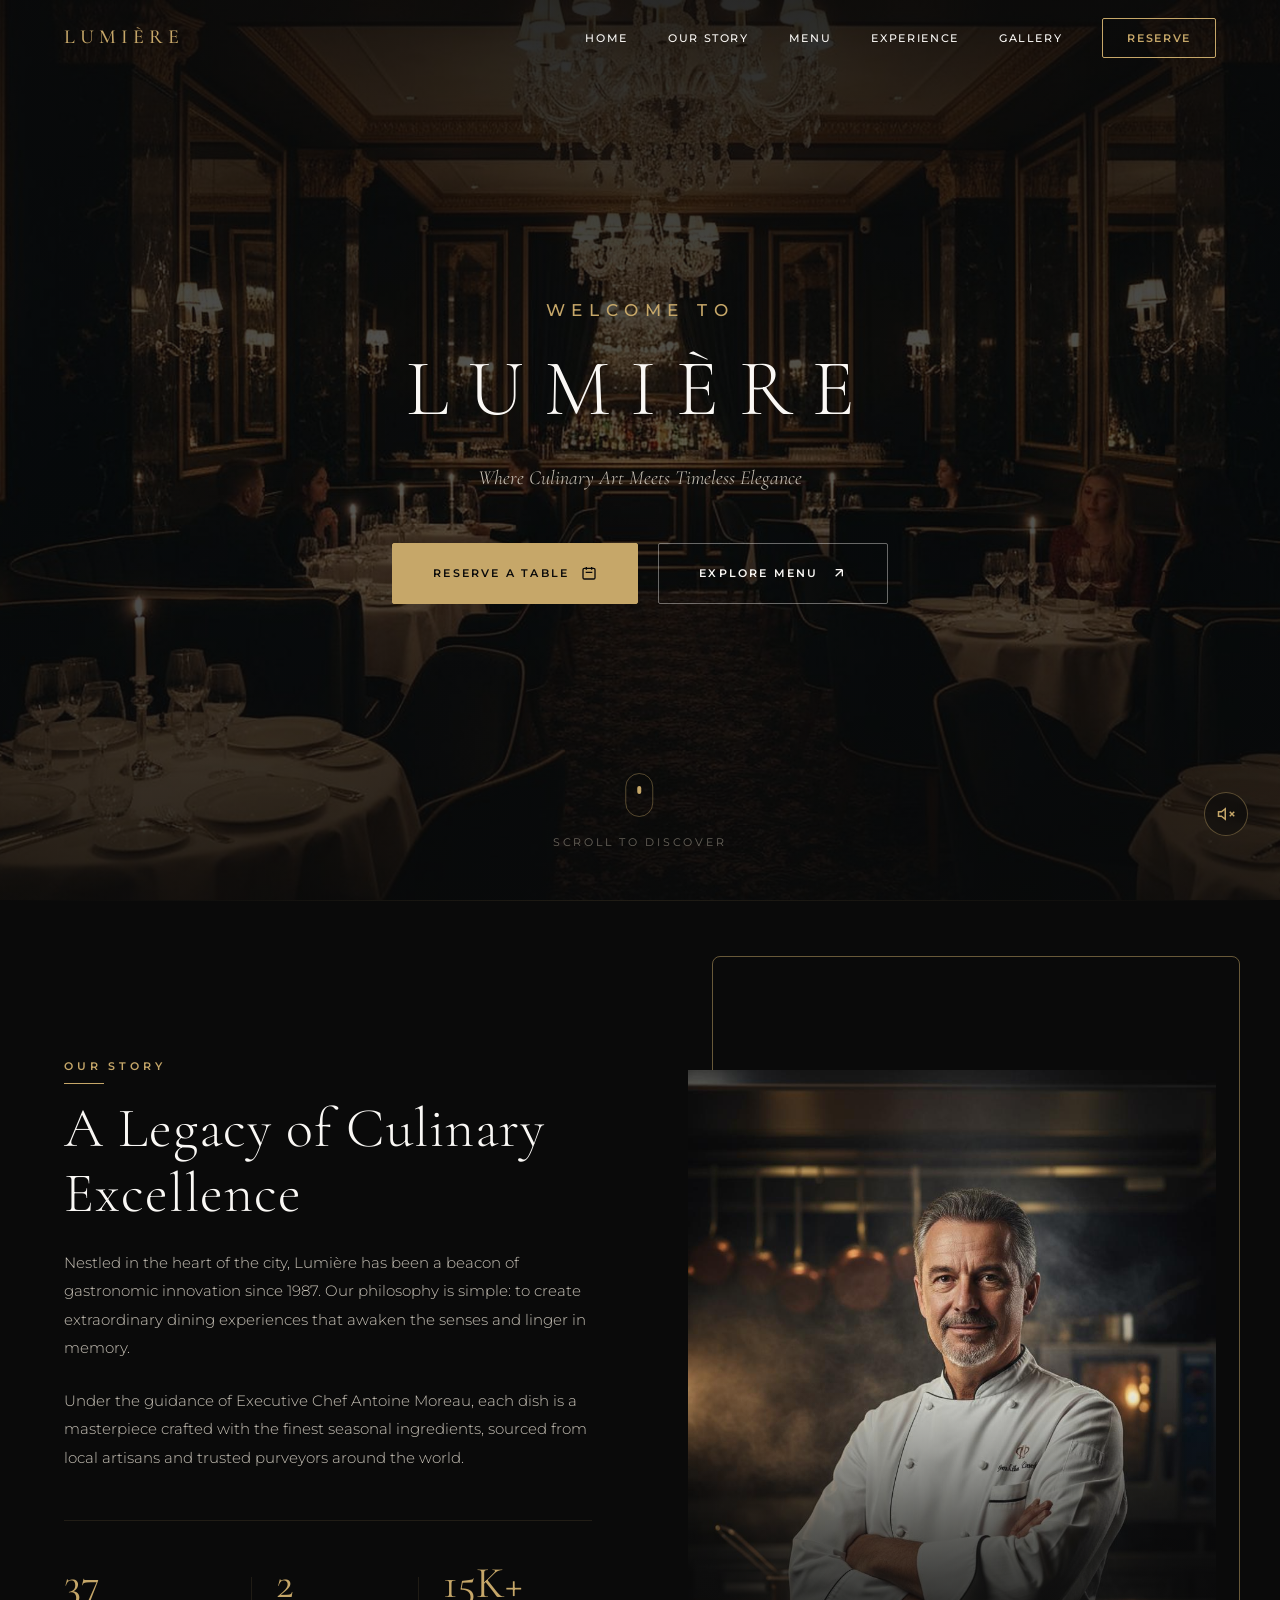
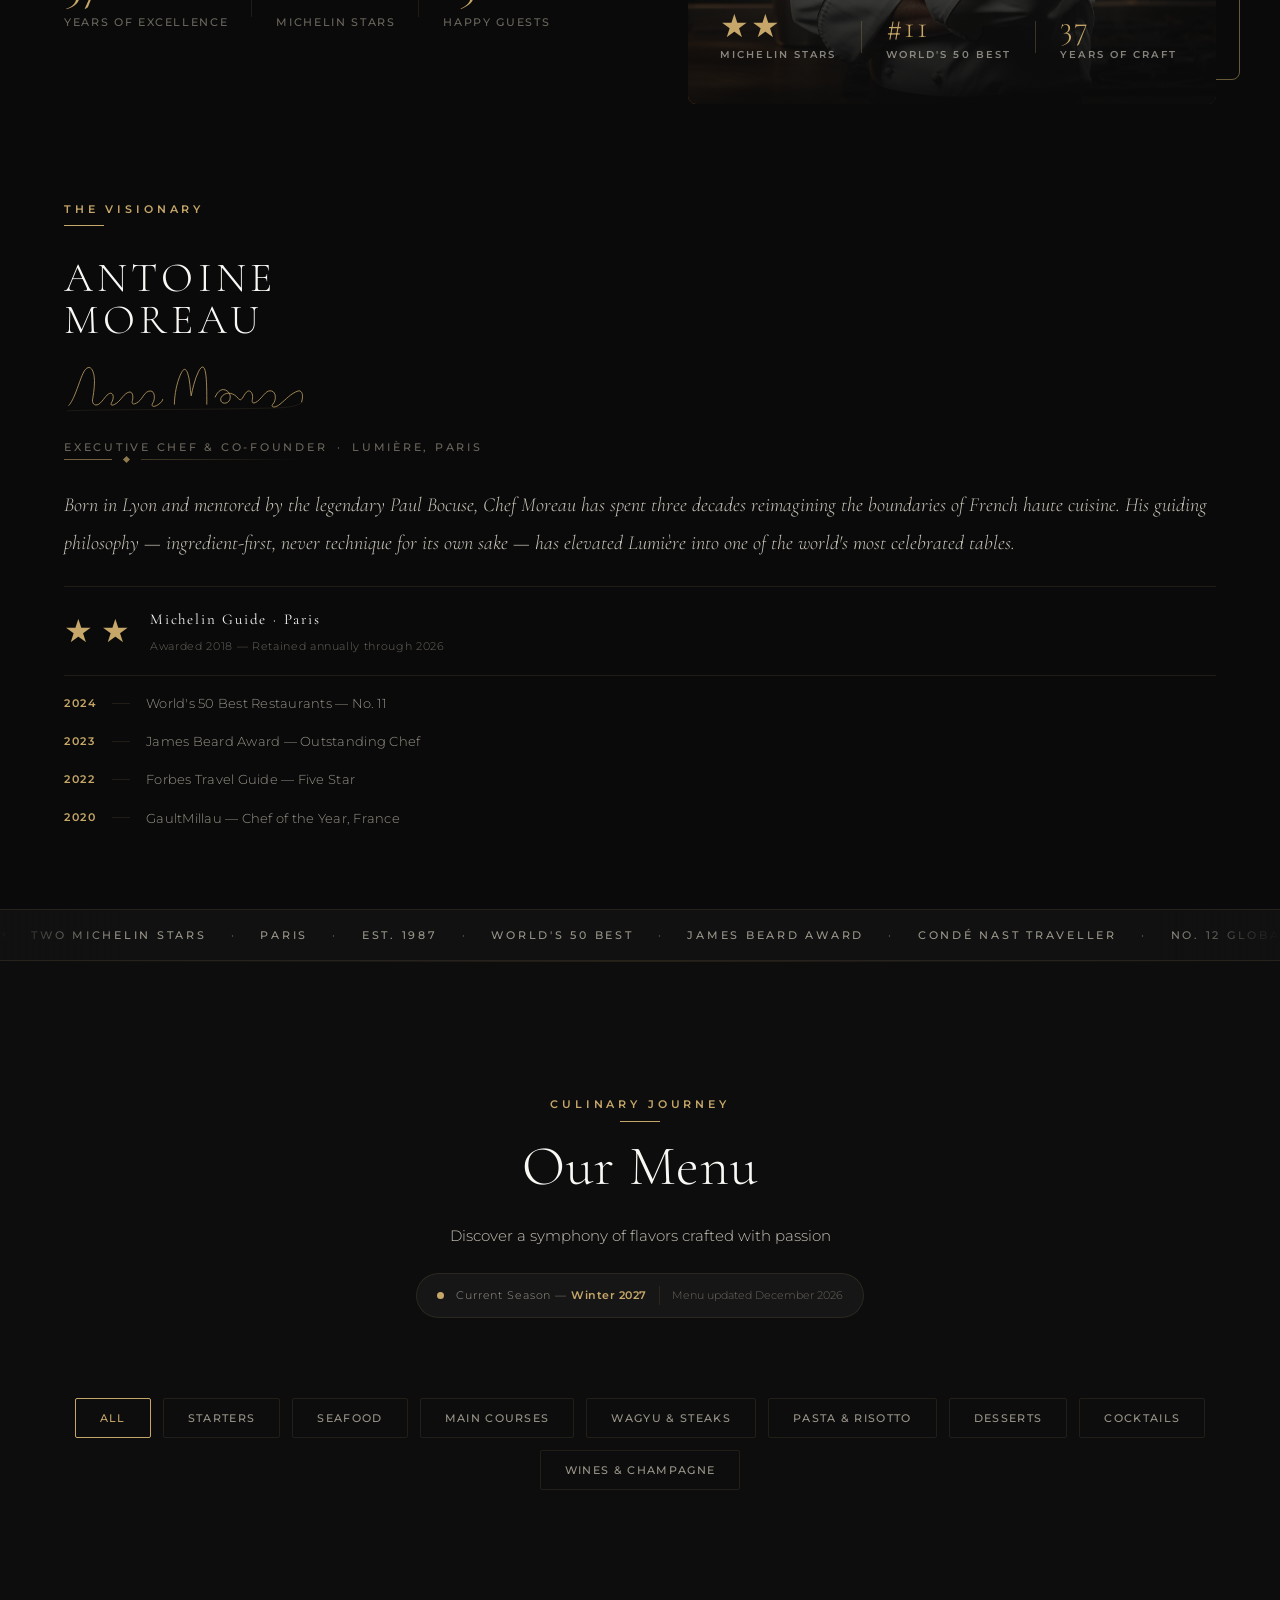
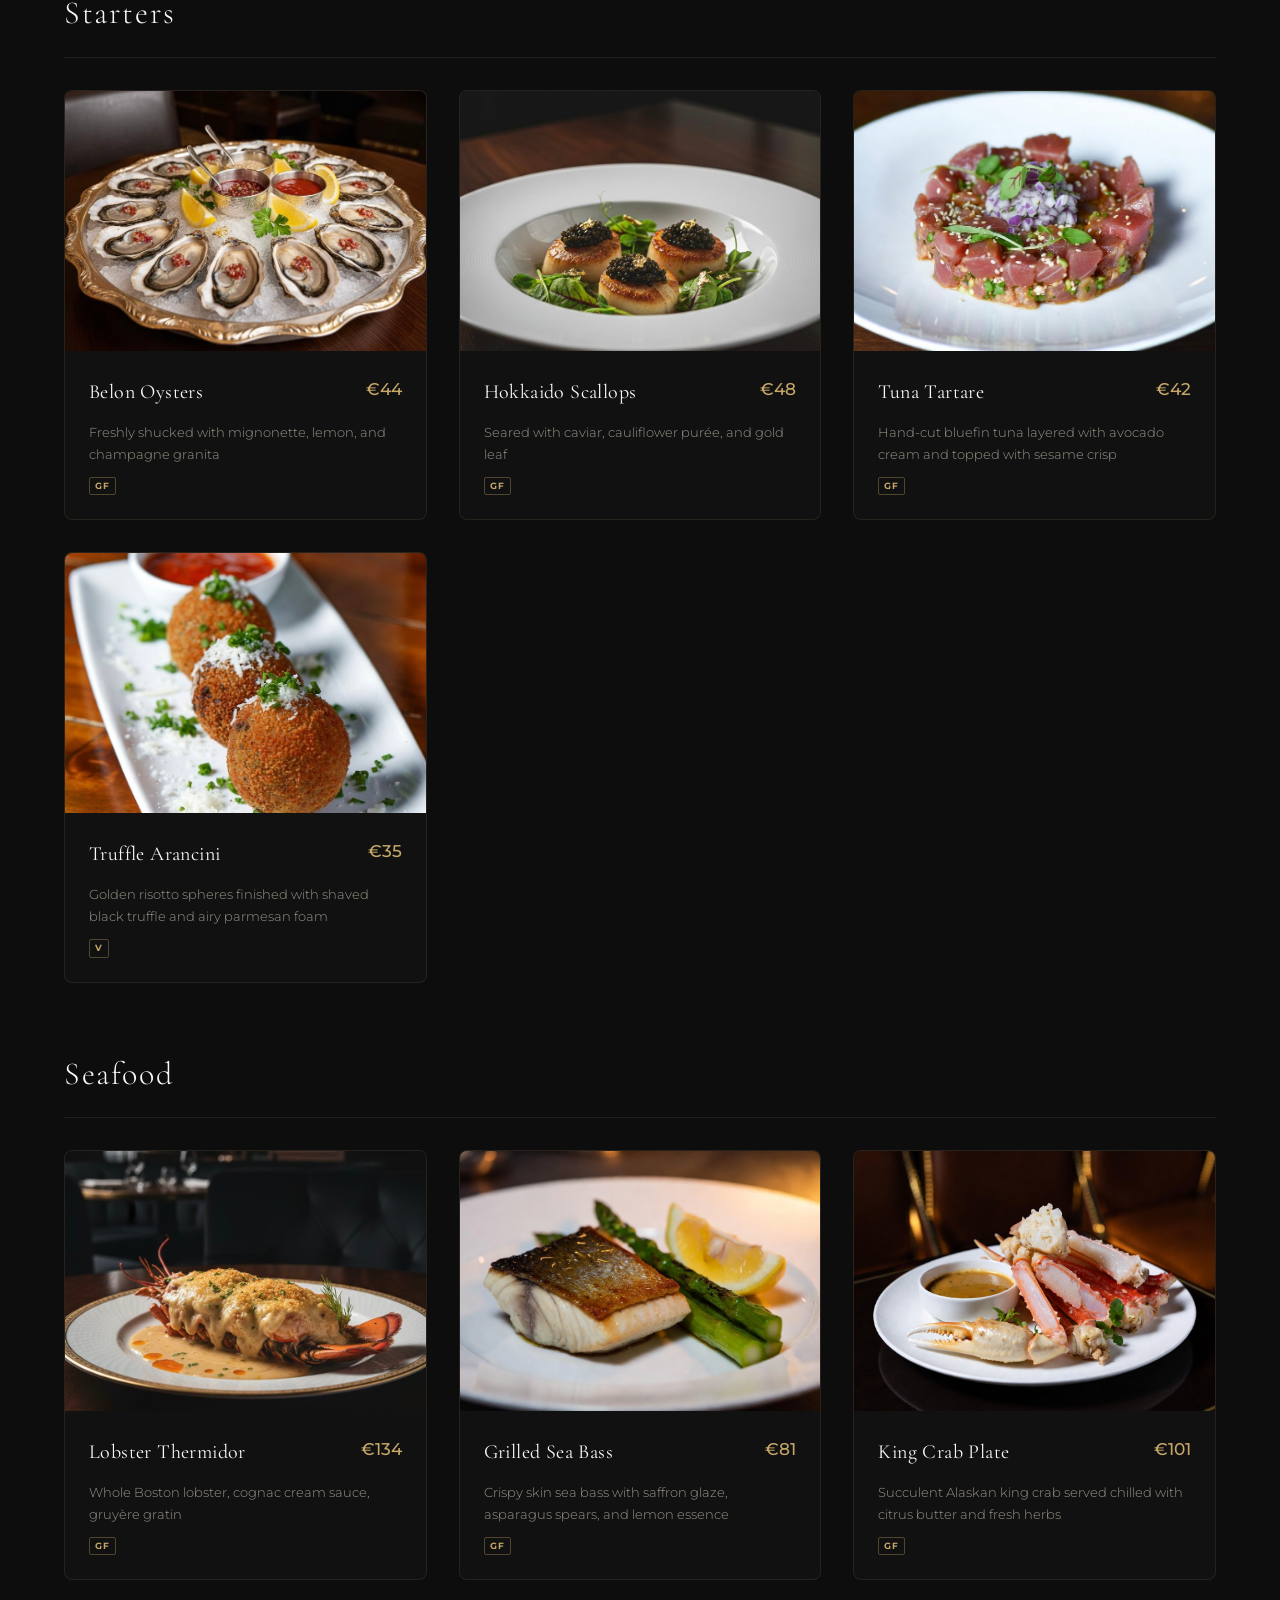
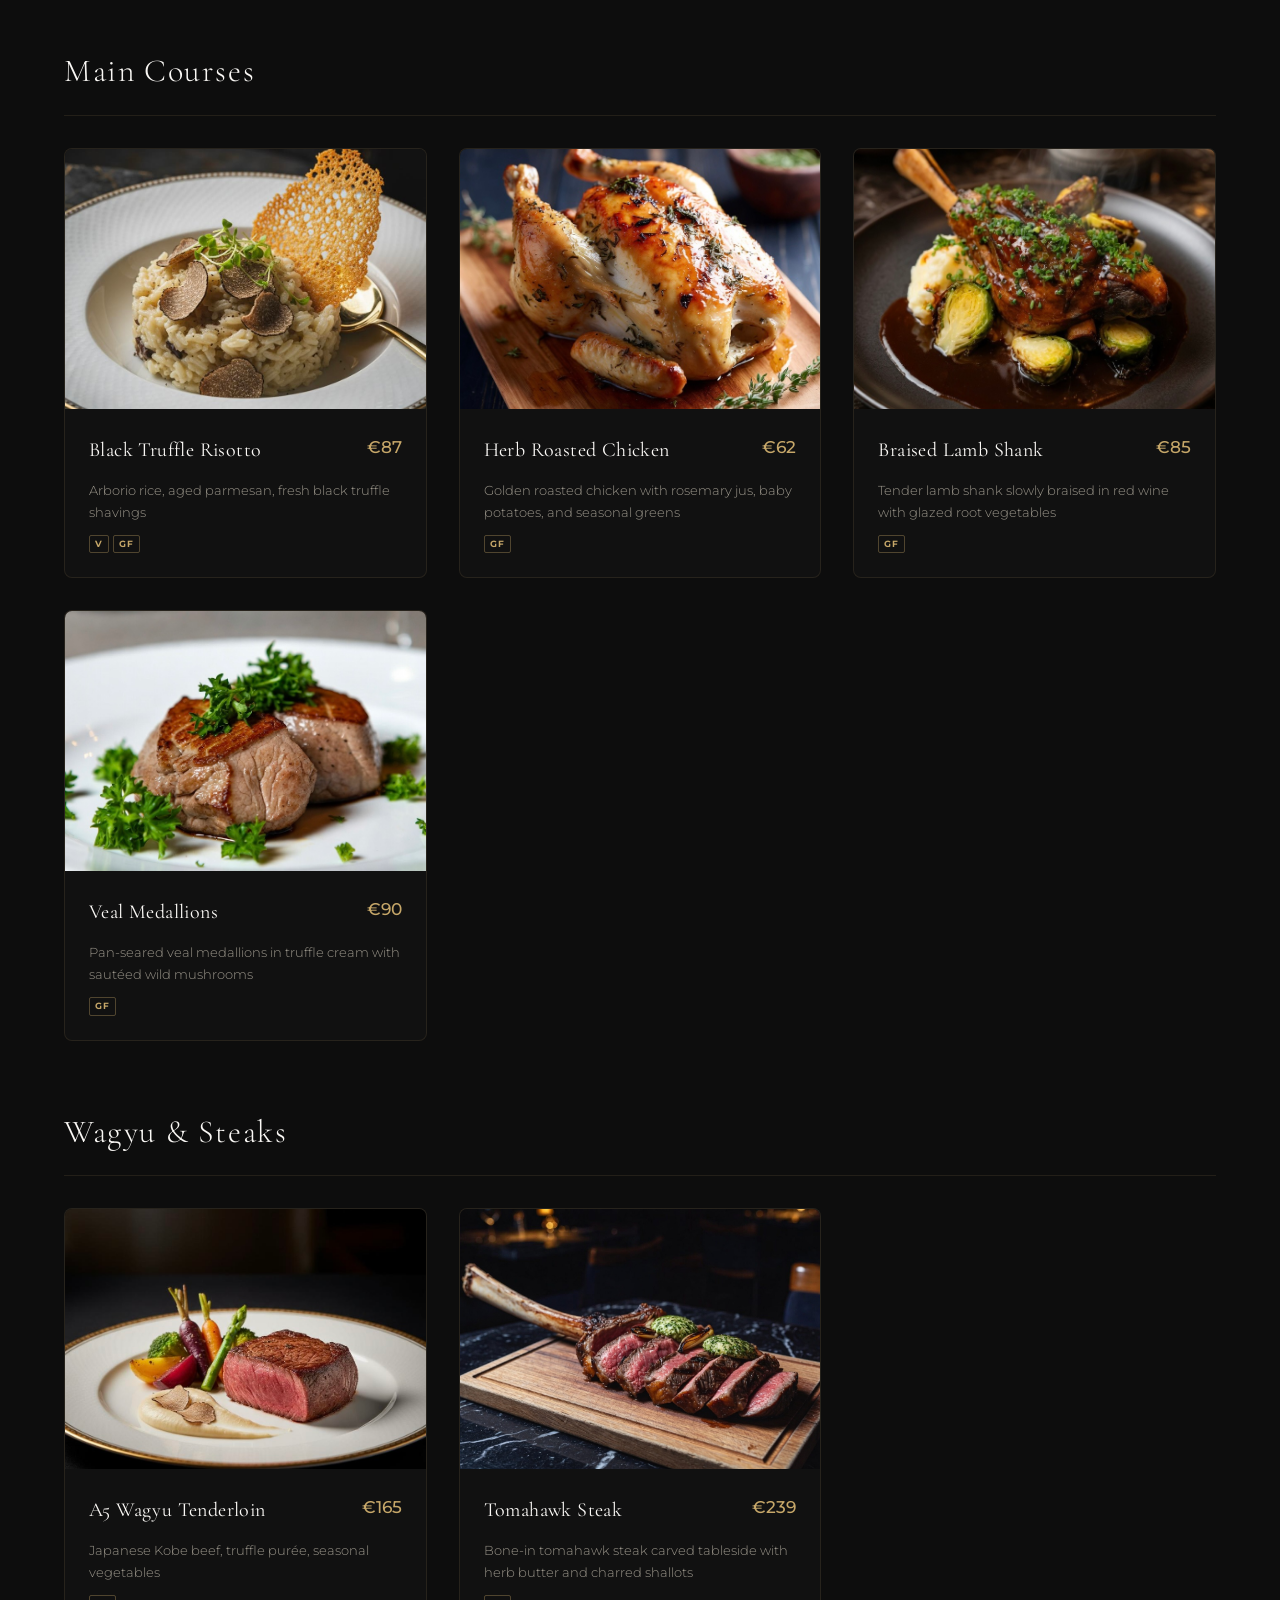
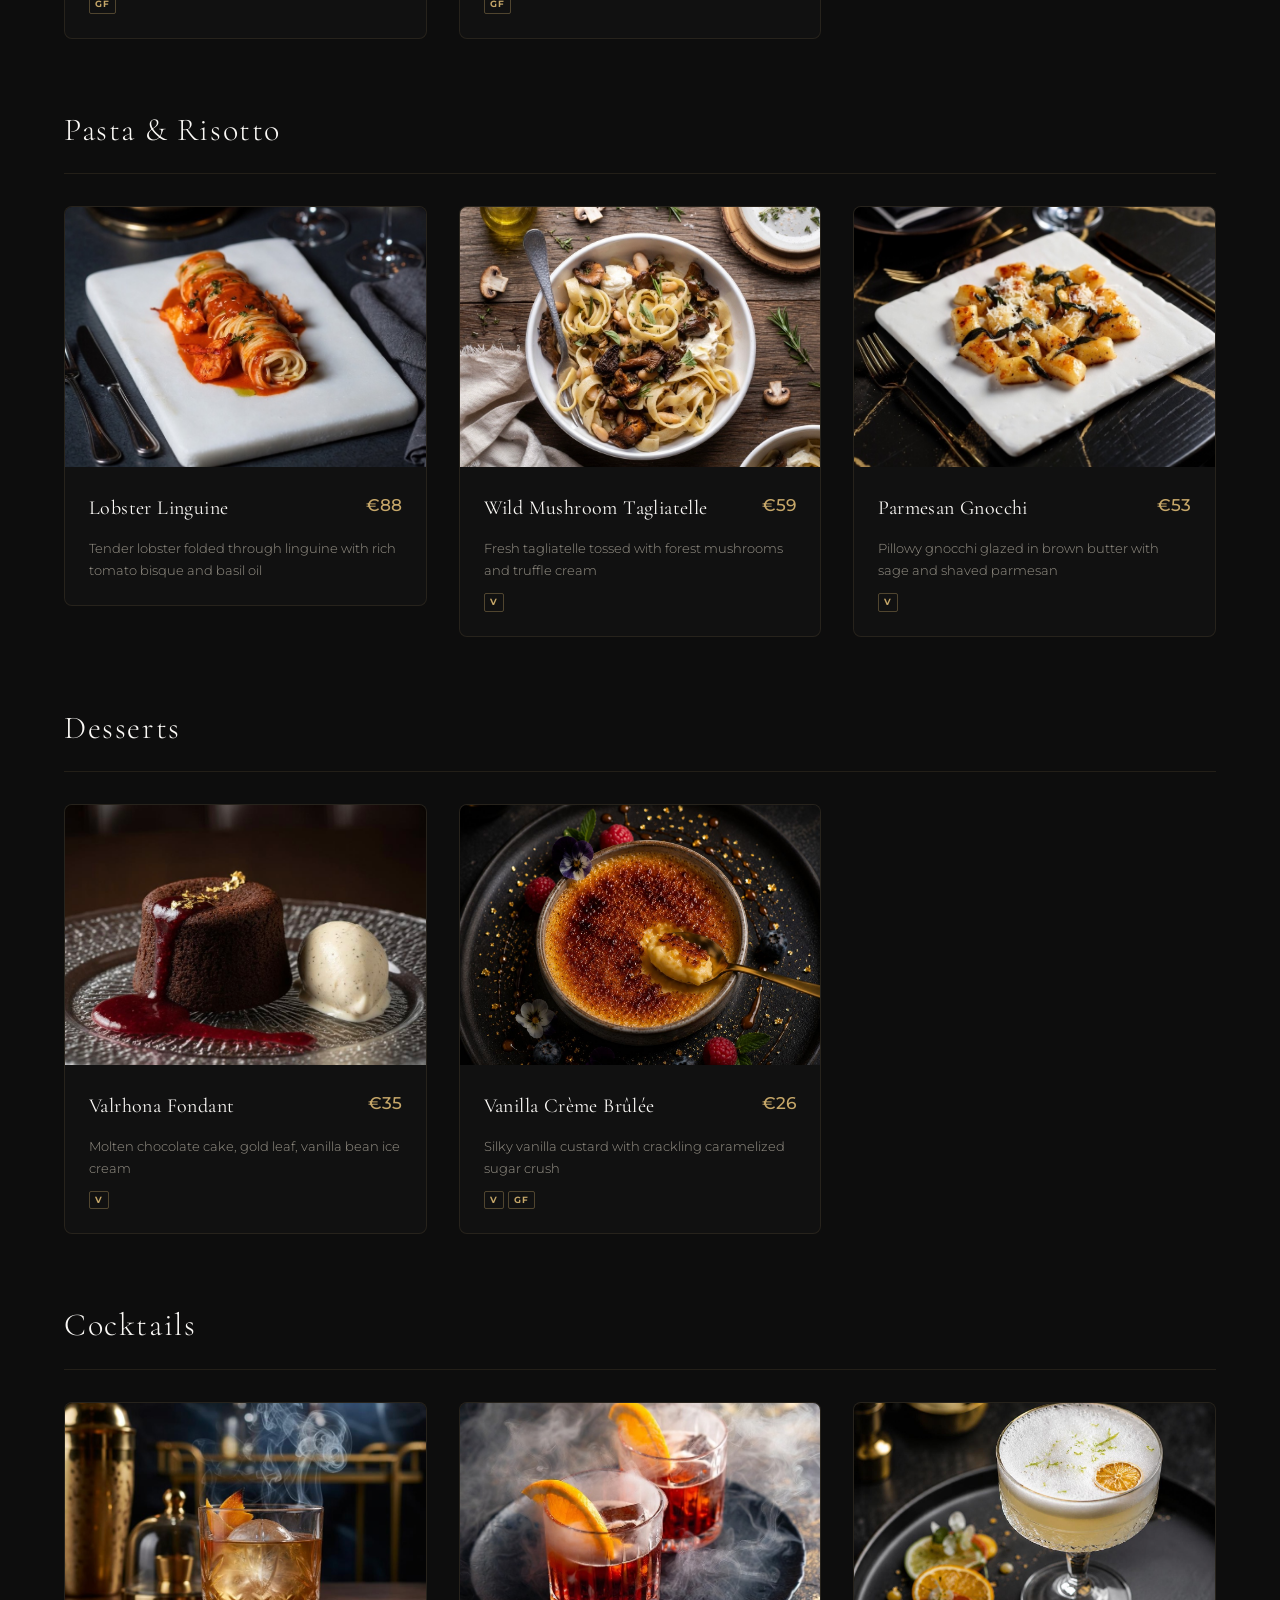
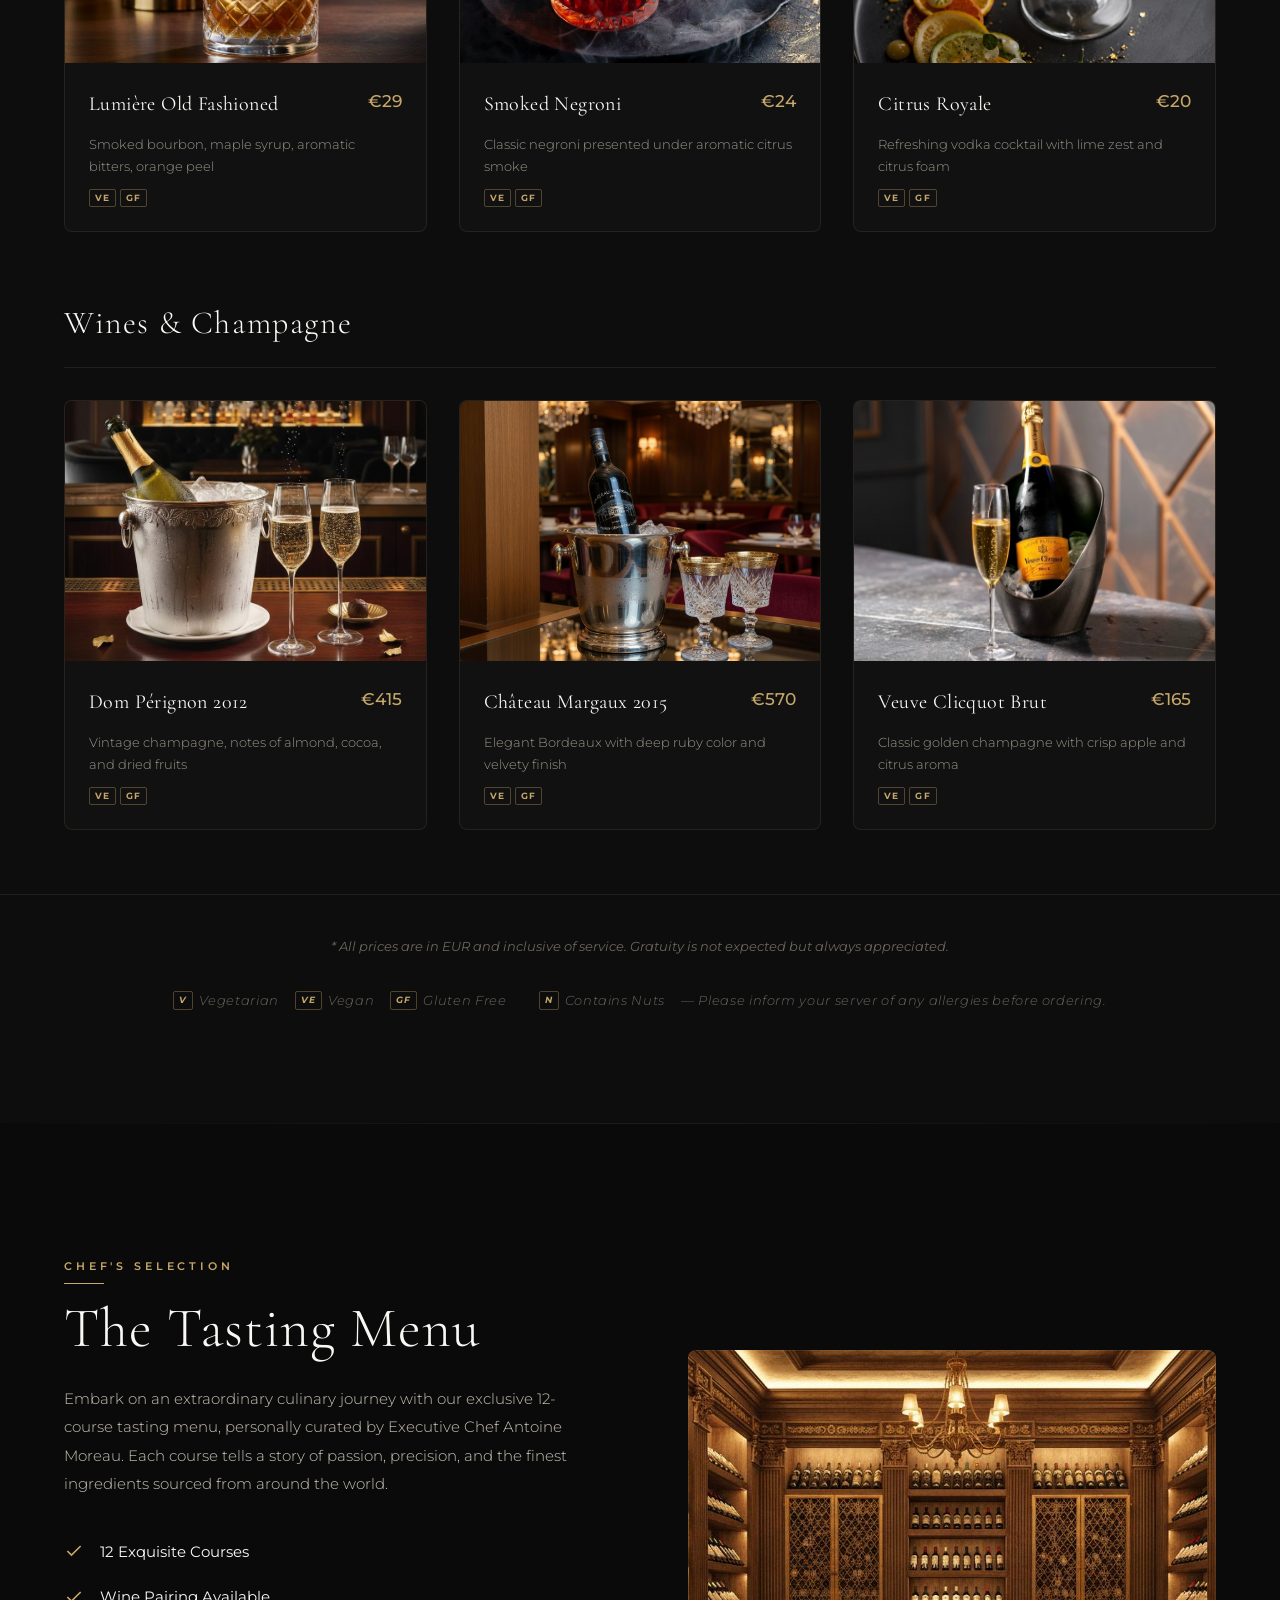
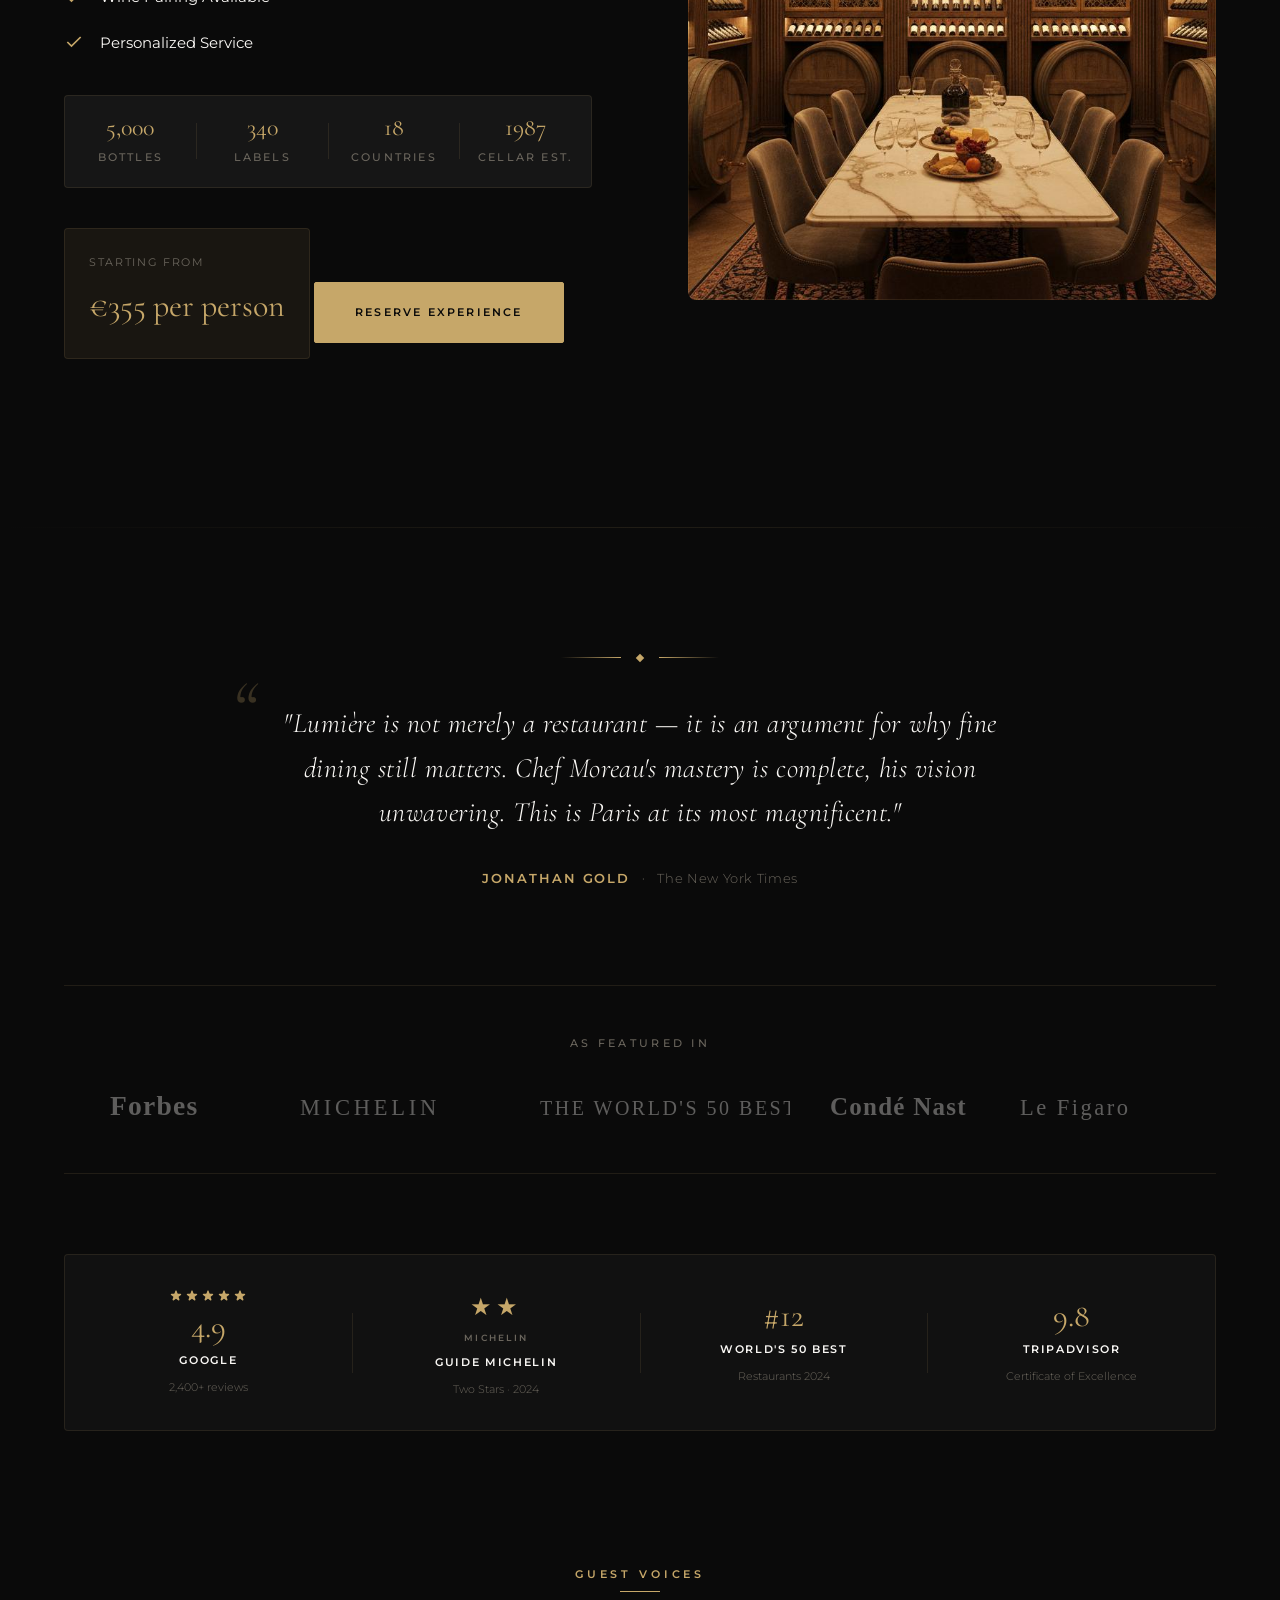
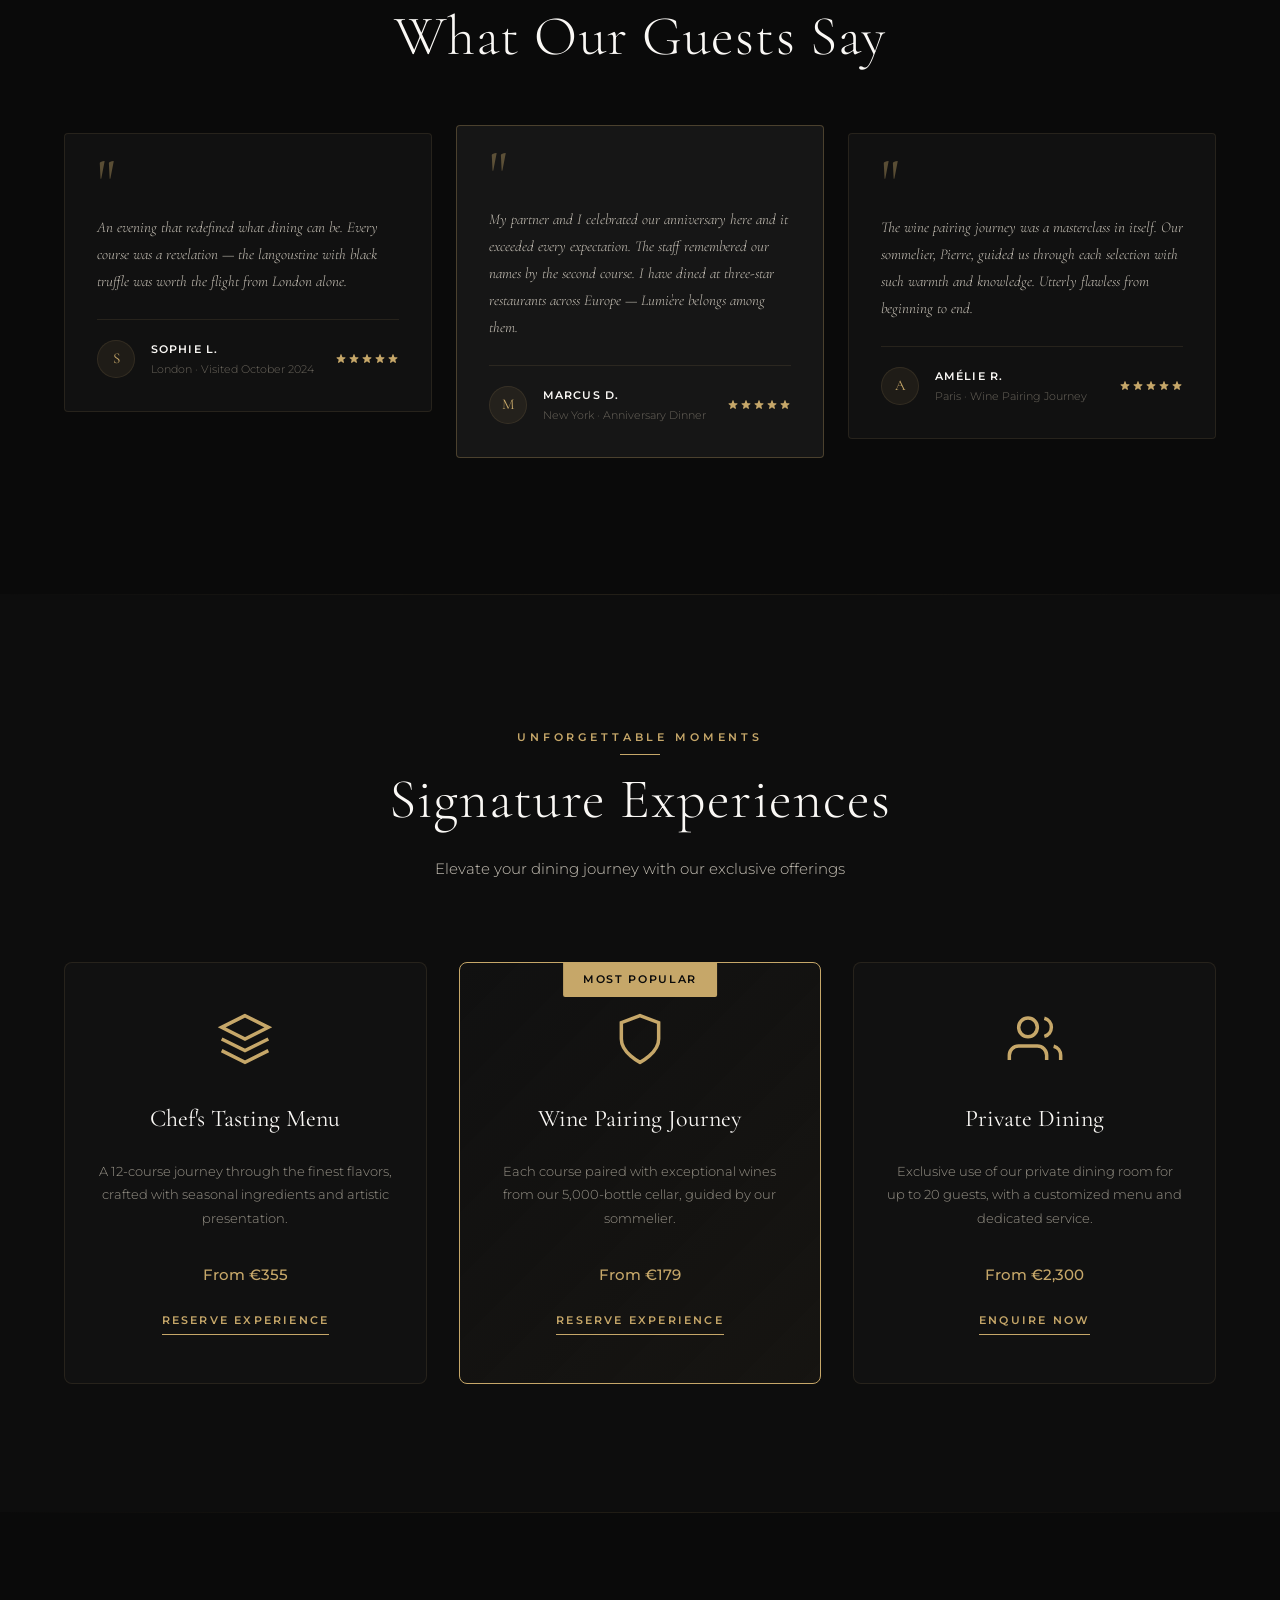
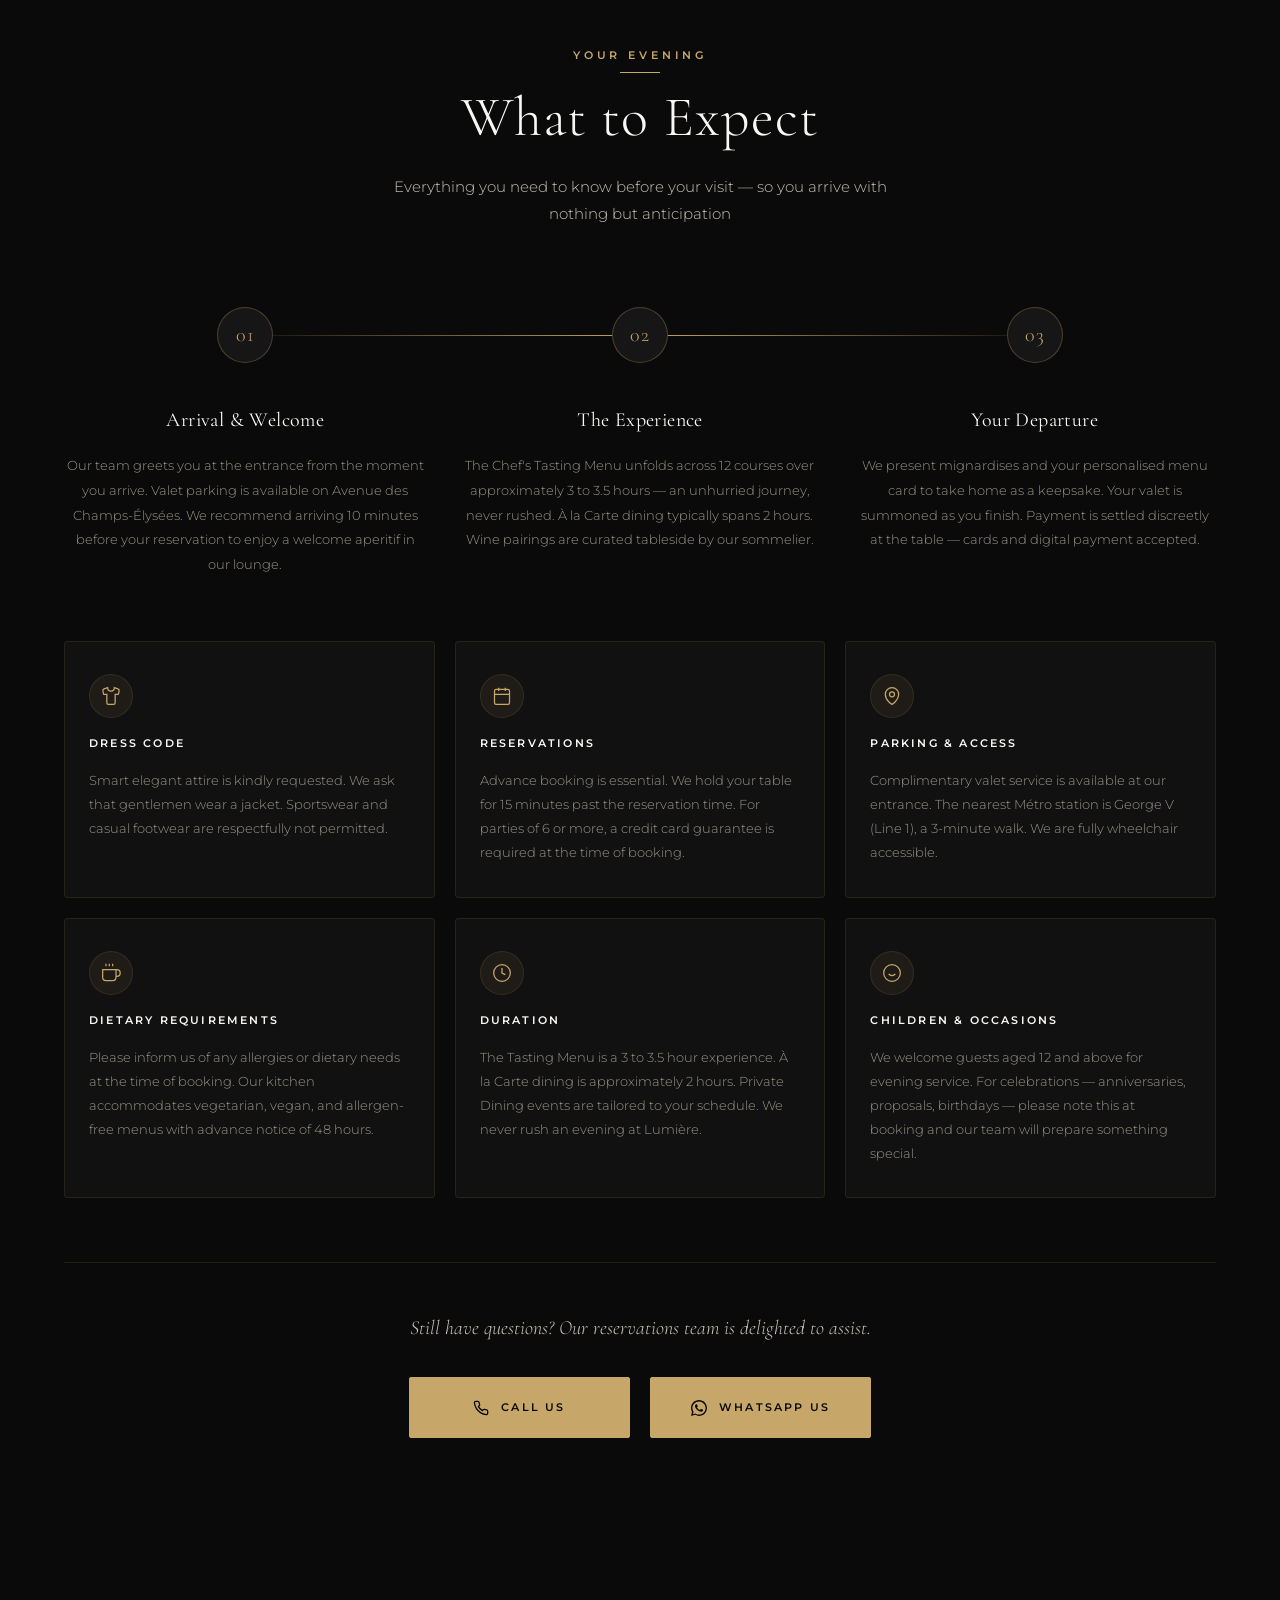
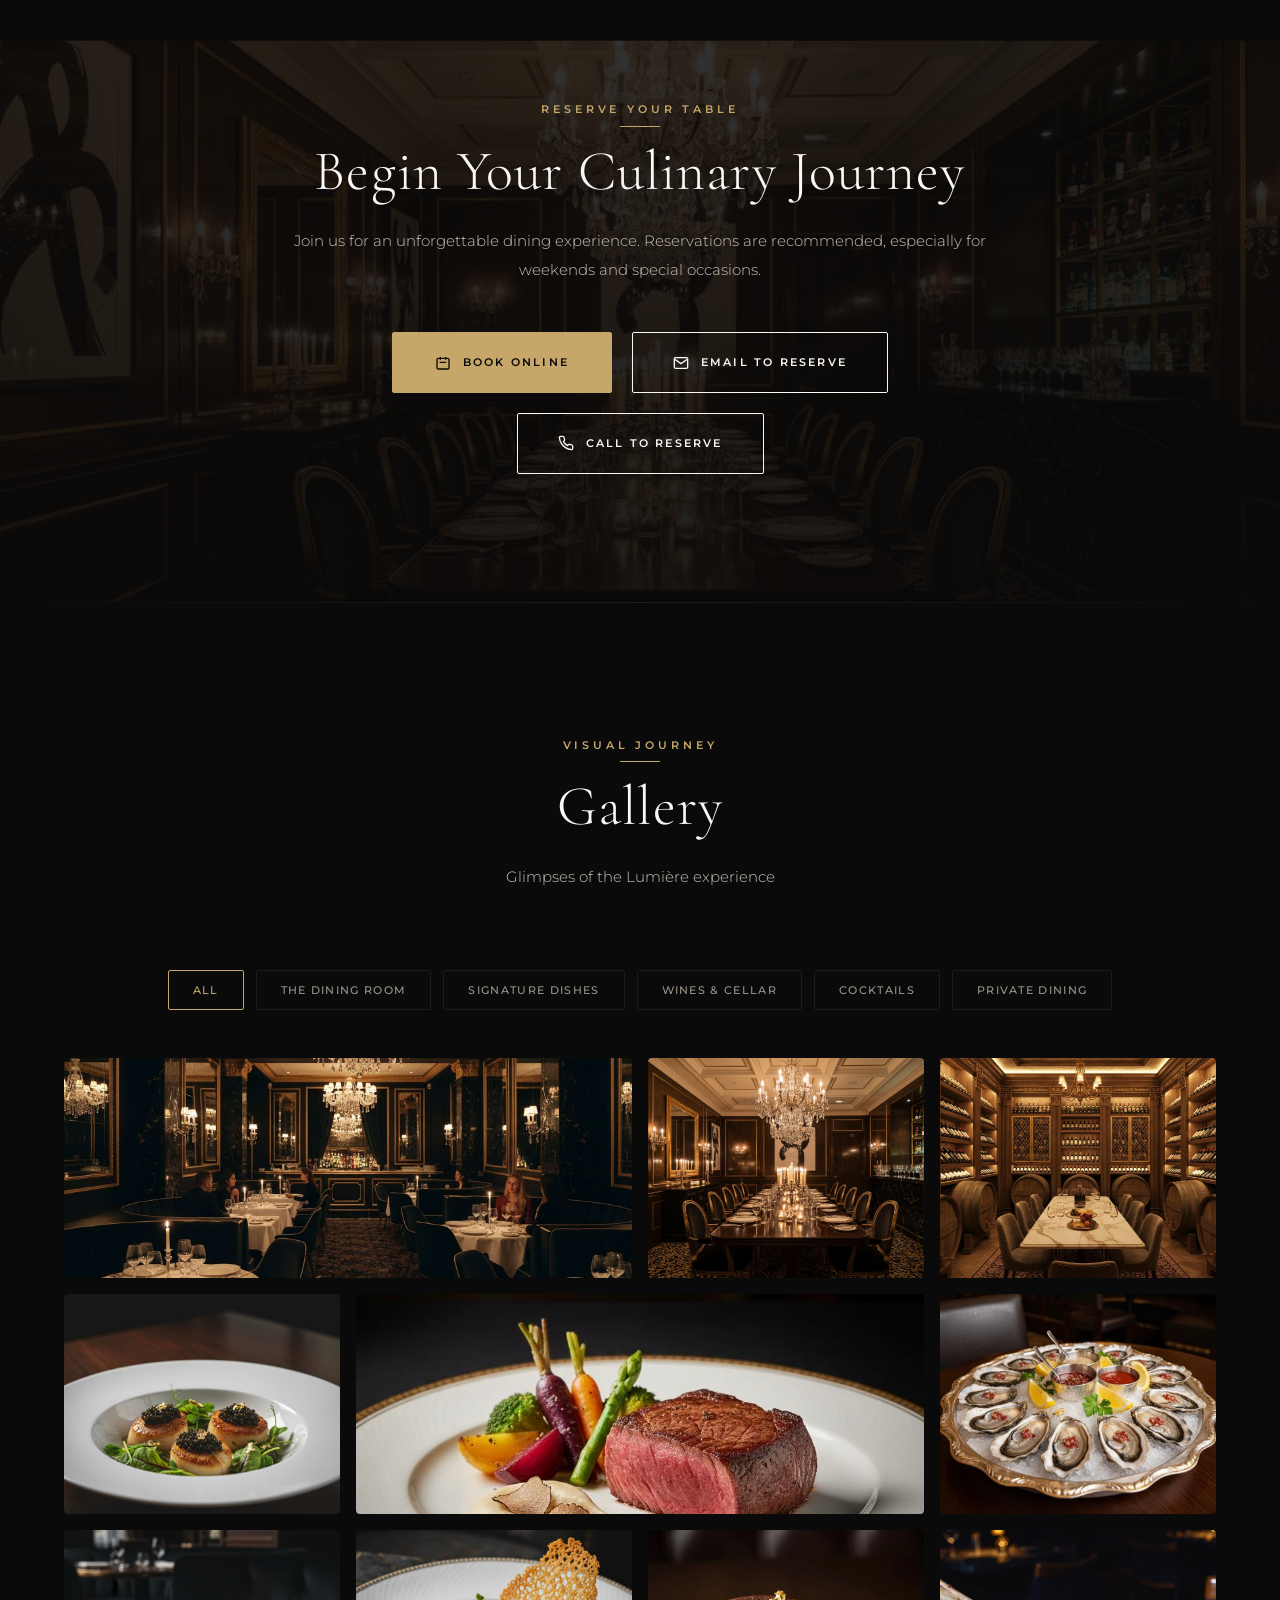
<file: index.html>
<!DOCTYPE html>
<html lang="en">
<head>
    <meta charset="UTF-8">
    <meta name="viewport" content="width=device-width, initial-scale=1.0">
    <title>Lumière | Michelin-Star Fine Dining — Paris</title>
    <meta name="description" content="Lumière is a two Michelin-star fine dining restaurant in Paris. Experience 12-course tasting menus, award-winning cuisine, and timeless elegance crafted by Executive Chef Antoine Moreau.">
    <meta name="keywords" content="Lumière restaurant, Michelin star Paris, fine dining Paris, Antoine Moreau chef, tasting menu Paris, luxury restaurant">
    <meta name="robots" content="index, follow">
    <link rel="canonical" href="https://YOUR-DOMAIN-HERE.com/">

    <!-- Favicon -->
    <link rel="icon" href="favicon.svg" type="image/svg+xml">
    <link rel="apple-touch-icon" href="favicon.svg">

    <!-- Open Graph / Social Sharing -->
    <meta property="og:type" content="restaurant">
    <meta property="og:url" content="https://YOUR-DOMAIN-HERE.com/">
    <meta property="og:title" content="Lumière | Michelin-Star Fine Dining — Paris">
    <meta property="og:description" content="Two Michelin stars. Thirty-seven years of culinary excellence. Experience the extraordinary at Lumière, Paris.">
    <meta property="og:image" content="https://YOUR-DOMAIN-HERE.com/images/hero-bg.jpg">
    <meta property="og:image:width" content="1200">
    <meta property="og:image:height" content="630">
    <meta property="og:site_name" content="Lumière Fine Dining">
    <meta property="og:locale" content="en_US">

    <!-- Twitter Card -->
    <meta name="twitter:card" content="summary_large_image">
    <meta name="twitter:title" content="Lumière | Michelin-Star Fine Dining — Paris">
    <meta name="twitter:description" content="Two Michelin stars. Thirty-seven years of culinary excellence. Experience the extraordinary at Lumière, Paris.">
    <meta name="twitter:image" content="https://YOUR-DOMAIN-HERE.com/images/hero-bg.jpg">

    <!-- Structured Data: Restaurant -->
    <script type="application/ld+json">
    {
      "@context": "https://schema.org",
      "@type": "Restaurant",
      "name": "Lumière",
      "description": "Two Michelin-star fine dining restaurant in Paris, offering extraordinary tasting menus crafted by Executive Chef Antoine Moreau.",
      "url": "https://YOUR-DOMAIN-HERE.com",
      "logo": "https://YOUR-DOMAIN-HERE.com/favicon.svg",
      "image": "https://YOUR-DOMAIN-HERE.com/images/hero-bg.jpg",
      "telephone": "+33123456789",
      "email": "reservations@lumiere.com",
      "priceRange": "$$$$",
      "currenciesAccepted": "EUR",
      "servesCuisine": ["French", "Contemporary", "Fine Dining"],
      "starRating": {
        "@type": "Rating",
        "ratingValue": "2",
        "bestRating": "3",
        "ratingExplanation": "Two Michelin Stars"
      },
      "address": {
        "@type": "PostalAddress",
        "streetAddress": "42 Avenue des Champs-Élysées",
        "addressLocality": "Paris",
        "addressRegion": "Île-de-France",
        "postalCode": "75008",
        "addressCountry": "FR"
      },
      "geo": {
        "@type": "GeoCoordinates",
        "latitude": 48.8698,
        "longitude": 2.3078
      },
      "openingHoursSpecification": [
        { "@type": "OpeningHoursSpecification", "dayOfWeek": ["Tuesday","Wednesday","Thursday"], "opens": "17:00", "closes": "22:00" },
        { "@type": "OpeningHoursSpecification", "dayOfWeek": ["Friday","Saturday"], "opens": "17:00", "closes": "23:00" },
        { "@type": "OpeningHoursSpecification", "dayOfWeek": ["Sunday"], "opens": "12:00", "closes": "15:00" },
        { "@type": "OpeningHoursSpecification", "dayOfWeek": ["Sunday"], "opens": "18:00", "closes": "21:00" }
      ],
      "hasMap": "https://maps.google.com/?q=42+Avenue+des+Champs-Elysees+Paris",
      "reservations": "https://YOUR-DOMAIN-HERE.com/reservation.html",
      "menu": "https://YOUR-DOMAIN-HERE.com/#menu"
    }
    </script>

    <!-- Google Fonts -->
    <link rel="preconnect" href="https://fonts.googleapis.com">
    <link rel="preconnect" href="https://fonts.gstatic.com" crossorigin>
    <link href="https://fonts.googleapis.com/css2?family=Cormorant+Garamond:ital,wght@0,300;0,400;0,500;0,600;0,700;1,300;1,400&family=Montserrat:wght@300;400;500;600&display=swap" rel="stylesheet">
    
    <!-- CSS -->
    <link rel="stylesheet" href="style.css">

    <!-- ================================================
     ANALYTICS — Replace with your tracking scripts
     Google Analytics 4:
     https://analytics.google.com
     ================================================ -->
    <!-- <script async src="https://www.googletagmanager.com/gtag/js?id=G-XXXXXXXXXX"></script> -->
    <!-- <script>
        window.dataLayer = window.dataLayer || [];
        function gtag(){dataLayer.push(arguments);}
        gtag('js', new Date());
        gtag('config', 'G-XXXXXXXXXX');
    </script> -->
    <script src="config.js"></script>
</head>
<body>
    <!-- Sticky Mobile Reserve Button -->
    <a href="reservation.html" class="sticky-reserve" id="stickyReserve" aria-label="Reserve a table">
        <svg viewBox="0 0 24 24" fill="none" stroke="currentColor" stroke-width="2">
            <path d="M8 7V3m8 4V3m-9 8h10M5 21h14a2 2 0 0 0 2-2V7a2 2 0 0 0-2-2H5a2 2 0 0 0-2 2v12a2 2 0 0 0 2 2z"/>
        </svg>
        <span>Reserve a Table</span>
    </a>

    <!-- Page Loader -->
    <div class="page-loader">
        <div class="loader-logo">
            <span>L</span><span>U</span><span>M</span><span>I</span><span>È</span><span>R</span><span>E</span>
        </div>
        <div class="loader-line"></div>
    </div>

    <!-- Navigation -->
    <nav class="navbar" id="navbar">
        <div class="nav-container">
            <a href="#" class="nav-logo">
                <span class="logo-text">Lumière</span>
            </a>
            
            <ul class="nav-menu" id="navMenu">
                <li><a href="#home" class="nav-link">Home</a></li>
                <li><a href="#about" class="nav-link">Our Story</a></li>
                <li><a href="#menu" class="nav-link">Menu</a></li>
                <li><a href="#experience" class="nav-link">Experience</a></li>
                <li><a href="#gallery" class="nav-link">Gallery</a></li>
                <li><a href="reservation.html" class="nav-cta">Reserve</a></li>
            </ul>
            
            <button class="nav-toggle" id="navToggle" aria-label="Toggle navigation">
                <span class="hamburger"></span>
            </button>
        </div>
    </nav>

    <!-- Hero Section -->
    <section class="hero" id="home">
        <div class="hero-bg">
            <video 
                class="hero-video" 
                autoplay 
                muted 
                loop 
                playsinline
                webkit-playsinline
                x5-playsinline>
                <source src="images/hero-bg-mobile.mp4" type="video/mp4" media="(max-width: 768px)">
                <source src="images/hero-bg.mp4" type="video/mp4">
            </video>
            <div class="hero-overlay"></div>
        </div>
        
        <div class="hero-content">
            <p class="hero-subtitle">Welcome to</p>
            <h1 class="hero-title">Lumière</h1>
            <p class="hero-tagline">Where Culinary Art Meets Timeless Elegance</p>
            <div class="hero-cta">
                <div class="hero-cta-wrap">
                    <a href="reservation.html" class="magnetic-btn hero-cta-primary">
                        <span>Reserve a Table</span>
                        <svg viewBox="0 0 24 24" fill="none" stroke="currentColor" stroke-width="2">
                            <path d="M8 7V3m8 4V3m-9 8h10M5 21h14a2 2 0 0 0 2-2V7a2 2 0 0 0-2-2H5a2 2 0 0 0-2 2v12a2 2 0 0 0 2 2z"/>
                        </svg>
                    </a>
                </div>
                <div class="hero-cta-wrap">
                    <a href="#menu" class="magnetic-btn hero-cta-secondary">
                        <span>Explore Menu</span>
                        <svg viewBox="0 0 24 24" fill="none" stroke="currentColor" stroke-width="2">
                            <path d="M7 17L17 7M17 7H7M17 7V17"/>
                        </svg>
                    </a>
                </div>
            </div>
        </div>
        
        <div class="scroll-indicator">
            <div class="scroll-mouse">
                <div class="scroll-wheel"></div>
            </div>
            <span class="scroll-text">Scroll to discover</span>
        </div>

        <button class="audio-toggle" id="audioToggle" aria-label="Toggle ambient sound">
            <!-- Muted icon — shows by default (X on speaker) -->
            <svg id="audioIconOff" viewBox="0 0 24 24" fill="none" stroke="currentColor" stroke-width="2" style="display:block;">
                <polygon points="11 5 6 9 2 9 2 15 6 15 11 19 11 5"/>
                <line x1="23" y1="9" x2="17" y2="15"/>
                <line x1="17" y1="9" x2="23" y2="15"/>
            </svg>
            <!-- Playing icon — shows when audio is on (waves on speaker) -->
            <svg id="audioIconOn" viewBox="0 0 24 24" fill="none" stroke="currentColor" stroke-width="2" style="display:none;">
                <polygon points="11 5 6 9 2 9 2 15 6 15 11 19 11 5"/>
                <path d="M15.54 8.46a5 5 0 0 1 0 7.07"/>
                <path d="M19.07 4.93a10 10 0 0 1 0 14.14"/>
            </svg>
        </button>
    </section>

    <!-- About Section -->
    <section class="about" id="about">
        <div class="container">
            <div class="about-grid">
                <div class="about-content">
                    <span class="section-label section-label--sweep">Our Story</span>
                    <h2 class="section-title">A Legacy of Culinary Excellence</h2>
                    <p class="about-text">
                        Nestled in the heart of the city, Lumière has been a beacon of gastronomic innovation since 1987. Our philosophy is simple: to create extraordinary dining experiences that awaken the senses and linger in memory.
                    </p>
                    <p class="about-text">
                        Under the guidance of Executive Chef Antoine Moreau, each dish is a masterpiece crafted with the finest seasonal ingredients, sourced from local artisans and trusted purveyors around the world.
                    </p>
                    <div class="about-stats">
                        <div class="stat-item">
                            <span class="stat-number">37</span>
                            <span class="stat-label">Years of Excellence</span>
                        </div>
                        <div class="stat-item">
                            <span class="stat-number">2</span>
                            <span class="stat-label">Michelin Stars</span>
                        </div>
                        <div class="stat-item">
                            <span class="stat-number">15K+</span>
                            <span class="stat-label">Happy Guests</span>
                        </div>
                    </div>
                </div>
                <div class="about-image-wrapper">
                    <div class="about-image">
                        <img src="images/chef.jpg" alt="Executive Chef Antoine Moreau" loading="lazy">
                        <div class="chef-portrait-accolades">
                            <div class="portrait-accolade">
                                <span class="portrait-accolade-value">★★</span>
                                <span class="portrait-accolade-label">Michelin Stars</span>
                            </div>
                            <div class="portrait-accolade-sep"></div>
                            <div class="portrait-accolade">
                                <span class="portrait-accolade-value">#11</span>
                                <span class="portrait-accolade-label">World's 50 Best</span>
                            </div>
                            <div class="portrait-accolade-sep"></div>
                            <div class="portrait-accolade">
                                <span class="portrait-accolade-value">37</span>
                                <span class="portrait-accolade-label">Years of Craft</span>
                            </div>
                        </div>
                    </div>
                    <div class="about-accent"></div>
                </div>
                <div class="chef-editorial">
                    <div class="chef-editorial-header">
                        <span class="section-label section-label--sweep">The Visionary</span>
                        <h2 class="chef-editorial-name">Antoine<br>Moreau</h2>
                        <div class="chef-signature" aria-hidden="true">
                            <svg viewBox="0 0 400 95" fill="none" xmlns="http://www.w3.org/2000/svg">
                                <path class="sig-path"
                                    d="M 8 74 C 12 70 16 62 22 46 C 28 30 32 16 38 12 C 44 8 48 14 50 24 C 52 34 50 50 48 62 C 46 70 50 76 58 72 C 66 66 70 56 76 54 C 82 52 84 60 80 68 C 76 74 80 76 88 70 C 96 64 100 54 108 52 C 114 50 116 58 114 66 C 112 72 116 74 124 68 C 132 62 134 50 144 50 C 152 50 152 64 148 70 C 144 76 150 78 158 72 C 164 68 166 62 164 64"
                                    stroke="#C6A769" stroke-width="1.3" stroke-linecap="round" stroke-linejoin="round"/>
                                <path class="sig-path sig-path-delay"
                                    d="M 184 72 C 184 62 186 44 192 28 C 198 12 202 10 206 20 C 210 30 210 48 212 58 C 214 48 218 30 224 18 C 230 6 234 8 236 20 C 238 32 238 52 238 72"
                                    stroke="#C6A769" stroke-width="1.3" stroke-linecap="round" stroke-linejoin="round"/>
                                <path class="sig-path sig-path-delay-2"
                                    d="M 252 60 C 256 50 264 44 272 50 C 280 56 278 68 270 70 C 262 72 258 64 264 58 C 272 50 284 54 290 62 C 296 70 298 58 304 52 C 310 46 316 54 314 64 C 312 72 318 72 326 64 C 334 56 338 48 346 50 C 354 52 354 66 348 72 C 344 76 350 80 360 72 C 370 64 378 54 390 50 C 396 48 400 56 396 68"
                                    stroke="#C6A769" stroke-width="1.3" stroke-linecap="round" stroke-linejoin="round"/>
                                <path class="sig-path sig-path-delay-2"
                                    d="M 6 83 C 90 80 220 82 360 78 C 376 77 390 75 398 68"
                                    stroke="#C6A769" stroke-width="0.5" stroke-linecap="round" opacity="0.35"/>
                            </svg>
                        </div>
                        <p class="chef-editorial-role">Executive Chef &amp; Co-Founder &thinsp;&middot;&thinsp; Lumière, Paris</p>
                    </div>
    
                    <div class="chef-divider">
                        <span class="chef-divider-line"></span>
                        <span class="chef-divider-diamond"></span>
                        <span class="chef-divider-line chef-divider-line--fade"></span>
                    </div>
    
                    <p class="chef-bio">
                        Born in Lyon and mentored by the legendary Paul Bocuse, Chef Moreau has spent
                        three decades reimagining the boundaries of French haute cuisine. His guiding
                        philosophy — ingredient-first, never technique for its own sake — has elevated
                        Lumière into one of the world's most celebrated tables.
                    </p>
    
                    <div class="chef-michelin-row">
                        <div class="chef-michelin-stars">
                            <span class="chef-michelin-star" aria-hidden="true">★</span>
                            <span class="chef-michelin-star" aria-hidden="true">★</span>
                        </div>
                        <div class="chef-michelin-text">
                            <span class="chef-michelin-title">Michelin Guide · Paris</span>
                            <span class="chef-michelin-sub">Awarded 2018 &mdash; Retained annually through 2026</span>
                        </div>
                    </div>
    
                    <ul class="chef-accolades" aria-label="Chef accolades">
                        <li>
                            <span class="accolade-year">2024</span>
                            <span class="accolade-dash"></span>
                            <span class="accolade-name">World's 50 Best Restaurants &mdash; No.&thinsp;11</span>
                        </li>
                        <li>
                            <span class="accolade-year">2023</span>
                            <span class="accolade-dash"></span>
                            <span class="accolade-name">James Beard Award &mdash; Outstanding Chef</span>
                        </li>
                        <li>
                            <span class="accolade-year">2022</span>
                            <span class="accolade-dash"></span>
                            <span class="accolade-name">Forbes Travel Guide &mdash; Five Star</span>
                        </li>
                        <li>
                            <span class="accolade-year">2020</span>
                            <span class="accolade-dash"></span>
                            <span class="accolade-name">GaultMillau &mdash; Chef of the Year, France</span>
                        </li>
                    </ul>
                </div>
            </div>

            
        </div>
    </section>

    <!-- Marquee Ticker -->
    <div class="marquee-ticker" aria-hidden="true">
        <div class="marquee-track">
            <div class="marquee-content">
                <span class="marquee-star">★</span>
                <span>Two Michelin Stars</span>
                <span class="marquee-dot">·</span>
                <span>Paris</span>
                <span class="marquee-dot">·</span>
                <span>Est. 1987</span>
                <span class="marquee-dot">·</span>
                <span>World's 50 Best</span>
                <span class="marquee-dot">·</span>
                <span>James Beard Award</span>
                <span class="marquee-dot">·</span>
                <span>Condé Nast Traveller</span>
                <span class="marquee-dot">·</span>
                <span>No. 12 Globally</span>
                <span class="marquee-star">★</span>
                <span>Two Michelin Stars</span>
                <span class="marquee-dot">·</span>
                <span>Paris</span>
                <span class="marquee-dot">·</span>
                <span>Est. 1987</span>
                <span class="marquee-dot">·</span>
                <span>World's 50 Best</span>
                <span class="marquee-dot">·</span>
                <span>James Beard Award</span>
                <span class="marquee-dot">·</span>
                <span>Condé Nast Traveller</span>
                <span class="marquee-dot">·</span>
                <span>No. 12 Globally</span>
                <span class="marquee-star">★</span>
                <span>Two Michelin Stars</span>
                <span class="marquee-dot">·</span>
                <span>Paris</span>
                <span class="marquee-dot">·</span>
                <span>Est. 1987</span>
                <span class="marquee-dot">·</span>
                <span>World's 50 Best</span>
                <span class="marquee-dot">·</span>
                <span>James Beard Award</span>
                <span class="marquee-dot">·</span>
                <span>Condé Nast Traveller</span>
                <span class="marquee-dot">·</span>
                <span>No. 12 Globally</span>
            </div>
        </div>
    </div>
    <!-- End Marquee Ticker -->

    <!-- Menu Section -->
    <section class="menu" id="menu">
        <div class="container">
            <div class="section-header">
                <span class="section-label section-label--breathe">Culinary Journey</span>
                <h2 class="section-title">Our Menu</h2>
                <p class="section-subtitle">Discover a symphony of flavors crafted with passion</p>
                <div class="season-indicator">
                    <span class="season-dot"></span>
                    <span class="season-text">Current Season — <strong id="seasonName">Spring 2026</strong></span>
                    <span class="season-updated" id="seasonUpdated">Menu updated March 2026</span>
                </div>
            </div>
            
            <!-- Menu Categories -->
            <div class="menu-categories">
                <button class="category-btn active" data-category="all">All</button>
                <button class="category-btn" data-category="starters">Starters</button>
                <button class="category-btn" data-category="seafood">Seafood</button>
                <button class="category-btn" data-category="mains">Main Courses</button>
                <button class="category-btn" data-category="steaks">Wagyu & Steaks</button>
                <button class="category-btn" data-category="pasta">Pasta & Risotto</button>
                <button class="category-btn" data-category="desserts">Desserts</button>
                <button class="category-btn" data-category="cocktails">Cocktails</button>
                <button class="category-btn" data-category="wines">Wines & Champagne</button>
            </div>

            <button class="menu-show-all" id="menuShowAll" type="button">Show All Sections</button>
            
            <!-- Menu Grid -->
            <div class="menu-grid">
                <!-- Starters -->
                <div class="menu-heading" data-heading="starters">Starters</div>

                <div class="menu-item" data-category="starters">
                    <div class="menu-card">
                        <div class="menu-image">
                            <img src="images/starters/dish-oysters.jpg" alt="Fresh Oysters" loading="lazy">
                        </div>
                        <div class="menu-content">
                            <div class="menu-header">
                                <h3 class="menu-name">Belon Oysters</h3>
                                <span class="menu-price">€44</span>
                            </div>
                            <p class="menu-description">Freshly shucked with mignonette, lemon, and champagne granita</p>
                            <div class="allergen-tags">
                                <span class="allergen-tag" data-label="Gluten Free">GF</span>
                            </div>
                        </div>
                    </div>
                </div>
                
                <div class="menu-item" data-category="starters">
                    <div class="menu-card">
                        <div class="menu-image">
                            <img src="images/starters/dish-scallops.jpg" alt="Seared Scallops" loading="lazy">
                        </div>
                        <div class="menu-content">
                            <div class="menu-header">
                                <h3 class="menu-name">Hokkaido Scallops</h3>
                                <span class="menu-price">€48</span>
                            </div>
                            <p class="menu-description">Seared with caviar, cauliflower purée, and gold leaf</p>
                            <div class="allergen-tags">
                                <span class="allergen-tag" data-label="Gluten Free">GF</span>
                            </div>
                        </div>
                    </div>
                </div>

                <div class="menu-item" data-category="starters">
                    <div class="menu-card">
                        <div class="menu-image">
                            <img src="images/starters/tuna-tartare.jpg" alt="Tuna Tartare" loading="lazy">
                        </div>
                        <div class="menu-content">
                            <div class="menu-header">
                                <h3 class="menu-name">Tuna Tartare</h3>
                                <span class="menu-price">€42</span>
                            </div>
                            <p class="menu-description">Hand-cut bluefin tuna layered with avocado cream and topped with sesame crisp</p>
                            <div class="allergen-tags">
                                <span class="allergen-tag" data-label="Gluten Free">GF</span>
                            </div>
                        </div>
                    </div>
                </div>

                <div class="menu-item" data-category="starters">
                    <div class="menu-card">
                        <div class="menu-image">
                            <img src="images/starters/truffle-arancini.jpg" alt="Truffle Arancini" loading="lazy">
                        </div>
                        <div class="menu-content">
                            <div class="menu-header">
                                <h3 class="menu-name">Truffle Arancini</h3>
                                <span class="menu-price">€35</span>
                            </div>
                            <p class="menu-description">Golden risotto spheres finished with shaved black truffle and airy parmesan foam</p>
                            <div class="allergen-tags">
                                <span class="allergen-tag" data-label="Vegetarian">V</span>
                            </div>
                        </div>
                    </div>
                </div>
                
                <!-- Seafood -->
                <div class="menu-heading" data-heading="seafood">Seafood</div>

                <div class="menu-item" data-category="seafood">
                    <div class="menu-card">
                        <div class="menu-image">
                            <img src="images/seafoods/dish-lobster.jpg" alt="Lobster Thermidor" loading="lazy">
                        </div>
                        <div class="menu-content">
                            <div class="menu-header">
                                <h3 class="menu-name">Lobster Thermidor</h3>
                                <span class="menu-price">€134</span>
                            </div>
                            <p class="menu-description">Whole Boston lobster, cognac cream sauce, gruyère gratin</p>
                            <div class="allergen-tags">
                                <span class="allergen-tag" data-label="Gluten Free">GF</span>
                            </div>
                        </div>
                    </div>
                </div>

                <div class="menu-item" data-category="seafood">
                    <div class="menu-card">
                        <div class="menu-image">
                            <img src="images/seafoods/grilled-sea-bass.jpg" alt="Grilled Sea Bass" loading="lazy">
                        </div>
                        <div class="menu-content">
                            <div class="menu-header">
                                <h3 class="menu-name">Grilled Sea Bass</h3>
                                <span class="menu-price">€81</span>
                            </div>
                            <p class="menu-description">Crispy skin sea bass with saffron glaze, asparagus spears, and lemon essence</p>
                            <div class="allergen-tags">
                                <span class="allergen-tag" data-label="Gluten Free">GF</span>
                            </div>
                        </div>
                    </div>
                </div>

                <div class="menu-item" data-category="seafood">
                    <div class="menu-card">
                        <div class="menu-image">
                            <img src="images/seafoods/king-crab.jpg" alt="King Crab Plate" loading="lazy">
                        </div>
                        <div class="menu-content">
                            <div class="menu-header">
                                <h3 class="menu-name">King Crab Plate</h3>
                                <span class="menu-price">€101</span>
                            </div>
                            <p class="menu-description">Succulent Alaskan king crab served chilled with citrus butter and fresh herbs</p>
                            <div class="allergen-tags">
                                <span class="allergen-tag" data-label="Gluten Free">GF</span>
                            </div>
                        </div>
                    </div>
                </div>
                
                <!-- Mains -->
                <div class="menu-heading" data-heading="mains">Main Courses</div>

                <div class="menu-item" data-category="mains">
                    <div class="menu-card">
                        <div class="menu-image">
                            <img src="images/main-courses/dish-risotto.jpg" alt="Truffle Risotto" loading="lazy">
                        </div>
                        <div class="menu-content">
                            <div class="menu-header">
                                <h3 class="menu-name">Black Truffle Risotto</h3>
                                <span class="menu-price">€87</span>
                            </div>
                            <p class="menu-description">Arborio rice, aged parmesan, fresh black truffle shavings</p>
                            <div class="allergen-tags">
                                <span class="allergen-tag" data-label="Vegetarian">V</span>
                                <span class="allergen-tag" data-label="Gluten Free">GF</span>
                            </div>
                        </div>
                    </div>
                </div>

                <div class="menu-item" data-category="mains">
                    <div class="menu-card">
                        <div class="menu-image">
                            <img src="images/main-courses/roasted-chicken.jpg" alt="Herb Roasted Chicken" loading="lazy">
                        </div>
                        <div class="menu-content">
                            <div class="menu-header">
                                <h3 class="menu-name">Herb Roasted Chicken</h3>
                                <span class="menu-price">€62</span>
                            </div>
                            <p class="menu-description">Golden roasted chicken with rosemary jus, baby potatoes, and seasonal greens</p>
                            <div class="allergen-tags">
                                <span class="allergen-tag" data-label="Gluten Free">GF</span>
                            </div>
                        </div>
                    </div>
                </div>

                <div class="menu-item" data-category="mains">
                    <div class="menu-card">
                        <div class="menu-image">
                            <img src="images/main-courses/lamb-shank.jpg" alt="Braised Lamb Shank" loading="lazy">
                        </div>
                        <div class="menu-content">
                            <div class="menu-header">
                                <h3 class="menu-name">Braised Lamb Shank</h3>
                                <span class="menu-price">€85</span>
                            </div>
                            <p class="menu-description">Tender lamb shank slowly braised in red wine with glazed root vegetables</p>
                            <div class="allergen-tags">
                                <span class="allergen-tag" data-label="Gluten Free">GF</span>
                            </div>
                        </div>
                    </div>
                </div>

                <div class="menu-item" data-category="mains">
                    <div class="menu-card">
                        <div class="menu-image">
                            <img src="images/main-courses/veal-medallion.jpg" alt="Veal Medallions" loading="lazy">
                        </div>
                        <div class="menu-content">
                            <div class="menu-header">
                                <h3 class="menu-name">Veal Medallions</h3>
                                <span class="menu-price">€90</span>
                            </div>
                            <p class="menu-description">Pan-seared veal medallions in truffle cream with sautéed wild mushrooms</p>
                            <div class="allergen-tags">
                                <span class="allergen-tag" data-label="Gluten Free">GF</span>
                            </div>
                        </div>
                    </div>
                </div>
                
                <!-- Steaks -->
                <div class="menu-heading" data-heading="steaks">Wagyu & Steaks</div>

                <div class="menu-item" data-category="steaks">
                    <div class="menu-card">
                        <div class="menu-image">
                            <img src="images/wagyu-&-steaks/dish-wagyu.jpg" alt="Wagyu Beef" loading="lazy">
                        </div>
                        <div class="menu-content">
                            <div class="menu-header">
                                <h3 class="menu-name">A5 Wagyu Tenderloin</h3>
                                <span class="menu-price">€165</span>
                            </div>
                            <p class="menu-description">Japanese Kobe beef, truffle purée, seasonal vegetables</p>
                            <div class="allergen-tags">
                                <span class="allergen-tag" data-label="Gluten Free">GF</span>
                            </div>
                        </div>
                    </div>
                </div>

                <div class="menu-item" data-category="steaks">
                    <div class="menu-card">
                        <div class="menu-image">
                            <img src="images/wagyu-&-steaks/tomahawk-steak.jpg" alt="Tomahawk Steak" loading="lazy">
                        </div>
                        <div class="menu-content">
                            <div class="menu-header">
                                <h3 class="menu-name">Tomahawk Steak</h3>
                                <span class="menu-price">€239</span>
                            </div>
                            <p class="menu-description">Bone-in tomahawk steak carved tableside with herb butter and charred shallots</p>
                            <div class="allergen-tags">
                                <span class="allergen-tag" data-label="Gluten Free">GF</span>
                            </div>
                        </div>
                    </div>
                </div>

                <!-- Pasta -->
                <div class="menu-heading" data-heading="pasta">Pasta & Risotto</div>

                <div class="menu-item" data-category="pasta">
                    <div class="menu-card">
                        <div class="menu-image">
                            <img src="images/pasta-&-risotto/lobster-linguine.jpg" alt="Lobster Linguine" loading="lazy">
                        </div>
                        <div class="menu-content">
                            <div class="menu-header">
                                <h3 class="menu-name">Lobster Linguine</h3>
                                <span class="menu-price">€88</span>
                            </div>
                            <p class="menu-description">Tender lobster folded through linguine with rich tomato bisque and basil oil</p>
                        </div>
                    </div>
                </div>

                <div class="menu-item" data-category="pasta">
                    <div class="menu-card">
                        <div class="menu-image">
                            <img src="images/pasta-&-risotto/mushroom-tagliatelle.jpg" alt="Wild Mushroom Tagliatelle" loading="lazy">
                        </div>
                        <div class="menu-content">
                            <div class="menu-header">
                                <h3 class="menu-name">Wild Mushroom Tagliatelle</h3>
                                <span class="menu-price">€59</span>
                            </div>
                            <p class="menu-description">Fresh tagliatelle tossed with forest mushrooms and truffle cream</p>
                            <div class="allergen-tags">
                                <span class="allergen-tag" data-label="Vegetarian">V</span>
                            </div>
                        </div>
                    </div>
                </div>

                <div class="menu-item" data-category="pasta">
                    <div class="menu-card">
                        <div class="menu-image">
                            <img src="images/pasta-&-risotto/parmesan-gnocchi.jpg" alt="Parmesan Gnocchi" loading="lazy">
                        </div>
                        <div class="menu-content">
                            <div class="menu-header">
                                <h3 class="menu-name">Parmesan Gnocchi</h3>
                                <span class="menu-price">€53</span>
                            </div>
                            <p class="menu-description">Pillowy gnocchi glazed in brown butter with sage and shaved parmesan</p>
                            <div class="allergen-tags">
                                <span class="allergen-tag" data-label="Vegetarian">V</span>
                            </div>
                        </div>
                    </div>
                </div>
                
                <!-- Desserts -->
                <div class="menu-heading" data-heading="desserts">Desserts</div>

                <div class="menu-item" data-category="desserts">
                    <div class="menu-card">
                        <div class="menu-image">
                            <img src="images/desserts/dish-dessert.jpg" alt="Chocolate Lava Cake" loading="lazy">
                        </div>
                        <div class="menu-content">
                            <div class="menu-header">
                                <h3 class="menu-name">Valrhona Fondant</h3>
                                <span class="menu-price">€35</span>
                            </div>
                            <p class="menu-description">Molten chocolate cake, gold leaf, vanilla bean ice cream</p>
                            <div class="allergen-tags">
                                <span class="allergen-tag" data-label="Vegetarian">V</span>
                            </div>
                        </div>
                    </div>
                </div>

                <div class="menu-item" data-category="desserts">
                    <div class="menu-card">
                        <div class="menu-image">
                            <img src="images/desserts/vanilla-creme-brulee.jpg" alt="Vanilla Crème Brûlée" loading="lazy">
                        </div>
                        <div class="menu-content">
                            <div class="menu-header">
                                <h3 class="menu-name">Vanilla Crème Brûlée</h3>
                                <span class="menu-price">€26</span>
                            </div>
                            <p class="menu-description">Silky vanilla custard with crackling caramelized sugar crush</p>
                            <div class="allergen-tags">
                                <span class="allergen-tag" data-label="Vegetarian">V</span>
                                <span class="allergen-tag" data-label="Gluten Free">GF</span>
                            </div>
                        </div>
                    </div>
                </div>
                
                <!-- Cocktails -->
                <div class="menu-heading" data-heading="cocktails">Cocktails</div>

                <div class="menu-item" data-category="cocktails">
                    <div class="menu-card">
                        <div class="menu-image">
                            <img src="images/cocktails/cocktail.jpg" alt="Signature Cocktail" loading="lazy">
                        </div>
                        <div class="menu-content">
                            <div class="menu-header">
                                <h3 class="menu-name">Lumière Old Fashioned</h3>
                                <span class="menu-price">€29</span>
                            </div>
                            <p class="menu-description">Smoked bourbon, maple syrup, aromatic bitters, orange peel</p>
                            <div class="allergen-tags">
                                <span class="allergen-tag" data-label="Vegan">VE</span>
                                <span class="allergen-tag" data-label="Gluten Free">GF</span>
                            </div>
                        </div>
                    </div>
                </div>

                <div class="menu-item" data-category="cocktails">
                    <div class="menu-card">
                        <div class="menu-image">
                            <img src="images/cocktails/smoked-negroni.jpg" alt="Smoked Negroni" loading="lazy">
                        </div>
                        <div class="menu-content">
                            <div class="menu-header">
                                <h3 class="menu-name">Smoked Negroni</h3>
                                <span class="menu-price">€24</span>
                            </div>
                            <p class="menu-description">Classic negroni presented under aromatic citrus smoke</p>
                            <div class="allergen-tags">
                                <span class="allergen-tag" data-label="Vegan">VE</span>
                                <span class="allergen-tag" data-label="Gluten Free">GF</span>
                            </div>
                        </div>
                    </div>
                </div>

                <div class="menu-item" data-category="cocktails">
                    <div class="menu-card">
                        <div class="menu-image">
                            <img src="images/cocktails/citrus-royale.jpg" alt="Citrus Royale" loading="lazy">
                        </div>
                        <div class="menu-content">
                            <div class="menu-header">
                                <h3 class="menu-name">Citrus Royale</h3>
                                <span class="menu-price">€20</span>
                            </div>
                            <p class="menu-description">Refreshing vodka cocktail with lime zest and citrus foam</p>
                            <div class="allergen-tags">
                                <span class="allergen-tag" data-label="Vegan">VE</span>
                                <span class="allergen-tag" data-label="Gluten Free">GF</span>
                            </div>
                        </div>
                    </div>
                </div>
                
                <!-- Wines -->
                <div class="menu-heading" data-heading="wines">Wines & Champagne</div>
                
                <div class="menu-item" data-category="wines">
                    <div class="menu-card">
                        <div class="menu-image">
                            <img src="images/wines-&-champagnes/champagne.jpg" alt="Champagne" loading="lazy">
                        </div>
                        <div class="menu-content">
                            <div class="menu-header">
                                <h3 class="menu-name">Dom Pérignon 2012</h3>
                                <span class="menu-price">€415</span>
                            </div>
                            <p class="menu-description">Vintage champagne, notes of almond, cocoa, and dried fruits</p>
                            <div class="allergen-tags">
                                <span class="allergen-tag" data-label="Vegan">VE</span>
                                <span class="allergen-tag" data-label="Gluten Free">GF</span>
                            </div>
                        </div>
                    </div>
                </div>

                <div class="menu-item" data-category="wines">
                    <div class="menu-card">
                        <div class="menu-image">
                            <img src="images/wines-&-champagnes/château-margaux.jpg" alt="Château Margaux 2015" loading="lazy">
                        </div>
                        <div class="menu-content">
                            <div class="menu-header">
                                <h3 class="menu-name">Château Margaux 2015</h3>
                                <span class="menu-price">€570</span>
                            </div>
                            <p class="menu-description">Elegant Bordeaux with deep ruby color and velvety finish</p>
                            <div class="allergen-tags">
                                <span class="allergen-tag" data-label="Vegan">VE</span>
                                <span class="allergen-tag" data-label="Gluten Free">GF</span>
                            </div>
                        </div>
                    </div>
                </div>
    
                <div class="menu-item" data-category="wines">
                    <div class="menu-card">
                        <div class="menu-image">
                            <img src="images/wines-&-champagnes/veuve-clicquot-brut.jpg" alt="Veuve Clicquot Brut" loading="lazy">
                        </div>
                        <div class="menu-content">
                            <div class="menu-header">
                                <h3 class="menu-name">Veuve Clicquot Brut</h3>
                                <span class="menu-price">€165</span>
                            </div>
                            <p class="menu-description">Classic golden champagne with crisp apple and citrus aroma</p>
                            <div class="allergen-tags">
                                <span class="allergen-tag" data-label="Vegan">VE</span>
                                <span class="allergen-tag" data-label="Gluten Free">GF</span>
                            </div>
                        </div>
                    </div>
                </div>
            </div>

        </div>
            
        <div class="menu-note">
            <p>* All prices are in EUR and inclusive of service. Gratuity is not expected but always appreciated.</p>
            <p class="allergen-key">
                <span class="allergen-pair"><span class="allergen-tag" data-label="Vegetarian">V</span> Vegetarian</span>
                <span class="allergen-pair"><span class="allergen-tag" data-label="Vegan">VE</span> Vegan</span>
                <span class="allergen-pair"><span class="allergen-tag" data-label="Gluten Free">GF</span> Gluten Free</span><br>
                <span class="allergen-pair"><span class="allergen-tag" data-label="Contains Nuts">N</span> Contains Nuts</span>
                
                <span>—  Please inform your server of any allergies before ordering.</span>
            </p>
        </div>
    </section>

    <!-- Chef's Special Section -->
    <section class="chef-special">
        <div class="container">
            <div class="special-grid">
                <div class="special-content">
                    <span class="section-label section-label--sweep">Chef's Selection</span>
                    <h2 class="section-title">The Tasting Menu</h2>
                    <p class="special-text">
                        Embark on an extraordinary culinary journey with our exclusive 12-course tasting menu, personally curated by Executive Chef Antoine Moreau. Each course tells a story of passion, precision, and the finest ingredients sourced from around the world.
                    </p>
                    <ul class="special-features">
                        <li>
                            <svg viewBox="0 0 24 24" fill="none" stroke="currentColor" stroke-width="2">
                                <path d="M20 6L9 17l-5-5"/>
                            </svg>
                            <span>12 Exquisite Courses</span>
                        </li>
                        <li>
                            <svg viewBox="0 0 24 24" fill="none" stroke="currentColor" stroke-width="2">
                                <path d="M20 6L9 17l-5-5"/>
                            </svg>
                            <span>Wine Pairing Available</span>
                        </li>
                        <li>
                            <svg viewBox="0 0 24 24" fill="none" stroke="currentColor" stroke-width="2">
                                <path d="M20 6L9 17l-5-5"/>
                            </svg>
                            <span>Personalized Service</span>
                        </li>
                    </ul>
                    <!-- Cellar stat bar -->
                    <div class="cellar-stats">
                        <div class="cellar-stat">
                            <span class="cellar-stat-value">5,000</span>
                            <span class="cellar-stat-label">Bottles</span>
                        </div>
                        <div class="cellar-stat-divider"></div>
                        <div class="cellar-stat">
                            <span class="cellar-stat-value">340</span>
                            <span class="cellar-stat-label">Labels</span>
                        </div>
                        <div class="cellar-stat-divider"></div>
                        <div class="cellar-stat">
                            <span class="cellar-stat-value">18</span>
                            <span class="cellar-stat-label">Countries</span>
                        </div>
                        <div class="cellar-stat-divider"></div>
                        <div class="cellar-stat">
                            <span class="cellar-stat-value">1987</span>
                            <span class="cellar-stat-label">Cellar Est.</span>
                        </div>
                    </div>
                    <div class="special-price">
                        <span class="price-label">Starting from</span>
                        <span class="price-value">€355 per person</span>
                    </div>
                    <a href="reservation.html?experience=tasting#booking" class="magnetic-btn">
                        <span>Reserve Experience</span>
                    </a>
                </div>
                <div class="special-image">
                    <img src="images/wine-cellar.jpg" alt="Wine Cellar" loading="lazy">
                </div>
            </div>
        </div>
    </section>

    <!-- Trust Signals Section -->
    <section class="trust-signals">
        <div class="container">

            <!-- Press Quote -->
            <div class="press-quote">
                <div class="quote-ornament">
                    <div class="ornament-line"></div>
                    <div class="ornament-diamond"></div>
                    <div class="ornament-line"></div>
                </div>
                <blockquote class="quote-text">
                    "Lumière is not merely a restaurant — it is an argument for why fine dining still matters. Chef Moreau's mastery is complete, his vision unwavering. This is Paris at its most magnificent."
                </blockquote>
                <div class="quote-attribution">
                    <span class="quote-author">Jonathan Gold</span>
                    <span class="quote-divider">·</span>
                    <span class="quote-source">The New York Times</span>
                </div>
            </div>

            <!-- As Seen In -->
            <div class="press-logos">
                <p class="press-logos-label">As featured in</p>
                <div class="press-logos-grid">
                    <div class="press-logo-item">
                        <svg class="press-logo-svg" viewBox="0 0 120 32" fill="none" xmlns="http://www.w3.org/2000/svg">
                            <text x="0" y="24" font-family="Georgia, serif" font-size="22" font-weight="700" fill="currentColor" letter-spacing="1">Forbes</text>
                        </svg>
                    </div>
                    <div class="press-logo-item">
                        <svg class="press-logo-svg" viewBox="0 0 160 32" fill="none" xmlns="http://www.w3.org/2000/svg">
                            <text x="0" y="24" font-family="Georgia, serif" font-size="18" font-weight="400" fill="currentColor" letter-spacing="3">MICHELIN</text>
                        </svg>
                    </div>
                    <div class="press-logo-item">
                        <svg class="press-logo-svg" viewBox="0 0 200 32" fill="none" xmlns="http://www.w3.org/2000/svg">
                            <text x="0" y="24" font-family="Georgia, serif" font-size="16" font-weight="400" fill="currentColor" letter-spacing="2">THE WORLD'S 50 BEST</text>
                        </svg>
                    </div>
                    <div class="press-logo-item">
                        <svg class="press-logo-svg" viewBox="0 0 120 32" fill="none" xmlns="http://www.w3.org/2000/svg">
                            <text x="0" y="24" font-family="Georgia, serif" font-size="20" font-weight="700" fill="currentColor" letter-spacing="1">Condé Nast</text>
                        </svg>
                    </div>
                    <div class="press-logo-item">
                        <svg class="press-logo-svg" viewBox="0 0 120 32" fill="none" xmlns="http://www.w3.org/2000/svg">
                            <text x="0" y="24" font-family="Georgia, serif" font-size="18" font-weight="400" fill="currentColor" letter-spacing="2">Le Figaro</text>
                        </svg>
                    </div>
                </div>
            </div>

            <!-- Ratings Row -->
            <div class="ratings-row">
                <div class="rating-item">
                    <div class="rating-stars">
                        <svg viewBox="0 0 20 20" fill="currentColor"><path d="M9.049 2.927c.3-.921 1.603-.921 1.902 0l1.07 3.292a1 1 0 00.95.69h3.462c.969 0 1.371 1.24.588 1.81l-2.8 2.034a1 1 0 00-.364 1.118l1.07 3.292c.3.921-.755 1.688-1.54 1.118l-2.8-2.034a1 1 0 00-1.175 0l-2.8 2.034c-.784.57-1.838-.197-1.539-1.118l1.07-3.292a1 1 0 00-.364-1.118L2.98 8.72c-.783-.57-.38-1.81.588-1.81h3.461a1 1 0 00.951-.69l1.07-3.292z"/></svg>
                        <svg viewBox="0 0 20 20" fill="currentColor"><path d="M9.049 2.927c.3-.921 1.603-.921 1.902 0l1.07 3.292a1 1 0 00.95.69h3.462c.969 0 1.371 1.24.588 1.81l-2.8 2.034a1 1 0 00-.364 1.118l1.07 3.292c.3.921-.755 1.688-1.54 1.118l-2.8-2.034a1 1 0 00-1.175 0l-2.8 2.034c-.784.57-1.838-.197-1.539-1.118l1.07-3.292a1 1 0 00-.364-1.118L2.98 8.72c-.783-.57-.38-1.81.588-1.81h3.461a1 1 0 00.951-.69l1.07-3.292z"/></svg>
                        <svg viewBox="0 0 20 20" fill="currentColor"><path d="M9.049 2.927c.3-.921 1.603-.921 1.902 0l1.07 3.292a1 1 0 00.95.69h3.462c.969 0 1.371 1.24.588 1.81l-2.8 2.034a1 1 0 00-.364 1.118l1.07 3.292c.3.921-.755 1.688-1.54 1.118l-2.8-2.034a1 1 0 00-1.175 0l-2.8 2.034c-.784.57-1.838-.197-1.539-1.118l1.07-3.292a1 1 0 00-.364-1.118L2.98 8.72c-.783-.57-.38-1.81.588-1.81h3.461a1 1 0 00.951-.69l1.07-3.292z"/></svg>
                        <svg viewBox="0 0 20 20" fill="currentColor"><path d="M9.049 2.927c.3-.921 1.603-.921 1.902 0l1.07 3.292a1 1 0 00.95.69h3.462c.969 0 1.371 1.24.588 1.81l-2.8 2.034a1 1 0 00-.364 1.118l1.07 3.292c.3.921-.755 1.688-1.54 1.118l-2.8-2.034a1 1 0 00-1.175 0l-2.8 2.034c-.784.57-1.838-.197-1.539-1.118l1.07-3.292a1 1 0 00-.364-1.118L2.98 8.72c-.783-.57-.38-1.81.588-1.81h3.461a1 1 0 00.951-.69l1.07-3.292z"/></svg>
                        <svg viewBox="0 0 20 20" fill="currentColor"><path d="M9.049 2.927c.3-.921 1.603-.921 1.902 0l1.07 3.292a1 1 0 00.95.69h3.462c.969 0 1.371 1.24.588 1.81l-2.8 2.034a1 1 0 00-.364 1.118l1.07 3.292c.3.921-.755 1.688-1.54 1.118l-2.8-2.034a1 1 0 00-1.175 0l-2.8 2.034c-.784.57-1.838-.197-1.539-1.118l1.07-3.292a1 1 0 00-.364-1.118L2.98 8.72c-.783-.57-.38-1.81.588-1.81h3.461a1 1 0 00.951-.69l1.07-3.292z"/></svg>
                    </div>
                    <div class="rating-score">4.9</div>
                    <div class="rating-platform">Google</div>
                    <div class="rating-count">2,400+ reviews</div>
                </div>
                <div class="rating-divider"></div>
                <div class="rating-item">
                    <div class="rating-badge michelin-badge">
                        <span class="michelin-stars">★★</span>
                        <span class="michelin-text">Michelin</span>
                    </div>
                    <div class="rating-platform">Guide Michelin</div>
                    <div class="rating-count">Two Stars · 2024</div>
                </div>
                <div class="rating-divider"></div>
                <div class="rating-item">
                    <div class="rating-score">#12</div>
                    <div class="rating-platform">World's 50 Best</div>
                    <div class="rating-count">Restaurants 2024</div>
                </div>
                <div class="rating-divider"></div>
                <div class="rating-item">
                    <div class="rating-score">9.8</div>
                    <div class="rating-platform">TripAdvisor</div>
                    <div class="rating-count">Certificate of Excellence</div>
                </div>
            </div>

            <!-- Guest Testimonials -->
            <div class="testimonials-grid">
                <div class="section-header" style="margin-bottom: var(--space-16);">
                    <span class="section-label section-label--breathe">Guest Voices</span>
                    <h2 class="section-title">What Our Guests Say</h2>
                </div>
                <div class="testimonials-cards">
                    <div class="testimonial-card">
                        <div class="testimonial-quote-mark">"</div>
                        <p class="testimonial-text">An evening that redefined what dining can be. Every course was a revelation — the langoustine with black truffle was worth the flight from London alone.</p>
                        <div class="testimonial-footer">
                            <div class="testimonial-avatar">S</div>
                            <div class="testimonial-author-info">
                                <span class="testimonial-name">Sophie L.</span>
                                <span class="testimonial-detail">London · Visited October 2024</span>
                            </div>
                            <div class="testimonial-stars">
                                <svg viewBox="0 0 20 20" fill="currentColor"><path d="M9.049 2.927c.3-.921 1.603-.921 1.902 0l1.07 3.292a1 1 0 00.95.69h3.462c.969 0 1.371 1.24.588 1.81l-2.8 2.034a1 1 0 00-.364 1.118l1.07 3.292c.3.921-.755 1.688-1.54 1.118l-2.8-2.034a1 1 0 00-1.175 0l-2.8 2.034c-.784.57-1.838-.197-1.539-1.118l1.07-3.292a1 1 0 00-.364-1.118L2.98 8.72c-.783-.57-.38-1.81.588-1.81h3.461a1 1 0 00.951-.69l1.07-3.292z"/></svg>
                                <svg viewBox="0 0 20 20" fill="currentColor"><path d="M9.049 2.927c.3-.921 1.603-.921 1.902 0l1.07 3.292a1 1 0 00.95.69h3.462c.969 0 1.371 1.24.588 1.81l-2.8 2.034a1 1 0 00-.364 1.118l1.07 3.292c.3.921-.755 1.688-1.54 1.118l-2.8-2.034a1 1 0 00-1.175 0l-2.8 2.034c-.784.57-1.838-.197-1.539-1.118l1.07-3.292a1 1 0 00-.364-1.118L2.98 8.72c-.783-.57-.38-1.81.588-1.81h3.461a1 1 0 00.951-.69l1.07-3.292z"/></svg>
                                <svg viewBox="0 0 20 20" fill="currentColor"><path d="M9.049 2.927c.3-.921 1.603-.921 1.902 0l1.07 3.292a1 1 0 00.95.69h3.462c.969 0 1.371 1.24.588 1.81l-2.8 2.034a1 1 0 00-.364 1.118l1.07 3.292c.3.921-.755 1.688-1.54 1.118l-2.8-2.034a1 1 0 00-1.175 0l-2.8 2.034c-.784.57-1.838-.197-1.539-1.118l1.07-3.292a1 1 0 00-.364-1.118L2.98 8.72c-.783-.57-.38-1.81.588-1.81h3.461a1 1 0 00.951-.69l1.07-3.292z"/></svg>
                                <svg viewBox="0 0 20 20" fill="currentColor"><path d="M9.049 2.927c.3-.921 1.603-.921 1.902 0l1.07 3.292a1 1 0 00.95.69h3.462c.969 0 1.371 1.24.588 1.81l-2.8 2.034a1 1 0 00-.364 1.118l1.07 3.292c.3.921-.755 1.688-1.54 1.118l-2.8-2.034a1 1 0 00-1.175 0l-2.8 2.034c-.784.57-1.838-.197-1.539-1.118l1.07-3.292a1 1 0 00-.364-1.118L2.98 8.72c-.783-.57-.38-1.81.588-1.81h3.461a1 1 0 00.951-.69l1.07-3.292z"/></svg>
                                <svg viewBox="0 0 20 20" fill="currentColor"><path d="M9.049 2.927c.3-.921 1.603-.921 1.902 0l1.07 3.292a1 1 0 00.95.69h3.462c.969 0 1.371 1.24.588 1.81l-2.8 2.034a1 1 0 00-.364 1.118l1.07 3.292c.3.921-.755 1.688-1.54 1.118l-2.8-2.034a1 1 0 00-1.175 0l-2.8 2.034c-.784.57-1.838-.197-1.539-1.118l1.07-3.292a1 1 0 00-.364-1.118L2.98 8.72c-.783-.57-.38-1.81.588-1.81h3.461a1 1 0 00.951-.69l1.07-3.292z"/></svg>
                            </div>
                        </div>
                    </div>

                    <div class="testimonial-card testimonial-card--featured">
                        <div class="testimonial-quote-mark">"</div>
                        <p class="testimonial-text">My partner and I celebrated our anniversary here and it exceeded every expectation. The staff remembered our names by the second course. I have dined at three-star restaurants across Europe — Lumière belongs among them.</p>
                        <div class="testimonial-footer">
                            <div class="testimonial-avatar">M</div>
                            <div class="testimonial-author-info">
                                <span class="testimonial-name">Marcus D.</span>
                                <span class="testimonial-detail">New York · Anniversary Dinner</span>
                            </div>
                            <div class="testimonial-stars">
                                <svg viewBox="0 0 20 20" fill="currentColor"><path d="M9.049 2.927c.3-.921 1.603-.921 1.902 0l1.07 3.292a1 1 0 00.95.69h3.462c.969 0 1.371 1.24.588 1.81l-2.8 2.034a1 1 0 00-.364 1.118l1.07 3.292c.3.921-.755 1.688-1.54 1.118l-2.8-2.034a1 1 0 00-1.175 0l-2.8 2.034c-.784.57-1.838-.197-1.539-1.118l1.07-3.292a1 1 0 00-.364-1.118L2.98 8.72c-.783-.57-.38-1.81.588-1.81h3.461a1 1 0 00.951-.69l1.07-3.292z"/></svg>
                                <svg viewBox="0 0 20 20" fill="currentColor"><path d="M9.049 2.927c.3-.921 1.603-.921 1.902 0l1.07 3.292a1 1 0 00.95.69h3.462c.969 0 1.371 1.24.588 1.81l-2.8 2.034a1 1 0 00-.364 1.118l1.07 3.292c.3.921-.755 1.688-1.54 1.118l-2.8-2.034a1 1 0 00-1.175 0l-2.8 2.034c-.784.57-1.838-.197-1.539-1.118l1.07-3.292a1 1 0 00-.364-1.118L2.98 8.72c-.783-.57-.38-1.81.588-1.81h3.461a1 1 0 00.951-.69l1.07-3.292z"/></svg>
                                <svg viewBox="0 0 20 20" fill="currentColor"><path d="M9.049 2.927c.3-.921 1.603-.921 1.902 0l1.07 3.292a1 1 0 00.95.69h3.462c.969 0 1.371 1.24.588 1.81l-2.8 2.034a1 1 0 00-.364 1.118l1.07 3.292c.3.921-.755 1.688-1.54 1.118l-2.8-2.034a1 1 0 00-1.175 0l-2.8 2.034c-.784.57-1.838-.197-1.539-1.118l1.07-3.292a1 1 0 00-.364-1.118L2.98 8.72c-.783-.57-.38-1.81.588-1.81h3.461a1 1 0 00.951-.69l1.07-3.292z"/></svg>
                                <svg viewBox="0 0 20 20" fill="currentColor"><path d="M9.049 2.927c.3-.921 1.603-.921 1.902 0l1.07 3.292a1 1 0 00.95.69h3.462c.969 0 1.371 1.24.588 1.81l-2.8 2.034a1 1 0 00-.364 1.118l1.07 3.292c.3.921-.755 1.688-1.54 1.118l-2.8-2.034a1 1 0 00-1.175 0l-2.8 2.034c-.784.57-1.838-.197-1.539-1.118l1.07-3.292a1 1 0 00-.364-1.118L2.98 8.72c-.783-.57-.38-1.81.588-1.81h3.461a1 1 0 00.951-.69l1.07-3.292z"/></svg>
                                <svg viewBox="0 0 20 20" fill="currentColor"><path d="M9.049 2.927c.3-.921 1.603-.921 1.902 0l1.07 3.292a1 1 0 00.95.69h3.462c.969 0 1.371 1.24.588 1.81l-2.8 2.034a1 1 0 00-.364 1.118l1.07 3.292c.3.921-.755 1.688-1.54 1.118l-2.8-2.034a1 1 0 00-1.175 0l-2.8 2.034c-.784.57-1.838-.197-1.539-1.118l1.07-3.292a1 1 0 00-.364-1.118L2.98 8.72c-.783-.57-.38-1.81.588-1.81h3.461a1 1 0 00.951-.69l1.07-3.292z"/></svg>
                            </div>
                        </div>
                    </div>

                    <div class="testimonial-card">
                        <div class="testimonial-quote-mark">"</div>
                        <p class="testimonial-text">The wine pairing journey was a masterclass in itself. Our sommelier, Pierre, guided us through each selection with such warmth and knowledge. Utterly flawless from beginning to end.</p>
                        <div class="testimonial-footer">
                            <div class="testimonial-avatar">A</div>
                            <div class="testimonial-author-info">
                                <span class="testimonial-name">Amélie R.</span>
                                <span class="testimonial-detail">Paris · Wine Pairing Journey</span>
                            </div>
                            <div class="testimonial-stars">
                                <svg viewBox="0 0 20 20" fill="currentColor"><path d="M9.049 2.927c.3-.921 1.603-.921 1.902 0l1.07 3.292a1 1 0 00.95.69h3.462c.969 0 1.371 1.24.588 1.81l-2.8 2.034a1 1 0 00-.364 1.118l1.07 3.292c.3.921-.755 1.688-1.54 1.118l-2.8-2.034a1 1 0 00-1.175 0l-2.8 2.034c-.784.57-1.838-.197-1.539-1.118l1.07-3.292a1 1 0 00-.364-1.118L2.98 8.72c-.783-.57-.38-1.81.588-1.81h3.461a1 1 0 00.951-.69l1.07-3.292z"/></svg>
                                <svg viewBox="0 0 20 20" fill="currentColor"><path d="M9.049 2.927c.3-.921 1.603-.921 1.902 0l1.07 3.292a1 1 0 00.95.69h3.462c.969 0 1.371 1.24.588 1.81l-2.8 2.034a1 1 0 00-.364 1.118l1.07 3.292c.3.921-.755 1.688-1.54 1.118l-2.8-2.034a1 1 0 00-1.175 0l-2.8 2.034c-.784.57-1.838-.197-1.539-1.118l1.07-3.292a1 1 0 00-.364-1.118L2.98 8.72c-.783-.57-.38-1.81.588-1.81h3.461a1 1 0 00.951-.69l1.07-3.292z"/></svg>
                                <svg viewBox="0 0 20 20" fill="currentColor"><path d="M9.049 2.927c.3-.921 1.603-.921 1.902 0l1.07 3.292a1 1 0 00.95.69h3.462c.969 0 1.371 1.24.588 1.81l-2.8 2.034a1 1 0 00-.364 1.118l1.07 3.292c.3.921-.755 1.688-1.54 1.118l-2.8-2.034a1 1 0 00-1.175 0l-2.8 2.034c-.784.57-1.838-.197-1.539-1.118l1.07-3.292a1 1 0 00-.364-1.118L2.98 8.72c-.783-.57-.38-1.81.588-1.81h3.461a1 1 0 00.951-.69l1.07-3.292z"/></svg>
                                <svg viewBox="0 0 20 20" fill="currentColor"><path d="M9.049 2.927c.3-.921 1.603-.921 1.902 0l1.07 3.292a1 1 0 00.95.69h3.462c.969 0 1.371 1.24.588 1.81l-2.8 2.034a1 1 0 00-.364 1.118l1.07 3.292c.3.921-.755 1.688-1.54 1.118l-2.8-2.034a1 1 0 00-1.175 0l-2.8 2.034c-.784.57-1.838-.197-1.539-1.118l1.07-3.292a1 1 0 00-.364-1.118L2.98 8.72c-.783-.57-.38-1.81.588-1.81h3.461a1 1 0 00.951-.69l1.07-3.292z"/></svg>
                                <svg viewBox="0 0 20 20" fill="currentColor"><path d="M9.049 2.927c.3-.921 1.603-.921 1.902 0l1.07 3.292a1 1 0 00.95.69h3.462c.969 0 1.371 1.24.588 1.81l-2.8 2.034a1 1 0 00-.364 1.118l1.07 3.292c.3.921-.755 1.688-1.54 1.118l-2.8-2.034a1 1 0 00-1.175 0l-2.8 2.034c-.784.57-1.838-.197-1.539-1.118l1.07-3.292a1 1 0 00-.364-1.118L2.98 8.72c-.783-.57-.38-1.81.588-1.81h3.461a1 1 0 00.951-.69l1.07-3.292z"/></svg>
                            </div>
                        </div>
                    </div>
                </div>
            </div>

        </div>
    </section>
<!-- ═══════════ END TRUST SIGNALS ═══════════ -->

    <!-- Signature Experience Section -->
    <section class="experience" id="experience">
        <div class="container">
            <div class="section-header">
                <span class="section-label section-label--breathe">Unforgettable Moments</span>
                <h2 class="section-title">Signature Experiences</h2>
                <p class="section-subtitle">Elevate your dining journey with our exclusive offerings</p>
            </div>
            
            <div class="experience-grid">
                <a href="reservation.html?experience=tasting#booking" class="experience-card">
                    <div class="experience-icon">
                        <svg viewBox="0 0 24 24" fill="none" stroke="currentColor" stroke-width="1.5">
                            <path d="M12 2L2 7l10 5 10-5-10-5zM2 17l10 5 10-5M2 12l10 5 10-5"/>
                        </svg>
                    </div>
                    <h3 class="experience-title">Chef's Tasting Menu</h3>
                    <p class="experience-description">
                        A 12-course journey through the finest flavors, crafted with seasonal ingredients and artistic presentation.
                    </p>
                    <span class="experience-price">From €355</span>
                    <span class="exp-reserve-btn">Reserve Experience</span>
                </a>
                
                <a href="reservation.html?experience=wine#booking" class="experience-card featured">
                    <div class="experience-badge">Most Popular</div>
                    <div class="experience-icon">
                        <svg viewBox="0 0 24 24" fill="none" stroke="currentColor" stroke-width="1.5">
                            <path d="M12 22s8-4 8-10V5l-8-3-8 3v7c0 6 8 10 8 10z"/>
                        </svg>
                    </div>
                    <h3 class="experience-title">Wine Pairing Journey</h3>
                    <p class="experience-description">
                        Each course paired with exceptional wines from our 5,000-bottle cellar, guided by our sommelier.
                    </p>
                    <span class="experience-price">From €179</span>
                    <span class="exp-reserve-btn">Reserve Experience</span>
                </a>
                
                <a href="reservation.html?experience=private#booking" class="experience-card">
                    <div class="experience-icon">
                        <svg viewBox="0 0 24 24" fill="none" stroke="currentColor" stroke-width="1.5">
                            <path d="M17 21v-2a4 4 0 0 0-4-4H5a4 4 0 0 0-4 4v2"/>
                            <circle cx="9" cy="7" r="4"/>
                            <path d="M23 21v-2a4 4 0 0 0-3-3.87M16 3.13a4 4 0 0 1 0 7.75"/>
                        </svg>
                    </div>
                    <h3 class="experience-title">Private Dining</h3>
                    <p class="experience-description">
                        Exclusive use of our private dining room for up to 20 guests, with a customized menu and dedicated service.
                    </p>
                    <span class="experience-price">From €2,300</span>
                    <span class="exp-reserve-btn">Enquire Now</span>
                </a>
            </div>
        </div>
    </section>

    <!-- What to Expect Section -->
    <section class="expect">
        <div class="container">

            <div class="section-header">
                <span class="section-label section-label--breathe">Your Evening</span>
                <h2 class="section-title">What to Expect</h2>
                <p class="section-subtitle">Everything you need to know before your visit — so you arrive with nothing but anticipation</p>
            </div>

            <!-- Top row: 3 main experience steps -->
            <div class="expect-journey">
                <div class="expect-step">
                    <div class="expect-step-number">01</div>
                    <div class="expect-step-line"></div>
                    <div class="expect-step-content">
                        <h3 class="expect-step-title">Arrival & Welcome</h3>
                        <p class="expect-step-text">Our team greets you at the entrance from the moment you arrive. Valet parking is available on Avenue des Champs-Élysées. We recommend arriving 10 minutes before your reservation to enjoy a welcome aperitif in our lounge.</p>
                    </div>
                </div>
                <div class="expect-step">
                    <div class="expect-step-number">02</div>
                    <div class="expect-step-line"></div>
                    <div class="expect-step-content">
                        <h3 class="expect-step-title">The Experience</h3>
                        <p class="expect-step-text">The Chef's Tasting Menu unfolds across 12 courses over approximately 3 to 3.5 hours — an unhurried journey, never rushed. À la Carte dining typically spans 2 hours. Wine pairings are curated tableside by our sommelier.</p>
                    </div>
                </div>
                <div class="expect-step">
                    <div class="expect-step-number">03</div>
                    <div class="expect-step-line"></div>
                    <div class="expect-step-content">
                        <h3 class="expect-step-title">Your Departure</h3>
                        <p class="expect-step-text">We present mignardises and your personalised menu card to take home as a keepsake. Your valet is summoned as you finish. Payment is settled discreetly at the table — cards and digital payment accepted.</p>
                    </div>
                </div>
            </div>

            <!-- Bottom row: practical details grid -->
            <div class="expect-details">

                <div class="expect-detail-card">
                    <div class="expect-detail-icon">
                        <svg viewBox="0 0 24 24" fill="none" stroke="currentColor" stroke-width="1.5">
                            <path d="M20.38 3.46L16 2a4 4 0 0 1-8 0L3.62 3.46a2 2 0 0 0-1.34 2.23l.58 3.57a1 1 0 0 0 .99.84H7v10a2 2 0 0 0 2 2h6a2 2 0 0 0 2-2V10h3.15a1 1 0 0 0 .99-.84l.58-3.57a2 2 0 0 0-1.34-2.23z"/>
                        </svg>
                    </div>
                    <h4 class="expect-detail-title">Dress Code</h4>
                    <p class="expect-detail-text">Smart elegant attire is kindly requested. We ask that gentlemen wear a jacket. Sportswear and casual footwear are respectfully not permitted.</p>
                </div>

                <div class="expect-detail-card">
                    <div class="expect-detail-icon">
                        <svg viewBox="0 0 24 24" fill="none" stroke="currentColor" stroke-width="1.5">
                            <rect x="3" y="4" width="18" height="18" rx="2" ry="2"/>
                            <line x1="16" y1="2" x2="16" y2="6"/>
                            <line x1="8" y1="2" x2="8" y2="6"/>
                            <line x1="3" y1="10" x2="21" y2="10"/>
                        </svg>
                    </div>
                    <h4 class="expect-detail-title">Reservations</h4>
                    <p class="expect-detail-text">Advance booking is essential. We hold your table for 15 minutes past the reservation time. For parties of 6 or more, a credit card guarantee is required at the time of booking.</p>
                </div>

                <div class="expect-detail-card">
                    <div class="expect-detail-icon">
                        <svg viewBox="0 0 24 24" fill="none" stroke="currentColor" stroke-width="1.5">
                            <path d="M12 22s-8-4.5-8-11.8A8 8 0 0 1 12 2a8 8 0 0 1 8 8.2c0 7.3-8 11.8-8 11.8z"/>
                            <circle cx="12" cy="10" r="3"/>
                        </svg>
                    </div>
                    <h4 class="expect-detail-title">Parking & Access</h4>
                    <p class="expect-detail-text">Complimentary valet service is available at our entrance. The nearest Métro station is George V (Line 1), a 3-minute walk. We are fully wheelchair accessible.</p>
                </div>

                <div class="expect-detail-card">
                    <div class="expect-detail-icon">
                        <svg viewBox="0 0 24 24" fill="none" stroke="currentColor" stroke-width="1.5">
                            <path d="M18 8h1a4 4 0 0 1 0 8h-1"/>
                            <path d="M2 8h16v9a4 4 0 0 1-4 4H6a4 4 0 0 1-4-4V8z"/>
                            <line x1="6" y1="1" x2="6" y2="4"/>
                            <line x1="10" y1="1" x2="10" y2="4"/>
                            <line x1="14" y1="1" x2="14" y2="4"/>
                        </svg>
                    </div>
                    <h4 class="expect-detail-title">Dietary Requirements</h4>
                    <p class="expect-detail-text">Please inform us of any allergies or dietary needs at the time of booking. Our kitchen accommodates vegetarian, vegan, and allergen-free menus with advance notice of 48 hours.</p>
                </div>

                <div class="expect-detail-card">
                    <div class="expect-detail-icon">
                        <svg viewBox="0 0 24 24" fill="none" stroke="currentColor" stroke-width="1.5">
                            <circle cx="12" cy="12" r="10"/>
                            <polyline points="12 6 12 12 16 14"/>
                        </svg>
                    </div>
                    <h4 class="expect-detail-title">Duration</h4>
                    <p class="expect-detail-text">The Tasting Menu is a 3 to 3.5 hour experience. À la Carte dining is approximately 2 hours. Private Dining events are tailored to your schedule. We never rush an evening at Lumière.</p>
                </div>

                <div class="expect-detail-card">
                    <div class="expect-detail-icon">
                        <svg viewBox="0 0 24 24" fill="none" stroke="currentColor" stroke-width="1.5">
                            <path d="M12 22c5.523 0 10-4.477 10-10S17.523 2 12 2 2 6.477 2 12s4.477 10 10 10z"/>
                            <path d="M9 9h.01M15 9h.01M8 13s1.5 2 4 2 4-2 4-2"/>
                        </svg>
                    </div>
                    <h4 class="expect-detail-title">Children & Occasions</h4>
                    <p class="expect-detail-text">We welcome guests aged 12 and above for evening service. For celebrations — anniversaries, proposals, birthdays — please note this at booking and our team will prepare something special.</p>
                </div>

            </div>

            <!-- Bottom CTA -->
            <div class="expect-cta">
                <p class="expect-cta-text">Still have questions? Our reservations team is delighted to assist.</p>
                <div class="expect-cta-btns">
                    <a href="tel:+33123456789" class="magnetic-btn">
                        <svg viewBox="0 0 24 24" fill="none" stroke="currentColor" stroke-width="2" style="width:16px;height:16px;">
                            <path d="M22 16.92v3a2 2 0 0 1-2.18 2 19.79 19.79 0 0 1-8.63-3.07 19.5 19.5 0 0 1-6-6 19.79 19.79 0 0 1-3.07-8.67A2 2 0 0 1 4.11 2h3a2 2 0 0 1 2 1.72 12.84 12.84 0 0 0 .7 2.81 2 2 0 0 1-.45 2.11L8.09 9.91a16 16 0 0 0 6 6l1.27-1.27a2 2 0 0 1 2.11-.45 12.84 12.84 0 0 0 2.81.7A2 2 0 0 1 22 16.92z"/>
                        </svg>
                        <span>Call Us</span>
                    </a>
                    <a href="https://wa.me/0000000000?text=Hello%2C%20I%20have%20a%20question%20about%20dining%20at%20Lumi%C3%A8re." target="_blank" rel="noopener noreferrer" class="magnetic-btn secondary">
                        <svg viewBox="0 0 24 24" fill="currentColor" style="width:16px;height:16px;">
                            <path d="M17.472 14.382c-.297-.149-1.758-.867-2.03-.967-.273-.099-.471-.148-.67.15-.197.297-.767.966-.94 1.164-.173.199-.347.223-.644.075-.297-.15-1.255-.463-2.39-1.475-.883-.788-1.48-1.761-1.653-2.059-.173-.297-.018-.458.13-.606.134-.133.298-.347.446-.52.149-.174.198-.298.298-.497.099-.198.05-.371-.025-.52-.075-.149-.669-1.612-.916-2.207-.242-.579-.487-.5-.669-.51-.173-.008-.371-.01-.57-.01-.198 0-.52.074-.792.372-.272.297-1.04 1.016-1.04 2.479 0 1.462 1.065 2.875 1.213 3.074.149.198 2.096 3.2 5.077 4.487.709.306 1.262.489 1.694.625.712.227 1.36.195 1.871.118.571-.085 1.758-.719 2.006-1.413.248-.694.248-1.289.173-1.413-.074-.124-.272-.198-.57-.347z"/><path d="M12 0C5.373 0 0 5.373 0 12c0 2.124.558 4.118 1.533 5.845L.057 23.882l6.19-1.622A11.945 11.945 0 0 0 12 24c6.627 0 12-5.373 12-12S18.627 0 12 0zm0 21.894a9.877 9.877 0 0 1-5.031-1.375l-.361-.214-3.735.979.997-3.648-.235-.374A9.86 9.86 0 0 1 2.106 12C2.106 6.57 6.57 2.106 12 2.106c5.43 0 9.894 4.464 9.894 9.894 0 5.43-4.464 9.894-9.894 9.894z"/>
                        </svg>
                        <span>WhatsApp Us</span>
                    </a>
                </div>
            </div>

        </div>
    </section>
    <!-- End What to Expect Section -->

    <!-- Reservation CTA Section -->
    <section class="reservation" id="reservation">
        <div class="reservation-bg">
            <img src="images/private-dining.jpg" alt="Private Dining Room" loading="lazy">
            <div class="reservation-overlay"></div>
        </div>
        <div class="container">
            <div class="reservation-content">
                <span class="section-label section-label--breathe">Reserve Your Table</span>
                <h2 class="section-title">Begin Your Culinary Journey</h2>
                <p class="reservation-text">
                    Join us for an unforgettable dining experience. Reservations are recommended, especially for weekends and special occasions.
                </p>
                <div class="reservation-cta">
                    <a href="reservation.html" class="magnetic-btn">
                        <svg viewBox="0 0 24 24" fill="none" stroke="currentColor" stroke-width="2">
                            <path d="M8 7V3m8 4V3m-9 8h10M5 21h14a2 2 0 0 0 2-2V7a2 2 0 0 0-2-2H5a2 2 0 0 0-2 2v12a2 2 0 0 0 2 2z"/>
                        </svg>
                        <span>Book Online</span>
                    </a>
                    <a href="mailto:reservations@lumiere.com" class="magnetic-btn secondary">
                        <svg viewBox="0 0 24 24" fill="none" stroke="currentColor" stroke-width="2">
                            <path d="M4 4h16c1.1 0 2 .9 2 2v12c0 1.1-.9 2-2 2H4c-1.1 0-2-.9-2-2V6c0-1.1.9-2 2-2z"/>
                            <polyline points="22,6 12,13 2,6"/>
                        </svg>
                        <span>Email to Reserve</span>
                    </a>
                    <a href="tel:+33123456789" class="magnetic-btn secondary">
                        <svg viewBox="0 0 24 24" fill="none" stroke="currentColor" stroke-width="2">
                            <path d="M22 16.92v3a2 2 0 0 1-2.18 2 19.79 19.79 0 0 1-8.63-3.07 19.5 19.5 0 0 1-6-6 19.79 19.79 0 0 1-3.07-8.67A2 2 0 0 1 4.11 2h3a2 2 0 0 1 2 1.72 12.84 12.84 0 0 0 .7 2.81 2 2 0 0 1-.45 2.11L8.09 9.91a16 16 0 0 0 6 6l1.27-1.27a2 2 0 0 1 2.11-.45 12.84 12.84 0 0 0 2.81.7A2 2 0 0 1 22 16.92z"/>
                        </svg>
                        <span>Call to Reserve</span>
                    </a>
                </div>
            </div>
        </div>
    </section>

    <!-- Gallery Section -->
    <section class="gallery" id="gallery">
        <div class="container">

            <div class="section-header">
                <span class="section-label section-label--breathe">Visual Journey</span>
                <h2 class="section-title">Gallery</h2>
                <p class="section-subtitle">Glimpses of the Lumière experience</p>
            </div>

            <!-- Category filter — same pattern as menu -->
            <div class="menu-categories gallery-categories">
                <button class="category-btn active" data-gallery="all">All</button>
                <button class="category-btn" data-gallery="dining">The Dining Room</button>
                <button class="category-btn" data-gallery="dishes">Signature Dishes</button>
                <button class="category-btn" data-gallery="wines">Wines & Cellar</button>
                <button class="category-btn" data-gallery="cocktails">Cocktails</button>
                <button class="category-btn" data-gallery="private">Private Dining</button>
            </div>

            <!-- Gallery grid -->
            <div class="gallery-grid" id="galleryGrid">

                <!-- Dining Room -->
                <div class="gallery-item gallery-item--large" data-gallery="dining">
                    <img src="images/hero-bg.jpg" alt="The Dining Room" loading="lazy">
                    <div class="gallery-overlay">
                        <span class="gallery-tag">The Dining Room</span>
                        <span class="gallery-caption">An Evening at Lumière</span>
                    </div>
                </div>
                <div class="gallery-item" data-gallery="dining">
                    <img src="images/private-dining.jpg" alt="Private Dining Room" loading="lazy">
                    <div class="gallery-overlay">
                        <span class="gallery-tag">Ambience</span>
                        <span class="gallery-caption">Table Setting</span>
                    </div>
                </div>
                <div class="gallery-item" data-gallery="private">
                    <img src="images/wine-cellar.jpg" alt="Wine Cellar" loading="lazy">
                    <div class="gallery-overlay">
                        <span class="gallery-tag">Private Dining</span>
                        <span class="gallery-caption">The Wine Cellar Room</span>
                    </div>
                </div>

                <!-- Signature Dishes -->
                <div class="gallery-item" data-gallery="dishes">
                    <img src="images/starters/dish-scallops.jpg" alt="Hokkaido Scallops" loading="lazy">
                    <div class="gallery-overlay">
                        <span class="gallery-tag">Starters</span>
                        <span class="gallery-caption">Hokkaido Scallops</span>
                    </div>
                </div>
                <div class="gallery-item gallery-item--large" data-gallery="dishes">
                    <img src="images/wagyu-&-steaks/dish-wagyu.jpg" alt="A5 Wagyu" loading="lazy">
                    <div class="gallery-overlay">
                        <span class="gallery-tag">Wagyu & Steaks</span>
                        <span class="gallery-caption">A5 Wagyu — Chef's Cut</span>
                    </div>
                </div>
                <div class="gallery-item" data-gallery="dishes">
                    <img src="images/starters/dish-oysters.jpg" alt="Belon Oysters" loading="lazy">
                    <div class="gallery-overlay">
                        <span class="gallery-tag">Starters</span>
                        <span class="gallery-caption">Belon Oysters</span>
                    </div>
                </div>
                <div class="gallery-item" data-gallery="dishes">
                    <img src="images/seafoods/dish-lobster.jpg" alt="Brittany Lobster" loading="lazy">
                    <div class="gallery-overlay">
                        <span class="gallery-tag">Seafood</span>
                        <span class="gallery-caption">Brittany Lobster</span>
                    </div>
                </div>
                <div class="gallery-item" data-gallery="dishes">
                    <img src="images/main-courses/dish-risotto.jpg" alt="Truffle Risotto" loading="lazy">
                    <div class="gallery-overlay">
                        <span class="gallery-tag">Main Courses</span>
                        <span class="gallery-caption">Black Truffle Risotto</span>
                    </div>
                </div>
                <div class="gallery-item" data-gallery="dishes">
                    <img src="images/desserts/dish-dessert.jpg" alt="Signature Dessert" loading="lazy">
                    <div class="gallery-overlay">
                        <span class="gallery-tag">Desserts</span>
                        <span class="gallery-caption">Chocolate Soufflé</span>
                    </div>
                </div>
                <div class="gallery-item" data-gallery="dishes">
                    <img src="images/wagyu-&-steaks/tomahawk-steak.jpg" alt="Tomahawk Steak" loading="lazy">
                    <div class="gallery-overlay">
                        <span class="gallery-tag">Wagyu & Steaks</span>
                        <span class="gallery-caption">Tomahawk — 1.2kg</span>
                    </div>
                </div>
                <div class="gallery-item" data-gallery="dishes">
                    <img src="images/pasta-&-risotto/lobster-linguine.jpg" alt="Lobster Linguine" loading="lazy">
                    <div class="gallery-overlay">
                        <span class="gallery-tag">Pasta</span>
                        <span class="gallery-caption">Lobster Linguine</span>
                    </div>
                </div>

                <!-- Wines & Cellar -->
                <div class="gallery-item gallery-item--tall" data-gallery="wines">
                    <img src="images/wines-&-champagnes/champagne.jpg" alt="Champagne Service" loading="lazy">
                    <div class="gallery-overlay">
                        <span class="gallery-tag">Champagne</span>
                        <span class="gallery-caption">Champagne Service</span>
                    </div>
                </div>
                <div class="gallery-item" data-gallery="wines">
                    <img src="images/wines-&-champagnes/château-margaux.jpg" alt="Château Margaux" loading="lazy">
                    <div class="gallery-overlay">
                        <span class="gallery-tag">Fine Wines</span>
                        <span class="gallery-caption">Château Margaux 2015</span>
                    </div>
                </div>
                <div class="gallery-item" data-gallery="wines">
                    <img src="images/wines-&-champagnes/veuve-clicquot-brut.jpg" alt="Veuve Clicquot" loading="lazy">
                    <div class="gallery-overlay">
                        <span class="gallery-tag">Champagne</span>
                        <span class="gallery-caption">Veuve Clicquot Brut</span>
                    </div>
                </div>

                <!-- Cocktails -->
                <div class="gallery-item" data-gallery="cocktails">
                    <img src="images/cocktails/cocktail.jpg" alt="Signature Cocktail" loading="lazy">
                    <div class="gallery-overlay">
                        <span class="gallery-tag">Cocktails</span>
                        <span class="gallery-caption">Lumière Old Fashioned</span>
                    </div>
                </div>
                <div class="gallery-item" data-gallery="cocktails">
                    <img src="images/cocktails/smoked-negroni.jpg" alt="Smoked Negroni" loading="lazy">
                    <div class="gallery-overlay">
                        <span class="gallery-tag">Cocktails</span>
                        <span class="gallery-caption">Smoked Negroni</span>
                    </div>
                </div>
                <div class="gallery-item" data-gallery="cocktails">
                    <img src="images/cocktails/citrus-royale.jpg" alt="Citrus Royale" loading="lazy">
                    <div class="gallery-overlay">
                        <span class="gallery-tag">Cocktails</span>
                        <span class="gallery-caption">Citrus Royale</span>
                    </div>
                </div>

            </div>
        </div>
    </section>

    <!-- Private Event Banner -->
    <section class="private-event-banner">
        <div class="private-event-bg">
            <img src="images/wine-cellar.jpg" alt="Private Dining at Lumière">
            <div class="private-event-overlay"></div>
        </div>
        <div class="container">
            <div class="private-event-content">
                <span class="private-event-label">Exclusive Hire</span>
                <h2 class="private-event-title">Host Your Most Memorable Evening Here</h2>
                <p class="private-event-text">Private dining for up to 24 guests. A dedicated team, a bespoke menu, and a room that transforms any occasion into a story worth telling.</p>
                <div class="private-event-details">
                    <div class="private-event-detail">
                        <span class="private-event-detail-value">24</span>
                        <span class="private-event-detail-label">Guests Maximum</span>
                    </div>
                    <div class="private-event-detail-sep"></div>
                    <div class="private-event-detail">
                        <span class="private-event-detail-value">Bespoke</span>
                        <span class="private-event-detail-label">Menu Crafted for You</span>
                    </div>
                    <div class="private-event-detail-sep"></div>
                    <div class="private-event-detail">
                        <span class="private-event-detail-value">From €2,500</span>
                        <span class="private-event-detail-label">Exclusive Hire</span>
                    </div>
                </div>
                <a href="reservation.html?experience=private#booking" class="magnetic-btn private-event-btn">
                    <span>Enquire About Private Dining</span>
                    <svg viewBox="0 0 24 24" fill="none" stroke="currentColor" stroke-width="2">
                        <path d="M5 12h14M12 5l7 7-7 7"/>
                    </svg>
                </a>
            </div>
        </div>
    </section>

    <!-- Contact & Map Section -->
    <section class="contact-map" id="contact">
        <div class="contact-map-inner">

            <!-- Left Panel: All contact info -->
            <div class="contact-panel">

                <div class="contact-panel-header">
                    <span class="section-label section-label--sweep">Find Us</span>
                    <h2 class="contact-panel-title">Come Experience Lumière</h2>
                    <p class="contact-panel-subtitle">
                        Located in the heart of Paris, on the most celebrated avenue in the world.
                    </p>
                </div>

                <!-- Address block -->
                <div class="contact-info-block">
                    <div class="contact-info-icon">
                        <svg viewBox="0 0 24 24" fill="none" stroke="currentColor" stroke-width="1.5">
                            <path d="M21 10c0 7-9 13-9 13s-9-6-9-13a9 9 0 0 1 18 0z"/>
                            <circle cx="12" cy="10" r="3"/>
                        </svg>
                    </div>
                    <div class="contact-info-body">
                        <span class="contact-info-label">Address</span>
                        <span class="contact-info-value">42 Avenue des Champs-Élysées</span>
                        <span class="contact-info-value">Paris, France 75008</span>
                        <a href="https://maps.google.com/?q=42+Avenue+des+Champs-Élysées+Paris" target="_blank" rel="noopener noreferrer" class="contact-info-link">
                            Get Directions
                            <svg viewBox="0 0 24 24" fill="none" stroke="currentColor" stroke-width="2">
                                <path d="M7 17L17 7M17 7H7M17 7v10"/>
                            </svg>
                        </a>
                    </div>
                </div>

                <!-- Hours block -->
                <div class="contact-info-block">
                    <div class="contact-info-icon">
                        <svg viewBox="0 0 24 24" fill="none" stroke="currentColor" stroke-width="1.5">
                            <circle cx="12" cy="12" r="10"/>
                            <polyline points="12 6 12 12 16 14"/>
                        </svg>
                    </div>
                    <div class="contact-info-body">
                        <span class="contact-info-label">Opening Hours</span>
                        <ul class="hours-list contact-hours-list">
                            <li>
                                <span class="day">Tuesday – Thursday</span>
                                <span class="time">5:00 PM – 10:00 PM</span>
                            </li>
                            <li>
                                <span class="day">Friday – Saturday</span>
                                <span class="time">5:00 PM – 11:00 PM</span>
                            </li>
                            <li>
                                <span class="day">Sunday Lunch</span>
                                <span class="time">12:00 PM – 3:00 PM</span>
                            </li>
                            <li>
                                <span class="day">Sunday Dinner</span>
                                <span class="time">6:00 PM – 9:00 PM</span>
                            </li>
                            <li>
                                <span class="day">Monday</span>
                                <span class="time closed">Closed</span>
                            </li>
                        </ul>
                    </div>
                </div>

                <!-- Contact channels -->
                <div class="contact-channels">
                    <a href="tel:+33123456789" class="contact-channel-btn">
                        <div class="channel-icon channel-icon--phone">
                            <svg viewBox="0 0 24 24" fill="none" stroke="currentColor" stroke-width="2">
                                <path d="M22 16.92v3a2 2 0 0 1-2.18 2 19.79 19.79 0 0 1-8.63-3.07 19.5 19.5 0 0 1-6-6 19.79 19.79 0 0 1-3.07-8.67A2 2 0 0 1 4.11 2h3a2 2 0 0 1 2 1.72 12.84 12.84 0 0 0 .7 2.81 2 2 0 0 1-.45 2.11L8.09 9.91a16 16 0 0 0 6 6l1.27-1.27a2 2 0 0 1 2.11-.45 12.84 12.84 0 0 0 2.81.7A2 2 0 0 1 22 16.92z"/>
                            </svg>
                        </div>
                        <div class="channel-text">
                            <span class="channel-label">Call Us</span>
                            <span class="channel-value">+33 1 23 45 67 89</span>
                        </div>
                    </a>

                    <a href="mailto:reservations@lumiere.com" class="contact-channel-btn">
                        <div class="channel-icon channel-icon--email">
                            <svg viewBox="0 0 24 24" fill="none" stroke="currentColor" stroke-width="2">
                                <path d="M4 4h16c1.1 0 2 .9 2 2v12c0 1.1-.9 2-2 2H4c-1.1 0-2-.9-2-2V6c0-1.1.9-2 2-2z"/>
                                <polyline points="22,6 12,13 2,6"/>
                            </svg>
                        </div>
                        <div class="channel-text">
                            <span class="channel-label">Email</span>
                            <span class="channel-value">reservations@lumiere.com</span>
                        </div>
                    </a>

                    <a href="https://wa.me/0000000000?text=Hello%2C%20I%20would%20like%20to%20make%20a%20reservation%20at%20Lumi%C3%A8re." target="_blank" rel="noopener noreferrer" class="contact-channel-btn contact-channel-btn--whatsapp">
                        <div class="channel-icon channel-icon--whatsapp">
                            <svg viewBox="0 0 24 24" fill="currentColor">
                                <path d="M17.472 14.382c-.297-.149-1.758-.867-2.03-.967-.273-.099-.471-.148-.67.15-.197.297-.767.966-.94 1.164-.173.199-.347.223-.644.075-.297-.15-1.255-.463-2.39-1.475-.883-.788-1.48-1.761-1.653-2.059-.173-.297-.018-.458.13-.606.134-.133.298-.347.446-.52.149-.174.198-.298.298-.497.099-.198.05-.371-.025-.52-.075-.149-.669-1.612-.916-2.207-.242-.579-.487-.5-.669-.51-.173-.008-.371-.01-.57-.01-.198 0-.52.074-.792.372-.272.297-1.04 1.016-1.04 2.479 0 1.462 1.065 2.875 1.213 3.074.149.198 2.096 3.2 5.077 4.487.709.306 1.262.489 1.694.625.712.227 1.36.195 1.871.118.571-.085 1.758-.719 2.006-1.413.248-.694.248-1.289.173-1.413-.074-.124-.272-.198-.57-.347z"/>
                                <path d="M12 0C5.373 0 0 5.373 0 12c0 2.124.558 4.118 1.533 5.845L.057 23.882l6.19-1.622A11.945 11.945 0 0 0 12 24c6.627 0 12-5.373 12-12S18.627 0 12 0zm0 21.894a9.877 9.877 0 0 1-5.031-1.375l-.361-.214-3.735.979.997-3.648-.235-.374A9.86 9.86 0 0 1 2.106 12C2.106 6.57 6.57 2.106 12 2.106c5.43 0 9.894 4.464 9.894 9.894 0 5.43-4.464 9.894-9.894 9.894z"/>
                            </svg>
                        </div>
                        <div class="channel-text">
                            <span class="channel-label">WhatsApp</span>
                            <span class="channel-value">Message Us Instantly</span>
                        </div>
                        <div class="whatsapp-online-dot"></div>
                    </a>
                </div>

                <!-- Reserve CTA -->
                <a href="reservation.html" class="magnetic-btn contact-reserve-btn">
                    <span>Reserve Your Table</span>
                    <svg viewBox="0 0 24 24" fill="none" stroke="currentColor" stroke-width="2">
                        <path d="M5 12h14M12 5l7 7-7 7"/>
                    </svg>
                </a>

            </div>

            <!-- Right Panel: Google Maps embed -->
            <div class="map-panel">
                <div class="map-wrapper">
                    <iframe
                        src="https://www.google.com/maps/embed?pb=!1m18!1m12!1m3!1d2624.142047744563!2d2.295039776016515!3d48.87378220010555!2m3!1f0!2f0!3f0!3m2!1i1024!2i768!4f13.1!3m3!1m2!1s0x47e66fc4fef0a5e7%3A0x4a4a98c9f6c25e2b!2sAv.%20des%20Champs-%C3%89lys%C3%A9es%2C%20Paris%2C%20France!5e0!3m2!1sen!2sfr!4v1713000000000!5m2!1sen!2sfr"
                        width="100%"
                        height="100%"
                        style="border:0; filter: grayscale(100%) invert(90%) contrast(90%) brightness(0.85) sepia(20%);"
                        allowfullscreen=""
                        loading="lazy"
                        referrerpolicy="no-referrer-when-downgrade"
                        title="Lumière Restaurant Location">
                    </iframe>
                    <div class="map-pin-overlay">
                        <div class="map-pin-card">
                            <div class="map-pin-dot"></div>
                            <div class="map-pin-info">
                                <span class="map-pin-name">Lumière Fine Dining</span>
                                <span class="map-pin-address">42 Ave. des Champs-Élysées</span>
                            </div>
                        </div>
                    </div>
                </div>
            </div>

        </div>
    </section>
    <!-- End Contact & Map Section -->

    <!-- Footer -->
    <footer class="footer">
        <div class="container">
            <div class="footer-grid">

                <!-- Column 1: Brand -->
                <div class="footer-brand">
                    <h3 class="footer-logo">Lumière</h3>
                    <p class="footer-tagline">Where Culinary Art Meets Timeless Elegance</p>
                    <div class="footer-social">
                        <a href="https://www.instagram.com" class="social-link" aria-label="Instagram" target="_blank" rel="noopener noreferrer">
                            <svg viewBox="0 0 24 24" fill="none" stroke="currentColor" stroke-width="2">
                                <rect x="2" y="2" width="20" height="20" rx="5" ry="5"/>
                                <path d="M16 11.37A4 4 0 1 1 12.63 8 4 4 0 0 1 16 11.37z"/>
                                <line x1="17.5" y1="6.5" x2="17.51" y2="6.5"/>
                            </svg>
                        </a>
                        <a href="https://www.facebook.com" class="social-link" aria-label="Facebook" target="_blank" rel="noopener noreferrer">
                            <svg viewBox="0 0 24 24" fill="none" stroke="currentColor" stroke-width="2">
                                <path d="M18 2h-3a5 5 0 0 0-5 5v3H7v4h3v8h4v-8h3l1-4h-4V7a1 1 0 0 1 1-1h3z"/>
                            </svg>
                        </a>
                        <a href="https://www.x.com" class="social-link" aria-label="X" target="_blank" rel="noopener noreferrer">
                            <svg viewBox="0 0 24 24" fill="currentColor">
                                <path d="M18.244 2.25h3.308l-7.227 8.26 8.502 11.24H16.17l-5.214-6.817L4.99 21.75H1.68l7.73-8.835L1.254 2.25H8.08l4.713 6.231zm-1.161 17.52h1.833L7.084 4.126H5.117z"/>
                            </svg>
                        </a>
                    </div>
                </div>
            
                <!-- Column 2: Quick Links -->
                <div class="footer-nav">
                    <h4 class="footer-title">Explore</h4>
                    <ul class="footer-nav-list">
                        <li><a href="#home">Home</a></li>
                        <li><a href="#about">Our Story</a></li>
                        <li><a href="#menu">Menu</a></li>
                        <li><a href="#experience">Experiences</a></li>
                        <li><a href="#gallery">Gallery</a></li>
                        <li><a href="reservation.html">Reserve a Table</a></li>
                        <li><a href="legal.html?tab=privacy">Privacy Policy</a></li>
                        <li><a href="legal.html?tab=terms">Terms of Service</a></li>
                    </ul>
                </div>
            
                <!-- Column 3: Contact -->
                <div class="footer-contact">
                    <h4 class="footer-title">Contact</h4>
                    <ul class="contact-list">
                        <li>
                            <a href="tel:+33123456789">
                                <svg viewBox="0 0 24 24" fill="none" stroke="currentColor" stroke-width="2">
                                    <path d="M22 16.92v3a2 2 0 0 1-2.18 2 19.79 19.79 0 0 1-8.63-3.07 19.5 19.5 0 0 1-6-6 19.79 19.79 0 0 1-3.07-8.67A2 2 0 0 1 4.11 2h3a2 2 0 0 1 2 1.72 12.84 12.84 0 0 0 .7 2.81 2 2 0 0 1-.45 2.11L8.09 9.91a16 16 0 0 0 6 6l1.27-1.27a2 2 0 0 1 2.11-.45 12.84 12.84 0 0 0 2.81.7A2 2 0 0 1 22 16.92z"/>
                                </svg>
                                <span>+33 1 23 45 67 89</span>
                            </a>
                        </li>
                        <li>
                            <a href="mailto:reservations@lumiere.com">
                                <svg viewBox="0 0 24 24" fill="none" stroke="currentColor" stroke-width="2">
                                    <path d="M4 4h16c1.1 0 2 .9 2 2v12c0 1.1-.9 2-2 2H4c-1.1 0-2-.9-2-2V6c0-1.1.9-2 2-2z"/>
                                    <polyline points="22,6 12,13 2,6"/>
                                </svg>
                                <span>reservations@lumiere.com</span>
                            </a>
                        </li>
                        <li>
                            <a href="https://wa.me/0000000000?text=Hello%2C%20I%20would%20like%20to%20enquire%20about%20a%20reservation%20at%20Lumi%C3%A8re." target="_blank" rel="noopener noreferrer">
                                <svg viewBox="0 0 24 24" fill="currentColor" style="color:#25D366;">
                                    <path d="M17.472 14.382c-.297-.149-1.758-.867-2.03-.967-.273-.099-.471-.148-.67.15-.197.297-.767.966-.94 1.164-.173.199-.347.223-.644.075-.297-.15-1.255-.463-2.39-1.475-.883-.788-1.48-1.761-1.653-2.059-.173-.297-.018-.458.13-.606.134-.133.298-.347.446-.52.149-.174.198-.298.298-.497.099-.198.05-.371-.025-.52-.075-.149-.669-1.612-.916-2.207-.242-.579-.487-.5-.669-.51-.173-.008-.371-.01-.57-.01-.198 0-.52.074-.792.372-.272.297-1.04 1.016-1.04 2.479 0 1.462 1.065 2.875 1.213 3.074.149.198 2.096 3.2 5.077 4.487.709.306 1.262.489 1.694.625.712.227 1.36.195 1.871.118.571-.085 1.758-.719 2.006-1.413.248-.694.248-1.289.173-1.413-.074-.124-.272-.198-.57-.347z"/><path d="M12 0C5.373 0 0 5.373 0 12c0 2.124.558 4.118 1.533 5.845L.057 23.882l6.19-1.622A11.945 11.945 0 0 0 12 24c6.627 0 12-5.373 12-12S18.627 0 12 0zm0 21.894a9.877 9.877 0 0 1-5.031-1.375l-.361-.214-3.735.979.997-3.648-.235-.374A9.86 9.86 0 0 1 2.106 12C2.106 6.57 6.57 2.106 12 2.106c5.43 0 9.894 4.464 9.894 9.894 0 5.43-4.464 9.894-9.894 9.894z"/>
                                </svg>
                                <span>WhatsApp</span>
                            </a>
                        </li>
                    </ul>
                </div>
            
                <!-- Column 4: Awards & Press -->
                <div class="footer-awards">
                    <h4 class="footer-title">Recognition</h4>
                    <div class="footer-awards-list">
                        <div class="footer-award-item">
                            <div class="footer-award-badge">★★</div>
                            <div class="footer-award-text">
                                <span class="footer-award-name">Guide Michelin</span>
                                <span class="footer-award-detail">Two Stars · 2024</span>
                            </div>
                        </div>
                        <div class="footer-award-item">
                            <div class="footer-award-badge footer-award-badge--rank">#12</div>
                            <div class="footer-award-text">
                                <span class="footer-award-name">World's 50 Best</span>
                                <span class="footer-award-detail">Restaurants 2024</span>
                            </div>
                        </div>
                        <div class="footer-award-item">
                            <div class="footer-award-badge footer-award-badge--score">4.9</div>
                            <div class="footer-award-text">
                                <span class="footer-award-name">Google Reviews</span>
                                <span class="footer-award-detail">2,400+ reviews</span>
                            </div>
                        </div>
                        <div class="footer-press-quote">
                            <p>"A meal at Lumière is an argument for why fine dining still matters."</p>
                            <span>— The New York Times</span>
                        </div>
                    </div>
                </div>
            
            </div>
            
            <div class="footer-bottom">
                <p class="copyright">&copy; 2026 Lumière. All rights reserved.</p>
                <p class="footer-credit">Crafted with precision · Paris, France</p>
            </div>
        </div>
    </footer>

    <!-- JavaScript -->
    <script src="script.js"></script>
</body>
</html>
</file>
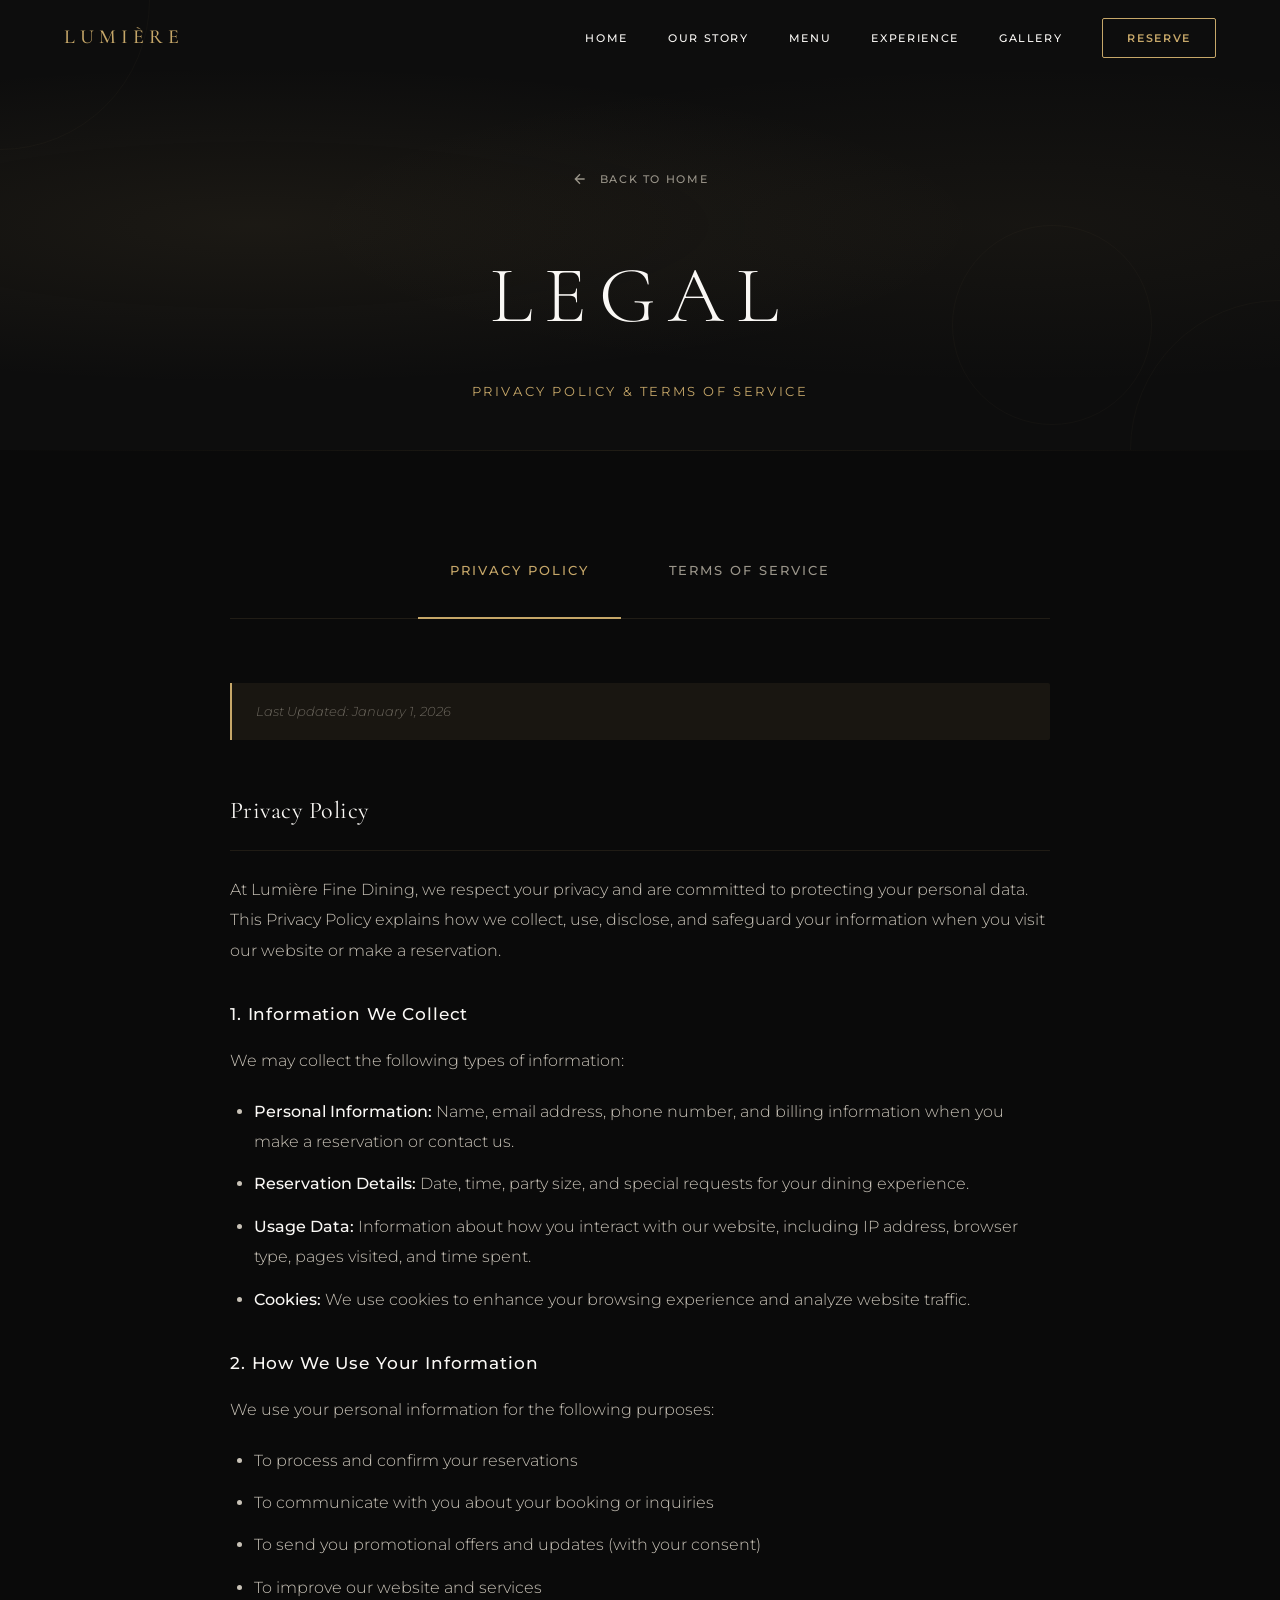
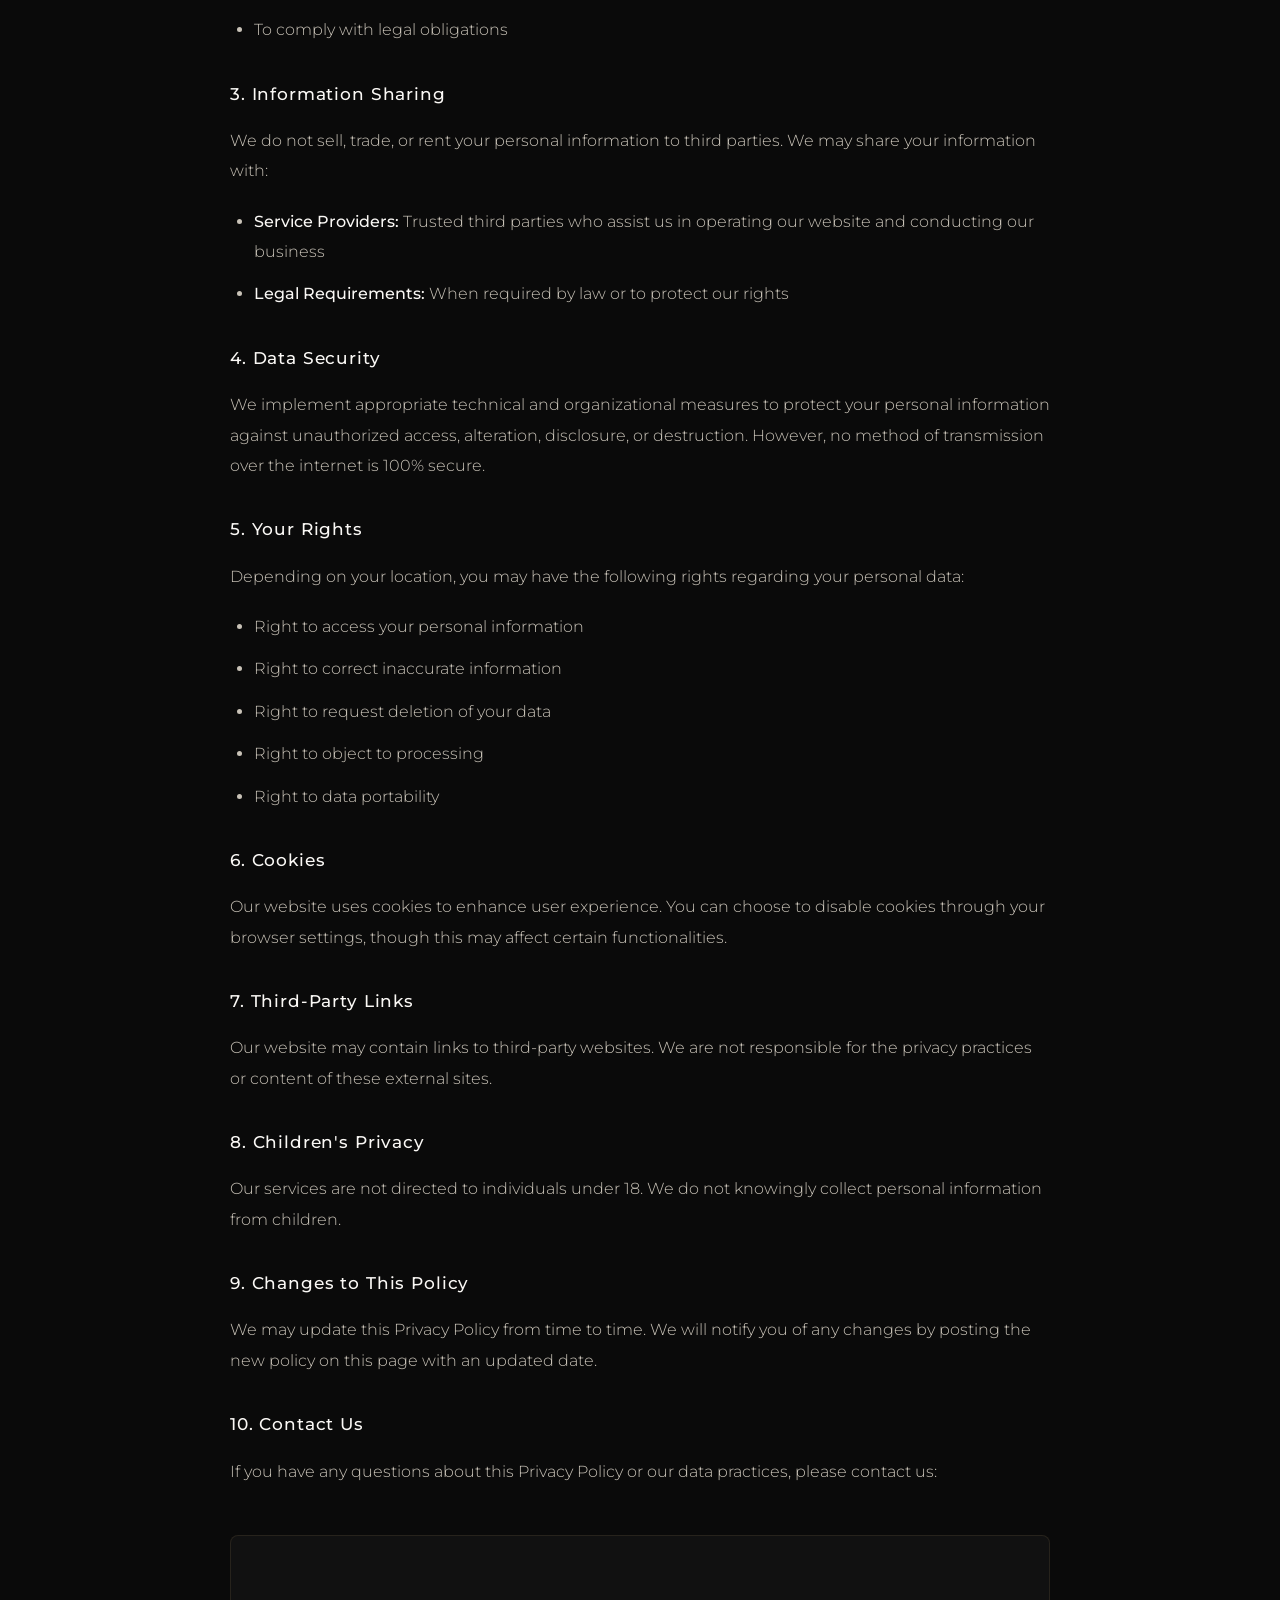
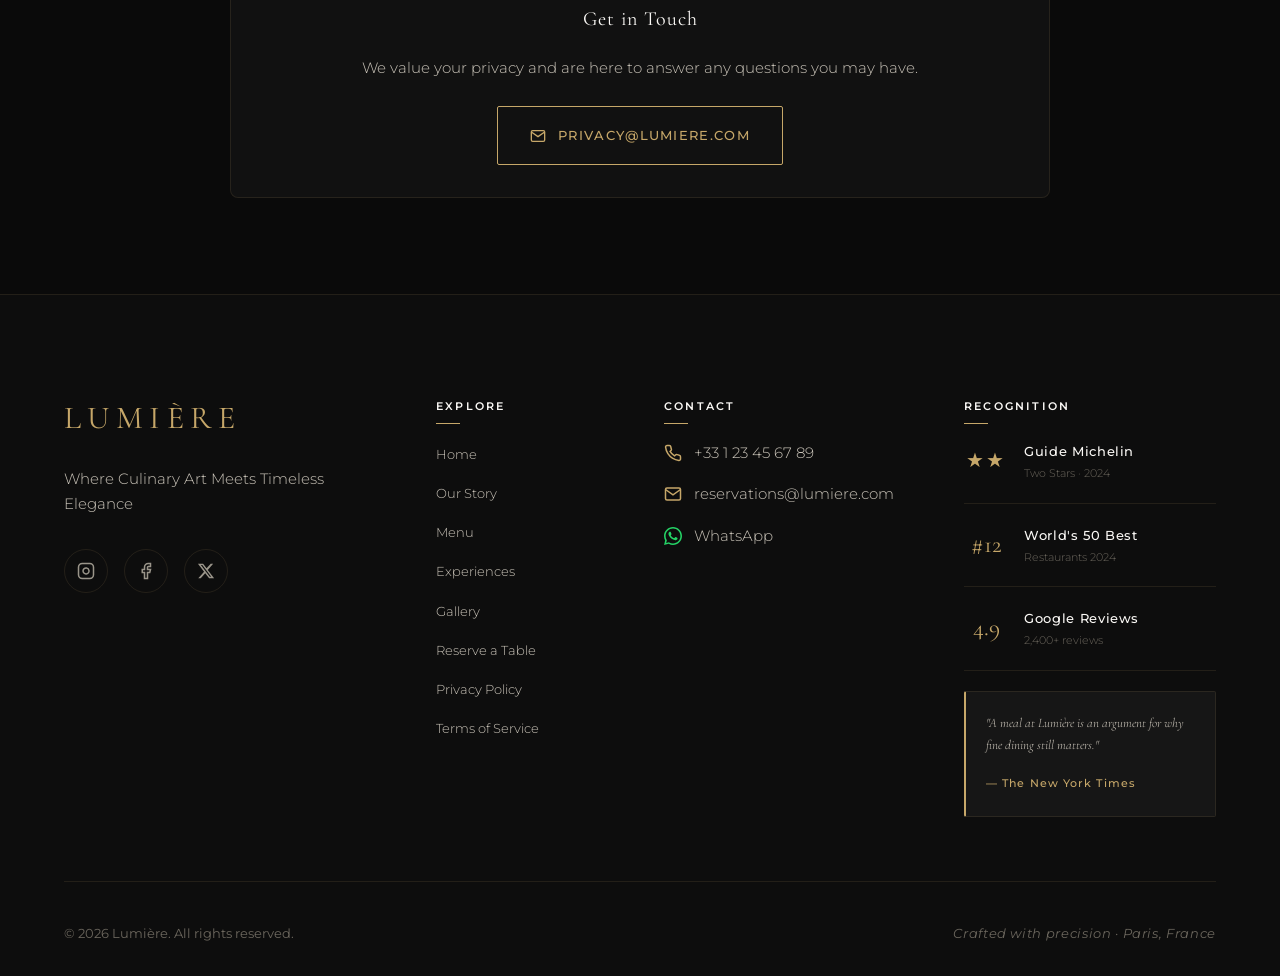
<file: legal.html>
<!DOCTYPE html>
<html lang="en">
<head>
    <meta charset="UTF-8">
    <meta name="viewport" content="width=device-width, initial-scale=1.0">
    <title>Privacy & Terms | Lumière Fine Dining</title>
    <meta name="description" content="Privacy Policy and Terms of Service for Lumière Fine Dining Restaurant. Learn how we protect your data and the terms governing your visit.">
    <meta name="robots" content="noindex, follow">
    <link rel="canonical" href="https://YOUR-DOMAIN-HERE.com/legal.html">

    <!-- Favicon -->
    <link rel="icon" href="favicon.svg" type="image/svg+xml">
    <link rel="apple-touch-icon" href="favicon.svg">

    <!-- Open Graph -->
    <meta property="og:type" content="website">
    <meta property="og:url" content="https://YOUR-DOMAIN-HERE.com/legal.html">
    <meta property="og:title" content="Privacy & Terms | Lumière Fine Dining">
    <meta property="og:description" content="Privacy Policy and Terms of Service for Lumière Fine Dining Restaurant.">
    <meta property="og:image" content="https://YOUR-DOMAIN-HERE.com/images/hero-bg.jpg">
    <meta property="og:site_name" content="Lumière Fine Dining">

    <!-- Google Fonts -->
    <link rel="preconnect" href="https://fonts.googleapis.com">
    <link rel="preconnect" href="https://fonts.gstatic.com" crossorigin>
    <link href="https://fonts.googleapis.com/css2?family=Cormorant+Garamond:ital,wght@0,300;0,400;0,500;0,600;0,700;1,300;1,400&family=Montserrat:wght@300;400;500;600&display=swap" rel="stylesheet">
    
    <!-- CSS -->
    <link rel="stylesheet" href="style.css">
    
    <!-- Page-specific styles -->
    <style>
        /* Legal Page Specific Styles */
        .legal-hero {
            position: relative;
            min-height: 50vh;
            display: flex;
            align-items: center;
            justify-content: center;
            background: var(--color-bg-secondary);
            overflow: hidden;
            padding-top: 120px;
        }
        
        .legal-hero::before {
            content: '';
            position: absolute;
            inset: 0;
            background: 
                radial-gradient(ellipse at 20% 50%, rgba(198, 167, 105, 0.08) 0%, transparent 50%),
                radial-gradient(ellipse at 80% 50%, rgba(198, 167, 105, 0.05) 0%, transparent 50%);
            pointer-events: none;
        }
        
        .legal-hero-content {
            text-align: center;
            position: relative;
            z-index: 1;
            padding: var(--space-12) var(--space-6);
        }
        
        .legal-hero-title {
            font-family: var(--font-serif);
            font-size: clamp(var(--text-4xl), 8vw, var(--text-6xl));
            font-weight: 300;
            letter-spacing: 0.15em;
            text-transform: uppercase;
            color: var(--color-text-primary);
            margin-bottom: var(--space-4);
        }
        
        .legal-hero-subtitle {
            font-family: var(--font-sans);
            font-size: var(--text-sm);
            font-weight: 400;
            letter-spacing: 0.2em;
            text-transform: uppercase;
            color: var(--color-gold);
        }
        
        /* Decorative Elements */
        .legal-hero-decoration {
            position: absolute;
            width: 300px;
            height: 300px;
            border: 1px solid var(--color-border);
            border-radius: 50%;
            opacity: 0.3;
            animation: rotate 30s linear infinite;
        }
        
        .legal-hero-decoration:nth-child(1) {
            top: -150px;
            left: -150px;
        }
        
        .legal-hero-decoration:nth-child(2) {
            bottom: -150px;
            right: -150px;
            animation-direction: reverse;
            animation-duration: 40s;
        }
        
        .legal-hero-decoration:nth-child(3) {
            width: 200px;
            height: 200px;
            top: 50%;
            right: 10%;
            animation-duration: 25s;
        }
        
        @keyframes rotate {
            from { transform: rotate(0deg); }
            to { transform: rotate(360deg); }
        }
        
        /* Legal Content */
        .legal-content {
            padding: var(--space-24) 0;
            background: var(--color-bg-primary);
            position: relative;
        }
        
        .legal-content::before {
            content: '';
            position: absolute;
            top: 0;
            left: 0;
            right: 0;
            height: 1px;
            background: linear-gradient(90deg, transparent, var(--color-border), transparent);
        }
        
        .legal-container {
            max-width: 900px;
            margin: 0 auto;
            padding: 0 var(--space-6);
        }
        
        @media (min-width: 768px) {
            .legal-container {
                padding: 0 var(--space-10);
            }
        }
        
        /* Tabs Navigation */
        .legal-tabs {
            display: flex;
            justify-content: center;
            gap: var(--space-4);
            margin-bottom: var(--space-16);
            border-bottom: 1px solid var(--color-border);
            padding-bottom: var(--space-6);
        }
        
        .legal-tab {
            font-family: var(--font-sans);
            font-size: var(--text-sm);
            font-weight: 500;
            letter-spacing: 0.15em;
            text-transform: uppercase;
            color: var(--color-text-tertiary);
            background: transparent;
            border: none;
            padding: var(--space-4) var(--space-8);
            cursor: pointer;
            position: relative;
            transition: color 0.4s ease;
        }
        
        .legal-tab::after {
            content: '';
            position: absolute;
            bottom: -25px;
            left: 0;
            width: 100%;
            height: 2px;
            background: var(--color-gold);
            transform: scaleX(0);
            transition: transform 0.4s cubic-bezier(0.77, 0, 0.175, 1);
        }
        
        .legal-tab:hover {
            color: var(--color-gold);
        }
        
        .legal-tab.active {
            color: var(--color-gold);
        }
        
        .legal-tab.active::after {
            transform: scaleX(1);
        }
        
        /* Tab Content */
        .legal-section {
            display: none;
            animation: fadeInSection 0.6s ease forwards;
        }
        
        .legal-section.active {
            display: block;
        }
        
        @keyframes fadeInSection {
            from {
                opacity: 0;
                transform: translateY(20px);
            }
            to {
                opacity: 1;
                transform: translateY(0);
            }
        }
        
        /* Legal Document Styling */
        .legal-document {
            font-family: var(--font-sans);
            color: var(--color-text-secondary);
            line-height: 1.9;
        }
        
        .legal-document h2 {
            font-family: var(--font-serif);
            font-size: var(--text-2xl);
            font-weight: 400;
            color: var(--color-text-primary);
            margin: var(--space-12) 0 var(--space-6);
            padding-bottom: var(--space-4);
            border-bottom: 1px solid var(--color-border);
            letter-spacing: 0.02em;
        }
        
        .legal-document h2:first-child {
            margin-top: 0;
        }
        
        .legal-document h3 {
            font-family: var(--font-sans);
            font-size: var(--text-lg);
            font-weight: 500;
            color: var(--color-text-primary);
            margin: var(--space-8) 0 var(--space-4);
            letter-spacing: 0.05em;
        }
        
        .legal-document p {
            margin-bottom: var(--space-5);
            font-weight: 300;
        }
        
        .legal-document ul {
            margin: var(--space-5) 0 var(--space-5) var(--space-6);
            list-style: disc;
        }
        
        .legal-document ul li {
            margin-bottom: var(--space-3);
            font-weight: 300;
        }
        
        .legal-document a {
            color: var(--color-gold);
            border-bottom: 1px solid transparent;
            transition: border-color 0.3s ease;
        }
        
        .legal-document a:hover {
            border-color: var(--color-gold);
        }
        
        .legal-document strong {
            color: var(--color-text-primary);
            font-weight: 500;
        }
        
        .legal-document em {
            color: var(--color-text-tertiary);
            font-style: italic;
        }
        
        /* Last Updated */
        .last-updated {
            font-family: var(--font-sans);
            font-size: var(--text-sm);
            color: var(--color-text-muted);
            font-style: italic;
            margin-bottom: var(--space-10);
            padding: var(--space-4) var(--space-6);
            background: var(--color-gold-muted);
            border-left: 2px solid var(--color-gold);
            border-radius: 0 var(--radius-sm) var(--radius-sm) 0;
        }
        
        /* Contact Box */
        .contact-box {
            margin-top: var(--space-12);
            padding: var(--space-8);
            background: var(--color-bg-tertiary);
            border: 1px solid var(--color-border);
            border-radius: var(--radius-lg);
            text-align: center;
        }
        
        .contact-box h3 {
            font-family: var(--font-serif);
            font-size: var(--text-xl);
            font-weight: 400;
            color: var(--color-text-primary);
            margin-bottom: var(--space-4);
        }
        
        .contact-box p {
            font-family: var(--font-sans);
            font-size: var(--text-base);
            color: var(--color-text-secondary);
            margin-bottom: var(--space-6);
        }

        .contact-box a {
            background: transparent;
            display: inline-flex;
            align-items: center;
            gap: var(--space-3);
            font-family: var(--font-sans);
            font-size: var(--text-sm);
            font-weight: 500;
            letter-spacing: 0.1em;
            text-transform: uppercase;
            color: var(--color-gold);
            padding: var(--space-4) var(--space-8);
            border: 1px solid var(--color-gold);
            border-radius: var(--radius-sm);
            position: relative;
            overflow: hidden;
            transition: color 0.3s ease 0.2s;
        }

        .contact-box a::before {
            content: '';
            position: absolute;
            inset: 0;
            background: var(--color-gold);
            transform: scaleX(0);
            transform-origin: left;
            transition: transform 0.4s cubic-bezier(0.77, 0, 0.175, 1);
            z-index: 0;
        }

        .contact-box a:hover::before {
            transform: scaleX(1);
        }

        .contact-box a:hover {
            color: var(--color-bg-primary);
            background: transparent;
            transition: color 0.3s ease 0.3s;
        }

        .contact-box a span,
        .contact-box a svg {
            position: relative;
            z-index: 1;
        }
        
        /* Back to Home */
        .back-home {
            display: inline-flex;
            align-items: center;
            gap: var(--space-3);
            font-family: var(--font-sans);
            font-size: var(--text-xs);
            font-weight: 500;
            letter-spacing: 0.15em;
            text-transform: uppercase;
            color: var(--color-text-tertiary);
            margin-bottom: var(--space-10);
            transition: color 0.3s ease;
        }
        
        .back-home:hover {
            color: var(--color-gold);
        }
        
        .back-home svg {
            width: 16px;
            height: 16px;
            transition: transform 0.3s ease;
        }
        
        .back-home:hover svg {
            transform: translateX(-4px);
        }
        
        /* Scroll Progress */
        .scroll-progress {
            position: fixed;
            top: 0;
            left: 0;
            height: 2px;
            background: var(--color-gold);
            z-index: 10000;
            transform-origin: left;
            transform: scaleX(0);
        }
    </style>
</head>
<body>
    <!-- Scroll Progress Bar -->
    <div class="scroll-progress" id="scrollProgress"></div>
    
    <!-- Page Loader -->
    <div class="page-loader">
        <div class="loader-logo">
            <span>L</span><span>U</span><span>M</span><span>I</span><span>È</span><span>R</span><span>E</span>
        </div>
        <div class="loader-line"></div>
    </div>

    <!-- Navigation -->
    <nav class="navbar" id="navbar">
        <div class="nav-container">
            <a href="index.html" class="nav-logo">
                <span class="logo-text">Lumière</span>
            </a>
            
            <ul class="nav-menu" id="navMenu">
                <li><a href="index.html#home" class="nav-link">Home</a></li>
                <li><a href="index.html#about" class="nav-link">Our Story</a></li>
                <li><a href="index.html#menu" class="nav-link">Menu</a></li>
                <li><a href="index.html#experience" class="nav-link">Experience</a></li>
                <li><a href="index.html#gallery" class="nav-link">Gallery</a></li>
                <li><a href="reservation.html" class="nav-cta">Reserve</a></li>
            </ul>
            
            <button class="nav-toggle" id="navToggle" aria-label="Toggle navigation">
                <span class="hamburger"></span>
            </button>
        </div>
    </nav>

    <!-- Legal Hero Section -->
    <section class="legal-hero">
        <div class="legal-hero-decoration"></div>
        <div class="legal-hero-decoration"></div>
        <div class="legal-hero-decoration"></div>
        
        <div class="legal-hero-content">
            <a href="index.html" class="back-home">
                <svg viewBox="0 0 24 24" fill="none" stroke="currentColor" stroke-width="2">
                    <path d="M19 12H5M12 19l-7-7 7-7"/>
                </svg>
                <span>Back to Home</span>
            </a>
            <h1 class="legal-hero-title">Legal</h1>
            <p class="legal-hero-subtitle">Privacy Policy & Terms of Service</p>
        </div>
    </section>

    <!-- Legal Content Section -->
    <section class="legal-content">
        <div class="legal-container">
            <!-- Tabs Navigation -->
            <div class="legal-tabs">
                <button class="legal-tab active" data-tab="privacy">Privacy Policy</button>
                <button class="legal-tab" data-tab="terms">Terms of Service</button>
            </div>
            
            <!-- Privacy Policy -->
            <div class="legal-section active" id="privacy">
                <div class="legal-document">
                    <p class="last-updated">Last Updated: January 1, 2026</p>
                    
                    <h2>Privacy Policy</h2>
                    
                    <p>At Lumière Fine Dining, we respect your privacy and are committed to protecting your personal data. This Privacy Policy explains how we collect, use, disclose, and safeguard your information when you visit our website or make a reservation.</p>
                    
                    <h3>1. Information We Collect</h3>
                    
                    <p>We may collect the following types of information:</p>
                    
                    <ul>
                        <li><strong>Personal Information:</strong> Name, email address, phone number, and billing information when you make a reservation or contact us.</li>
                        <li><strong>Reservation Details:</strong> Date, time, party size, and special requests for your dining experience.</li>
                        <li><strong>Usage Data:</strong> Information about how you interact with our website, including IP address, browser type, pages visited, and time spent.</li>
                        <li><strong>Cookies:</strong> We use cookies to enhance your browsing experience and analyze website traffic.</li>
                    </ul>
                    
                    <h3>2. How We Use Your Information</h3>
                    
                    <p>We use your personal information for the following purposes:</p>
                    
                    <ul>
                        <li>To process and confirm your reservations</li>
                        <li>To communicate with you about your booking or inquiries</li>
                        <li>To send you promotional offers and updates (with your consent)</li>
                        <li>To improve our website and services</li>
                        <li>To comply with legal obligations</li>
                    </ul>
                    
                    <h3>3. Information Sharing</h3>
                    
                    <p>We do not sell, trade, or rent your personal information to third parties. We may share your information with:</p>
                    
                    <ul>
                        <li><strong>Service Providers:</strong> Trusted third parties who assist us in operating our website and conducting our business</li>
                        <li><strong>Legal Requirements:</strong> When required by law or to protect our rights</li>
                    </ul>
                    
                    <h3>4. Data Security</h3>
                    
                    <p>We implement appropriate technical and organizational measures to protect your personal information against unauthorized access, alteration, disclosure, or destruction. However, no method of transmission over the internet is 100% secure.</p>
                    
                    <h3>5. Your Rights</h3>
                    
                    <p>Depending on your location, you may have the following rights regarding your personal data:</p>
                    
                    <ul>
                        <li>Right to access your personal information</li>
                        <li>Right to correct inaccurate information</li>
                        <li>Right to request deletion of your data</li>
                        <li>Right to object to processing</li>
                        <li>Right to data portability</li>
                    </ul>
                    
                    <h3>6. Cookies</h3>
                    
                    <p>Our website uses cookies to enhance user experience. You can choose to disable cookies through your browser settings, though this may affect certain functionalities.</p>
                    
                    <h3>7. Third-Party Links</h3>
                    
                    <p>Our website may contain links to third-party websites. We are not responsible for the privacy practices or content of these external sites.</p>
                    
                    <h3>8. Children's Privacy</h3>
                    
                    <p>Our services are not directed to individuals under 18. We do not knowingly collect personal information from children.</p>
                    
                    <h3>9. Changes to This Policy</h3>
                    
                    <p>We may update this Privacy Policy from time to time. We will notify you of any changes by posting the new policy on this page with an updated date.</p>
                    
                    <h3>10. Contact Us</h3>
                    
                    <p>If you have any questions about this Privacy Policy or our data practices, please contact us:</p>
                    
                    <div class="contact-box">
                        <h3>Get in Touch</h3>
                        <p>We value your privacy and are here to answer any questions you may have.</p>
                        <a href="mailto:privacy@lumiere.com">
                            <svg viewBox="0 0 24 24" fill="none" stroke="currentColor" stroke-width="2" style="width: 16px; height: 16px;">
                                <path d="M4 4h16c1.1 0 2 .9 2 2v12c0 1.1-.9 2-2 2H4c-1.1 0-2-.9-2-2V6c0-1.1.9-2 2-2z"/>
                                <polyline points="22,6 12,13 2,6"/>
                            </svg>
                            <span>privacy@lumiere.com</span>
                        </a>
                    </div>
                </div>
            </div>
            
            <!-- Terms of Service -->
            <div class="legal-section" id="terms">
                <div class="legal-document">
                    <p class="last-updated">Last Updated: January 1, 2026</p>
                    
                    <h2>Terms of Service</h2>
                    
                    <p>Welcome to Lumière Fine Dining. By accessing or using our website and services, you agree to be bound by these Terms of Service. Please read them carefully before making a reservation or using our services.</p>
                    
                    <h3>1. Acceptance of Terms</h3>
                    
                    <p>By accessing our website, making a reservation, or dining at Lumière, you acknowledge that you have read, understood, and agree to be bound by these Terms of Service. If you do not agree with any part of these terms, please do not use our services.</p>
                    
                    <h3>2. Reservations</h3>
                    
                    <ul>
                        <li><strong>Booking:</strong> Reservations can be made through our website, by phone, or via email. A valid credit card may be required to secure your booking.</li>
                        <li><strong>Confirmation:</strong> All reservations are subject to confirmation. You will receive a confirmation email or call within 24 hours.</li>
                        <li><strong>Cancellation:</strong> We request at least 24 hours notice for cancellations. Late cancellations or no-shows may be subject to a cancellation fee.</li>
                        <li><strong>Arrival:</strong> Please arrive on time. We reserve the right to release your table if you are more than 15 minutes late.</li>
                        <li><strong>Party Size:</strong> Please inform us of any changes to your party size at least 12 hours in advance.</li>
                    </ul>
                    
                    <h3>3. Dress Code</h3>
                    
                    <p>Lumière maintains an elegant smart-casual dress code. We kindly ask guests to refrain from wearing sportswear, beachwear, or flip-flops. Jackets are recommended for gentlemen during dinner service.</p>
                    
                    <h3>4. Pricing and Payment</h3>
                    
                    <ul>
                        <li>All prices listed on our website and menu are in EUR (Euro) and subject to change without notice.</li>
                        <li>A 20% service charge will be added to all bills.</li>
                        <li>Applicable taxes will be added to your final bill.</li>
                        <li>We accept major credit cards and cash payments.</li>
                        <li>Special tasting menus and wine pairings must be confirmed at the time of reservation.</li>
                    </ul>
                    
                    <h3>5. Dietary Requirements</h3>
                    
                    <p>We accommodate dietary restrictions and allergies with advance notice. Please inform us of any dietary requirements when making your reservation or at least 48 hours before your visit for tasting menus.</p>
                    
                    <h3>6. Behavior and Conduct</h3>
                    
                    <p>We reserve the right to refuse service to anyone who:</p>
                    
                    <ul>
                        <li>Engages in disruptive or inappropriate behavior</li>
                        <li>Appears intoxicated</li>
                        <li>Violates our dress code policy</li>
                        <li>Refuses to comply with reasonable requests from staff</li>
                    </ul>
                    
                    <h3>7. Private Events</h3>
                    
                    <p>Private dining events are subject to separate terms and conditions, including:</p>
                    
                    <ul>
                        <li>Minimum spend requirements</li>
                        <li>Deposit and cancellation policies</li>
                        <li>Menu selection deadlines</li>
                        <li>Final guest count requirements</li>
                    </ul>
                    
                    <h3>8. Intellectual Property</h3>
                    
                    <p>All content on this website, including text, images, logos, and design elements, is the property of Lumière Fine Dining and is protected by copyright and other intellectual property laws. You may not reproduce, distribute, or use any content without our prior written consent.</p>
                    
                    <h3>9. Limitation of Liability</h3>
                    
                    <p>To the maximum extent permitted by law, Lumière Fine Dining shall not be liable for any indirect, incidental, special, consequential, or punitive damages arising out of or relating to your use of our services or website.</p>
                    
                    <h3>10. Governing Law</h3>
                    
                    <p>These Terms of Service shall be governed by and construed in accordance with the laws of France. Any disputes arising under these terms shall be subject to the exclusive jurisdiction of the courts of Paris, France.</p>
                    
                    <h3>11. Changes to Terms</h3>
                    
                    <p>We reserve the right to modify these Terms of Service at any time. Changes will be effective immediately upon posting to this page. Your continued use of our services constitutes acceptance of the updated terms.</p>
                    
                    <h3>12. Contact Information</h3>
                    
                    <p>For questions about these Terms of Service, please contact us:</p>
                    
                    <div class="contact-box">
                        <h3>Contact Us</h3>
                        <p>We're here to help with any questions about our policies.</p>
                        <a href="mailto:info@lumiere.com">
                            <svg viewBox="0 0 24 24" fill="none" stroke="currentColor" stroke-width="2" style="width: 16px; height: 16px;">
                                <path d="M4 4h16c1.1 0 2 .9 2 2v12c0 1.1-.9 2-2 2H4c-1.1 0-2-.9-2-2V6c0-1.1.9-2 2-2z"/>
                                <polyline points="22,6 12,13 2,6"/>
                            </svg>
                            <span>info@lumiere.com</span>
                        </a>
                    </div>
                </div>
            </div>
        </div>
    </section>

    <!-- Footer -->
    <footer class="footer">
        <div class="container">
            <div class="footer-grid">

                <!-- Column 1: Brand -->
                <div class="footer-brand">
                    <h3 class="footer-logo">Lumière</h3>
                    <p class="footer-tagline">Where Culinary Art Meets Timeless Elegance</p>
                    <div class="footer-social">
                        <a href="https://www.instagram.com" class="social-link" aria-label="Instagram" target="_blank" rel="noopener noreferrer">
                            <svg viewBox="0 0 24 24" fill="none" stroke="currentColor" stroke-width="2">
                                <rect x="2" y="2" width="20" height="20" rx="5" ry="5"/>
                                <path d="M16 11.37A4 4 0 1 1 12.63 8 4 4 0 0 1 16 11.37z"/>
                                <line x1="17.5" y1="6.5" x2="17.51" y2="6.5"/>
                            </svg>
                        </a>
                        <a href="https://www.facebook.com" class="social-link" aria-label="Facebook" target="_blank" rel="noopener noreferrer">
                            <svg viewBox="0 0 24 24" fill="none" stroke="currentColor" stroke-width="2">
                                <path d="M18 2h-3a5 5 0 0 0-5 5v3H7v4h3v8h4v-8h3l1-4h-4V7a1 1 0 0 1 1-1h3z"/>
                            </svg>
                        </a>
                        <a href="https://www.x.com" class="social-link" aria-label="X" target="_blank" rel="noopener noreferrer">
                            <svg viewBox="0 0 24 24" fill="currentColor">
                                <path d="M18.244 2.25h3.308l-7.227 8.26 8.502 11.24H16.17l-5.214-6.817L4.99 21.75H1.68l7.73-8.835L1.254 2.25H8.08l4.713 6.231zm-1.161 17.52h1.833L7.084 4.126H5.117z"/>
                            </svg>
                        </a>
                    </div>
                </div>

                <!-- Column 2: Quick Links -->
                <div class="footer-nav">
                    <h4 class="footer-title">Explore</h4>
                    <ul class="footer-nav-list">
                        <li><a href="index.html">Home</a></li>
                        <li><a href="index.html#about">Our Story</a></li>
                        <li><a href="index.html#menu">Menu</a></li>
                        <li><a href="index.html#experience">Experiences</a></li>
                        <li><a href="index.html#gallery">Gallery</a></li>
                        <li><a href="reservation.html">Reserve a Table</a></li>
                        <li><a href="legal.html?tab=privacy">Privacy Policy</a></li>
                        <li><a href="legal.html?tab=terms">Terms of Service</a></li>
                    </ul>
                </div>

                <!-- Column 3: Contact -->
                <div class="footer-contact">
                    <h4 class="footer-title">Contact</h4>
                    <ul class="contact-list">
                        <li>
                            <a href="tel:+33123456789">
                                <svg viewBox="0 0 24 24" fill="none" stroke="currentColor" stroke-width="2">
                                    <path d="M22 16.92v3a2 2 0 0 1-2.18 2 19.79 19.79 0 0 1-8.63-3.07 19.5 19.5 0 0 1-6-6 19.79 19.79 0 0 1-3.07-8.67A2 2 0 0 1 4.11 2h3a2 2 0 0 1 2 1.72 12.84 12.84 0 0 0 .7 2.81 2 2 0 0 1-.45 2.11L8.09 9.91a16 16 0 0 0 6 6l1.27-1.27a2 2 0 0 1 2.11-.45 12.84 12.84 0 0 0 2.81.7A2 2 0 0 1 22 16.92z"/>
                                </svg>
                                <span>+33 1 23 45 67 89</span>
                            </a>
                        </li>
                        <li>
                            <a href="mailto:reservations@lumiere.com">
                                <svg viewBox="0 0 24 24" fill="none" stroke="currentColor" stroke-width="2">
                                    <path d="M4 4h16c1.1 0 2 .9 2 2v12c0 1.1-.9 2-2 2H4c-1.1 0-2-.9-2-2V6c0-1.1.9-2 2-2z"/>
                                    <polyline points="22,6 12,13 2,6"/>
                                </svg>
                                <span>reservations@lumiere.com</span>
                            </a>
                        </li>
                        <li>
                            <a href="https://wa.me/0000000000?text=Hello%2C%20I%20would%20like%20to%20enquire%20about%20a%20reservation%20at%20Lumi%C3%A8re." target="_blank" rel="noopener noreferrer">
                                <svg viewBox="0 0 24 24" fill="currentColor" style="color:#25D366;">
                                    <path d="M17.472 14.382c-.297-.149-1.758-.867-2.03-.967-.273-.099-.471-.148-.67.15-.197.297-.767.966-.94 1.164-.173.199-.347.223-.644.075-.297-.15-1.255-.463-2.39-1.475-.883-.788-1.48-1.761-1.653-2.059-.173-.297-.018-.458.13-.606.134-.133.298-.347.446-.52.149-.174.198-.298.298-.497.099-.198.05-.371-.025-.52-.075-.149-.669-1.612-.916-2.207-.242-.579-.487-.5-.669-.51-.173-.008-.371-.01-.57-.01-.198 0-.52.074-.792.372-.272.297-1.04 1.016-1.04 2.479 0 1.462 1.065 2.875 1.213 3.074.149.198 2.096 3.2 5.077 4.487.709.306 1.262.489 1.694.625.712.227 1.36.195 1.871.118.571-.085 1.758-.719 2.006-1.413.248-.694.248-1.289.173-1.413-.074-.124-.272-.198-.57-.347z"/><path d="M12 0C5.373 0 0 5.373 0 12c0 2.124.558 4.118 1.533 5.845L.057 23.882l6.19-1.622A11.945 11.945 0 0 0 12 24c6.627 0 12-5.373 12-12S18.627 0 12 0zm0 21.894a9.877 9.877 0 0 1-5.031-1.375l-.361-.214-3.735.979.997-3.648-.235-.374A9.86 9.86 0 0 1 2.106 12C2.106 6.57 6.57 2.106 12 2.106c5.43 0 9.894 4.464 9.894 9.894 0 5.43-4.464 9.894-9.894 9.894z"/>
                                </svg>
                                <span>WhatsApp</span>
                            </a>
                        </li>
                    </ul>
                </div>

                <!-- Column 4: Awards & Press -->
                <div class="footer-awards">
                    <h4 class="footer-title">Recognition</h4>
                    <div class="footer-awards-list">
                        <div class="footer-award-item">
                            <div class="footer-award-badge">★★</div>
                            <div class="footer-award-text">
                                <span class="footer-award-name">Guide Michelin</span>
                                <span class="footer-award-detail">Two Stars · 2024</span>
                            </div>
                        </div>
                        <div class="footer-award-item">
                            <div class="footer-award-badge footer-award-badge--rank">#12</div>
                            <div class="footer-award-text">
                                <span class="footer-award-name">World's 50 Best</span>
                                <span class="footer-award-detail">Restaurants 2024</span>
                            </div>
                        </div>
                        <div class="footer-award-item">
                            <div class="footer-award-badge footer-award-badge--score">4.9</div>
                            <div class="footer-award-text">
                                <span class="footer-award-name">Google Reviews</span>
                                <span class="footer-award-detail">2,400+ reviews</span>
                            </div>
                        </div>
                        <div class="footer-press-quote">
                            <p>"A meal at Lumière is an argument for why fine dining still matters."</p>
                            <span>— The New York Times</span>
                        </div>
                    </div>
                </div>

            </div>

            <div class="footer-bottom">
                <p class="copyright">&copy; 2026 Lumière. All rights reserved.</p>
                <p class="footer-credit">Crafted with precision · Paris, France</p>
            </div>
        </div>
    </footer>

    <!-- JavaScript -->
    <script src="script.js"></script>
    <script>
        // Legal Page Specific JavaScript
        document.addEventListener('DOMContentLoaded', () => {
            initLegalTabs();
            initScrollProgress();
        });
        
        // Tab Switching
        function initLegalTabs() {
            const tabs = document.querySelectorAll('.legal-tab');
            const sections = document.querySelectorAll('.legal-section');

            tabs.forEach(tab => {
                tab.addEventListener('click', () => {
                    const targetId = tab.dataset.tab;

                    tabs.forEach(t => t.classList.remove('active'));
                    tab.classList.add('active');

                    sections.forEach(section => {
                        section.classList.remove('active');
                        if (section.id === targetId) {
                            section.classList.add('active');
                        }
                    });

                    const legalContent = document.querySelector('.legal-content');
                    if (legalContent) {
                        legalContent.scrollIntoView({ behavior: 'smooth', block: 'start' });
                    }
                });
            });

            // ← ADD THIS PART
            const params = new URLSearchParams(window.location.search);
            const tab = params.get('tab');
            if (tab === 'privacy' || tab === 'terms') {
                tabs.forEach(t => t.classList.remove('active'));
                sections.forEach(s => s.classList.remove('active'));

                document.querySelector(`[data-tab="${tab}"]`).classList.add('active');
                document.getElementById(tab).classList.add('active');
            }
        }
        
        // Scroll Progress Bar
        function initScrollProgress() {
            const progressBar = document.getElementById('scrollProgress');
            if (!progressBar) return;
            
            window.addEventListener('scroll', () => {
                const scrollTop = window.pageYOffset;
                const docHeight = document.documentElement.scrollHeight - window.innerHeight;
                const scrollPercent = scrollTop / docHeight;
                
                progressBar.style.transform = `scaleX(${scrollPercent})`;
            }, { passive: true });
        }
    </script>
</body>
</html>
</file>
<file: style.css>
/* ========================================
   LUMIÈRE - LUXURY RESTAURANT STYLES
   Agency-Level Quality - Premium Edition
   ======================================== */

/* CSS Variables - Refined Design System */
:root {
    /* Colors - Enhanced Palette */
    --color-bg-primary: #0a0a0a;
    --color-bg-secondary: #0d0d0d;
    --color-bg-tertiary: #111111;
    --color-bg-elevated: #161616;
    --color-bg-glass: rgba(13, 13, 13, 0.92);

    --color-gold: #C6A769;
    --color-gold-light: #D9C28A;
    --color-gold-bright: #E8D5A3;
    --color-gold-dark: #A08855;
    --color-gold-muted: rgba(198, 167, 105, 0.08);
    --color-gold-glow: rgba(198, 167, 105, 0.25);

    --color-text-primary: #FAF8F5;
    --color-text-secondary: #C9C3B8;
    --color-text-tertiary: #9A958A;
    --color-text-muted: #6B665D;

    --color-white: #FFFFFF;
    --color-black: #000000;
    --color-border: rgba(198, 167, 105, 0.12);
    --color-border-hover: rgba(198, 167, 105, 0.3);

    /* Typography - Enhanced Scale */
    --font-serif: 'Cormorant Garamond', 'Playfair Display', Georgia, serif;
    --font-sans: 'Montserrat', 'SF Pro Display', -apple-system, sans-serif;

    /* Font Sizes - Refined Hierarchy */
    --text-xs: 0.6875rem;    /* 11px */
    --text-sm: 0.8125rem;    /* 13px */
    --text-base: 0.9375rem;  /* 15px */
    --text-lg: 1.0625rem;    /* 17px */
    --text-xl: 1.25rem;      /* 20px */
    --text-2xl: 1.5rem;      /* 24px */
    --text-3xl: 2rem;        /* 32px */
    --text-4xl: 2.75rem;     /* 44px */
    --text-5xl: 3.5rem;      /* 56px */
    --text-6xl: 5rem;        /* 80px */
    --text-7xl: 6.5rem;      /* 104px */

    /* Spacing - 8px Grid System */
    --space-1: 0.25rem;   /* 4px */
    --space-2: 0.5rem;    /* 8px */
    --space-3: 0.75rem;   /* 12px */
    --space-4: 1rem;      /* 16px */
    --space-5: 1.25rem;   /* 20px */
    --space-6: 1.5rem;    /* 24px */
    --space-8: 2rem;      /* 32px */
    --space-10: 2.5rem;   /* 40px */
    --space-12: 3rem;     /* 48px */
    --space-16: 4rem;     /* 64px */
    --space-20: 5rem;     /* 80px */
    --space-24: 6rem;     /* 96px */
    --space-32: 8rem;     /* 128px */
    --space-40: 10rem;    /* 160px */

    /* Transitions - Easing Functions */
    --transition-fast: 0.15s cubic-bezier(0.4, 0, 0.2, 1);
    --transition-base: 0.3s cubic-bezier(0.4, 0, 0.2, 1);
    --transition-smooth: 0.5s cubic-bezier(0.16, 1, 0.3, 1);
    --transition-slow: 0.8s cubic-bezier(0.16, 1, 0.3, 1);
    --transition-bounce: 0.6s cubic-bezier(0.34, 1.56, 0.64, 1);
    --transition-expo-out: 0.6s cubic-bezier(0.19, 1, 0.22, 1);
    --transition-expo-in: 0.4s cubic-bezier(0.7, 0, 0.84, 0);

    /* Shadows - Layered Depth */
    --shadow-sm: 0 1px 2px rgba(0, 0, 0, 0.4);
    --shadow-md: 0 4px 20px rgba(0, 0, 0, 0.5);
    --shadow-lg: 0 8px 40px rgba(0, 0, 0, 0.6);
    --shadow-xl: 0 16px 60px rgba(0, 0, 0, 0.7);
    --shadow-gold: 0 4px 30px rgba(198, 167, 105, 0.15);
    --shadow-gold-lg: 0 8px 50px rgba(198, 167, 105, 0.25);

    /* Border Radius */
    --radius-sm: 2px;
    --radius-md: 4px;
    --radius-lg: 8px;
    --radius-xl: 16px;
    --radius-full: 9999px;

    /* Z-index Scale */
    --z-base: 1;
    --z-dropdown: 100;
    --z-sticky: 200;
    --z-fixed: 300;
    --z-modal: 400;
    --z-tooltip: 500;
    --z-cursor: 1000;
}

/* ========================================
   RESET & BASE STYLES
   ======================================== */
*, *::before, *::after {
    box-sizing: border-box;
    margin: 0;
    padding: 0;
    -webkit-tap-highlight-color: transparent;
    
}

html {
    scroll-behavior: smooth;
    font-size: 16px;
    -webkit-font-smoothing: antialiased;
    -moz-osx-font-smoothing: grayscale;
    text-rendering: optimizeLegibility;
    overflow-x: hidden;
    max-width: 100%;
}

body {
    font-family: var(--font-sans);
    font-weight: 400;
    line-height: 1.7;
    color: var(--color-text-primary);
    background-color: var(--color-bg-primary);
    overflow-x: hidden;
    max-width: 100%;
}

/* Custom Selection */
::selection {
    background: var(--color-gold);
    color: var(--color-bg-primary);
}

::-moz-selection {
    background: var(--color-gold);
    color: var(--color-bg-primary);
}

/* Custom Scrollbar — always visible, thin gold thumb on transparent track.
   macOS may still auto-hide on trackpad scroll based on user OS setting,
   but mouse-wheel users and Windows users see it constantly. */
   ::-webkit-scrollbar {
    width: 4px;
}

::-webkit-scrollbar-track {
    background: transparent;
}

::-webkit-scrollbar-thumb {
    background: var(--color-gold-dark);
    border-radius: var(--radius-full);
}

::-webkit-scrollbar-thumb:hover {
    background: var(--color-gold);
}

/* Firefox — uses scrollbar-color property */
html {
    scrollbar-width: thin;
    scrollbar-color: var(--color-gold-dark) transparent;
}

/* Scroll-lock applied when the mobile menu (or any overlay) is open.
   Uses touch-action + overflow:hidden instead of position:fixed to avoid
   the layout-reflow blink on iOS WebKit. */
body.is-scroll-locked {
    overflow: hidden;
    touch-action: none;
    -webkit-overflow-scrolling: auto;
    overscroll-behavior: contain;
}

html.is-scroll-locked {
    overflow: hidden;
}

img {
    max-width: 100%;
    height: auto;
    display: block;
}

a {
    text-decoration: none;
    color: inherit;
    transition: var(--transition-base);
}

ul, ol {
    list-style: none;
}

button {
    cursor: pointer;
    border: none;
    background: none;
    font-family: inherit;
}

/* ========================================
   PAGE LOADER
   ======================================== */
.page-loader {
    position: fixed;
    inset: 0;
    z-index: 9999;
    background: var(--color-bg-primary);
    display: flex;
    flex-direction: column;
    align-items: center;
    justify-content: center;
    transition: opacity 0.8s ease, visibility 0.8s ease;
}

.page-loader.hidden {
    opacity: 0;
    visibility: hidden;
    pointer-events: none;
}

.loader-logo {
    font-family: var(--font-serif);
    font-size: var(--text-4xl);
    font-weight: 300;
    letter-spacing: 0.3em;
    color: var(--color-gold);
    text-transform: uppercase;
    overflow: hidden;
    text-wrap: nowrap;
}

@media (max-width: 300px) {
    .loader-logo {
        font-size: var(--text-3xl);
    }
}

.loader-logo span {
    display: inline-block;
    opacity: 0;
    transform: translateY(100%);
    animation: loaderReveal 0.6s ease forwards;
}

.loader-logo span:nth-child(1) { animation-delay: 0.1s; }
.loader-logo span:nth-child(2) { animation-delay: 0.15s; }
.loader-logo span:nth-child(3) { animation-delay: 0.2s; }
.loader-logo span:nth-child(4) { animation-delay: 0.25s; }
.loader-logo span:nth-child(5) { animation-delay: 0.3s; }
.loader-logo span:nth-child(6) { animation-delay: 0.35s; }
.loader-logo span:nth-child(7) { animation-delay: 0.4s; }

@keyframes loaderReveal {
    to {
        opacity: 1;
        transform: translateY(0);
    }
}

.loader-line {
    width: 60px;
    height: 1px;
    background: var(--color-border);
    margin-top: var(--space-6);
    position: relative;
    overflow: hidden;
}

.loader-line::after {
    content: '';
    position: absolute;
    left: 0;
    top: 0;
    height: 100%;
    width: 0;
    background: var(--color-gold);
    animation: loaderProgress 1.5s ease forwards 0.5s;
}

@keyframes loaderProgress {
    to { width: 100%; }
}


/* ========================================
   CONTAINER
   ======================================== */
.container {
    width: 100%;
    max-width: 1440px;
    margin: 0 auto;
    padding: 0 var(--space-6);
}

@media (min-width: 768px) {
    .container {
        padding: 0 var(--space-10);
    }
}

@media (min-width: 1024px) {
    .container {
        padding: 0 var(--space-16);
    }
}

@media (min-width: 1440px) {
    .container {
        padding: 0 var(--space-20);
    }
}

/* ========================================
   NAVIGATION - ENHANCED
   ======================================== */
.navbar {
    position: fixed;
    top: 0;
    left: 0;
    right: 0;
    z-index: var(--z-fixed);
    padding: var(--space-5) 0;
    transition: var(--transition-base);
    background: transparent;
}

.navbar.scrolled {
    background: var(--color-bg-glass);
    backdrop-filter: blur(24px) saturate(180%);
    -webkit-backdrop-filter: blur(24px) saturate(180%);
    padding: var(--space-4) 0;
    border-bottom: 1px solid var(--color-border);
}

.nav-container {
    display: flex;
    align-items: center;
    justify-content: space-between;
    max-width: 1440px;
    margin: 0 auto;
    padding: 0 var(--space-6);
}

@media (min-width: 768px) {
    .nav-container {
        padding: 0 var(--space-10);
    }
}

@media (min-width: 1024px) {
    .nav-container {
        padding: 0 var(--space-16);
    }
}

.nav-logo {
    position: relative;
    z-index: var(--z-dropdown);
    overflow: hidden;
}

.logo-text {
    font-family: var(--font-serif);
    font-size: var(--text-xl);
    font-weight: 500;
    color: var(--color-gold);
    letter-spacing: 0.25em;
    text-transform: uppercase;
    display: inline-block;
    transition: var(--transition-base);
}

.nav-logo:hover .logo-text {
    letter-spacing: 0.35em;
    color: var(--color-gold-light);
}

.nav-menu {
    display: flex;
    align-items: center;
    gap: var(--space-10);
}

.nav-link {
    font-family: var(--font-sans);
    font-size: var(--text-xs);
    font-weight: 500;
    letter-spacing: 0.15em;
    text-transform: uppercase;
    color: var(--color-text-primary);
    position: relative;
    padding: var(--space-2) 0;
    overflow: hidden;
    text-decoration: none;
}

.nav-link::before {
    content: '';
    position: absolute;
    bottom: 0;
    left: 0;
    width: 100%;
    height: 1px;
    background: var(--color-gold);

    transform: scaleX(0);
    transform-origin: center;
    transition: transform 0.4s cubic-bezier(0.77, 0, 0.175, 1);
}

.nav-link:hover::before,
.nav-link.active::before {
    transform: scaleX(1);
}

.nav-link:hover {
    color: var(--color-gold);
}

.nav-cta {
    font-family: var(--font-sans);
    font-size: var(--text-xs);
    font-weight: 600;
    letter-spacing: 0.15em;
    text-transform: uppercase;
    background: transparent;
    color: var(--color-gold);
    padding: var(--space-3) var(--space-6);
    border: 1px solid var(--color-gold);
    border-radius: var(--radius-sm);
    transition: color 0.3s ease 0.35s;
    position: relative;
    overflow: hidden;
}

.nav-cta::before {
    content: '';
    position: absolute;
    inset: 0;
    background: var(--color-gold);
    transform: scaleX(0);
    transform-origin: left;
    transition: transform 0.4s cubic-bezier(0.77, 0, 0.175, 1);
    z-index: -1;
}

.nav-cta:hover::before {
    transform: scaleX(1);
}

.nav-cta:hover {
    color: var(--color-bg-primary);
    background: transparent;
}

/* Mobile Navigation */
.nav-toggle {
    display: none;
    flex-direction: column;
    justify-content: center;
    align-items: center;
    width: 44px;
    height: 44px;
    z-index: var(--z-dropdown);
    position: relative;
}

.hamburger {
    position: relative;
    width: 24px;
    height: 1px;
    background: var(--color-text-primary);
    transition: var(--transition-base);
}

.hamburger::before,
.hamburger::after {
    content: '';
    position: absolute;
    left: 0;
    width: 24px;
    height: 1px;
    background: var(--color-text-primary);
    transition: var(--transition-base);
}

.hamburger::before {
    top: -7px;
}

.hamburger::after {
    top: 7px;
}

.nav-toggle.active .hamburger {
    background: transparent;
}

.nav-toggle.active .hamburger::before {
    top: 0;
    transform: rotate(45deg);
    background: var(--color-gold);
}

.nav-toggle.active .hamburger::after {
    top: 0;
    transform: rotate(-45deg);
    background: var(--color-gold);
}

@media (max-width: 1024px) {
    .nav-toggle {
        display: flex !important;
        flex-direction: column;
        justify-content: center;
        align-items: center;
        width: 44px;
        height: 44px;
        position: fixed;
        right: var(--space-6);
        top: var(--space-3);
        z-index: calc(var(--z-fixed) + 1);
    }

    .nav-menu {
        position: fixed;
        top: 0;
        left: 0;
        right: 0;
        width: 100%;
        height: 100dvh; /* dynamic viewport height */
        background: var(--color-bg-primary);
        flex-direction: column;
        justify-content: center;
        align-items: center;
        gap: var(--space-8);
        transform: translateX(100%);
        transition: transform 0.8s cubic-bezier(0.77, 0, 0.175, 1);
        will-change: transform;
        -webkit-backface-visibility: hidden;
        backface-visibility: hidden;
        z-index: var(--z-fixed);
        overflow-y: auto;
    }

    .nav-menu.active {
        transform: translateX(0);
    }

    /* Suppress transition during resize to prevent breakpoint flash */
    .nav-menu.no-transition {
        transition: none !important;
    }

    .nav-link {
        font-size: var(--text-2xl);
        font-family: var(--font-serif);
        font-weight: 300;
        letter-spacing: 0.1em;
    }

    .nav-cta {
        font-size: var(--text-2xl);
        font-family: var(--font-serif);
        font-weight: 600;
        letter-spacing: 0.1em;

        
        
    }

    .nav-cta::before {
        display: non; /* Kill the fill animation in mobile nav */
    } 
}

@media (min-width: 1025px) {
    .nav-menu {
        transform: none !important;
        position: static !important;
        width: auto !important;
        height: auto !important;
        background: transparent !important;
        flex-direction: row !important;
    }
}

/* ========================================
   HERO SECTION - ENHANCED
   ======================================== */
.hero {
    position: relative;
    height: 100vh;
    min-height: 800px;
    display: flex;
    align-items: center;
    justify-content: center;
    overflow: hidden;
}

.hero-bg {
    position: absolute;
    inset: 0;
    z-index: -2;
}

.hero-video {
    position: absolute;
    top: 0;
    left: 0;
    width: 100%;
    height: 100%;
    object-fit: cover;
    filter: brightness(0.75);
    z-index: 0;
    background-image: url('images/hero-bg.jpg');
    background-size: cover;
    background-position: center;
}

@media (max-width: 768px) {
    .hero-video {
        background-image: url('images/hero-bg-mobile.jpg');
    }
}

@keyframes heroZoom {
    to {
        transform: scale(1);
    }
}

.hero-overlay {
    position: absolute;
    inset: 0;
    background: linear-gradient(
        to bottom,
        rgba(10, 10, 10, 0.826) 0%,
        rgba(10, 10, 10, 0.544) 50%,
        rgba(10, 10, 10, 0.796) 100%
    );
    z-index: 2;
}

.hero-content {
    text-align: center;
    padding: var(--space-6);
    max-width: 1000px;
    position: relative;
    z-index: 1;
}

.hero-subtitle {
    font-family: var(--font-sans);
    font-size: clamp(var(--text-base), 2vw, var(--text-lg));
    font-weight: 500;
    letter-spacing: 0.4em;
    text-transform: uppercase;
    color: var(--color-gold);
    margin-bottom: var(--space-6);
    overflow: hidden;
}

.hero-subtitle span {
    display: inline-block;
    opacity: 0;
    transform: translateY(100%);
}

.hero-loaded .hero-subtitle span {
    animation: textReveal 0.8s cubic-bezier(0.16, 1, 0.3, 1) forwards 0.8s;
}

@keyframes textReveal {
    to {
        opacity: 1;
        transform: translateY(0);
    }
}

@media (max-width: 450px) {
    .hero-subtitle {
        font-size: var(--text-xs);
    }
}

.hero-title {
    font-family: var(--font-serif);
    font-size: clamp(var(--text-5xl), 12vw, var(--text-6xl));
    font-weight: 300;
    letter-spacing: 0.25em;
    text-transform: uppercase;
    color: var(--color-text-primary);
    margin-bottom: var(--space-8);
    line-height: 1;
    overflow: hidden;
    text-wrap: nowrap;
}

.hero-title .char {
    display: inline-block;
    opacity: 0;
    transform: translateY(100%) rotateX(-90deg);
    transform-origin: center bottom;
}

.hero-loaded .hero-title .char {
    animation: charReveal 1s cubic-bezier(0.16, 1, 0.3, 1) forwards 0s;
}

@keyframes charReveal {
    to {
        opacity: 1;
        transform: translateY(0) rotateX(0);
    }
}

@media(max-width: 300px) {
    .hero-title {
        font-size: var(--text-3xl);
    }
}

.hero-tagline {
    font-family: var(--font-serif);
    font-size: clamp(var(--text-lg), 2.5vw, var(--text-xl));
    font-weight: 300;
    font-style: italic;
    color: var(--color-text-secondary);
    margin-bottom: var(--space-12);
    opacity: 0;
    transform: translateY(30px);
}

.hero-loaded .hero-tagline {
    animation: fadeInUp 1s cubic-bezier(0.16, 1, 0.3, 1) forwards 2.4s;
}

.hero-cta {
    opacity: 1;
    transform: none;
    animation: none;
    display: flex;
    align-items: center;
    gap: var(--space-5);
    flex-wrap: wrap;
    justify-content: center;
}

/* Wrap each button in a clip container that slides up */
.hero-cta-wrap {
    overflow: hidden;
}

.hero-cta-wrap:nth-child(1) .magnetic-btn {
    transform: translateY(110%);
    opacity: 0;
}

.hero-cta-wrap:nth-child(2) .magnetic-btn {
    transform: translateY(110%);
    opacity: 0;
}

.hero-loaded .hero-cta-wrap:nth-child(1) .magnetic-btn {
    animation: btnSlideUp 0.9s cubic-bezier(0.16, 1, 0.3, 1) forwards 1.2s;
}

.hero-loaded .hero-cta-wrap:nth-child(2) .magnetic-btn {
    animation: btnSlideUp 0.9s cubic-bezier(0.16, 1, 0.3, 1) forwards 1.5s;
}

@keyframes btnSlideUp {
    to {
        transform: translateY(0);
        opacity: 1;
    }
}

/* Secondary ghost style — selectors include .magnetic-btn for higher
specificity, since .magnetic-btn's base rules appear later in the file
and would otherwise win on the shared element. */
.magnetic-btn.hero-cta-secondary {
    background: transparent;
    color: var(--color-text-primary);
    border-color: rgba(250, 248, 245, 0.4);
}

.magnetic-btn.hero-cta-secondary::before {
    background: var(--color-text-primary);
}

.magnetic-btn.hero-cta-secondary:hover {
    color: var(--color-bg-primary);
    border-color: var(--color-text-primary);
}

.magnetic-btn.hero-cta-secondary:hover span,
.magnetic-btn.hero-cta-secondary:hover svg {
    color: var(--color-bg-primary);
}

/* Touch devices: suppress the hover color shift on Explore Menu CTA */
@media (hover: none), (pointer: coarse) {
    .magnetic-btn.hero-cta-secondary:hover,
    .magnetic-btn.hero-cta-secondary:hover span,
    .magnetic-btn.hero-cta-secondary:hover svg {
        color: var(--color-text-primary) !important;
        border-color: rgba(250, 248, 245, 0.4) !important;
    }
}

@media (max-width: 480px) {
    .hero-cta {
        flex-direction: row;
        align-items: center;
        justify-content: center;
        gap: var(--space-3);
        flex-wrap: wrap;
    }
    .hero-cta .magnetic-btn {
        width: auto;
        max-width: 148px;
        justify-content: center;
        padding: var(--space-3) var(--space-4);
        font-size: 0.6rem;
        letter-spacing: 0.1em;
        gap: var(--space-2);
    }
    .hero-cta .magnetic-btn svg {
        width: 10px;
        height: 10px;
        flex-shrink: 0;
    }
}

/* Scroll Indicator - Enhanced */
.scroll-indicator {
    position: absolute;
    bottom: var(--space-12);
    left: 50%;
    transform: translateX(-50%);
    display: flex;
    flex-direction: column;
    align-items: center;
    gap: var(--space-4);
    opacity: 0;
}

.hero-loaded .scroll-indicator {
    animation: fadeIn 1s ease forwards 3s;
}

@keyframes fadeInUp {
    to { opacity: 1;transform: translateY(0); }
}

@keyframes fadeIn {
    to { opacity: 1;}
}

.scroll-mouse {
    width: 28px;
    height: 44px;
    border: 1px solid rgba(198, 167, 105, 0.4);
    border-radius: 14px;
    display: flex;
    justify-content: center;
    padding-top: var(--space-3);
    position: relative;
}

.scroll-wheel {
    width: 4px;
    height: 8px;
    background: var(--color-gold);
    border-radius: 2px;
    animation: scrollWheel 2s ease infinite;
}

@keyframes scrollWheel {
    0%, 100% {
        transform: translateY(0);
        opacity: 1;
    }
    50% {
        transform: translateY(12px);
        opacity: 0.3;
    }
}

.scroll-text {
    font-family: var(--font-sans);
    font-size: var(--text-xs);
    letter-spacing: 0.25em;
    text-transform: uppercase;
    color: var(--color-text-muted);
    text-wrap: nowrap;
}

.audio-toggle {
    position: absolute;
    bottom: var(--space-16);
    right: var(--space-8);
    width: 44px;
    height: 44px;
    border-radius: 50%;
    border: 1px solid rgba(198, 167, 105, 0.4);
    background: rgba(10, 10, 10, 0.5);
    backdrop-filter: blur(8px);
    -webkit-backdrop-filter: blur(8px);
    display: flex;
    align-items: center;
    justify-content: center;
    cursor: pointer;
    z-index: 10;
    transition: all 0.3s ease;
    color: var(--color-gold);
}

.audio-toggle:hover {
    border-color: var(--color-gold);
    background: rgba(198, 167, 105, 0.1);
}

.audio-toggle svg {
    width: 18px;
    height: 18px;
}


/* ========================================
   MAGNETIC BUTTON
   ======================================== */
.magnetic-btn {
    position: relative;
    display: inline-flex;
    align-items: center;
    justify-content: center;
    gap: var(--space-3);
    padding: var(--space-5) var(--space-10);
    font-family: var(--font-sans);
    font-size: var(--text-xs);
    font-weight: 600;
    letter-spacing: 0.2em;
    text-transform: uppercase;
    background: var(--color-gold);
    color: var(--color-bg-primary);
    border: 1px solid var(--color-gold);
    border-radius: var(--radius-sm);
    overflow: hidden;
    transition: color 0.4s cubic-bezier(0.77, 0, 0.175, 1);
    text-wrap: nowrap;
}

.magnetic-btn::before {
    content: '';
    position: absolute;
    inset: 0;
    background: var(--color-bg-primary);
    transform: scaleX(0);
    transform-origin: right;
    transition: transform 0.7s cubic-bezier(0.77, 0, 0.175, 1);
    z-index: 0;
}

.magnetic-btn:hover::before {
    transform: scaleX(1);
    transform-origin: left;
}

.magnetic-btn span,
.magnetic-btn svg {
    position: relative;
    z-index: 1;
    transition: color 0.25s cubic-bezier(0.77, 0, 0.175, 1);
}

.magnetic-btn:hover {
    color: var(--color-bg);
}

.magnetic-btn:hover span {
    color: var(--color-gold);
    transition: color 0.3s ease 0.4s;
}

.magnetic-btn:hover svg {
    color: var(--color-gold);
    transform: translateX(6px);
}

.magnetic-btn svg {
    width: 16px;
    height: 16px;
    transition: transform 0.3s ease, color 0.4s ease;
}

/* Touch devices: suppress hover animations (they can't complete before
navigation) and provide quick scale-down tap feedback instead. */
/* Touch devices: suppress hover animations (they can't complete before
navigation) and provide quick scale-down tap feedback instead. */
@media (hover: none), (pointer: coarse) {
    /* Suppress hover-related visual changes on touch — keep base look */
    .magnetic-btn:hover::before {
        transform: scaleX(0) !important;
    }
    .magnetic-btn:hover svg {
        transform: none !important;
        color: var(--color-bg-primary) !important;
    }
    .magnetic-btn:hover,
    .magnetic-btn:hover span {
        color: var(--color-bg-primary) !important;
    }
    /* Secondary variants have white text by default — restore correctly */
    .magnetic-btn.secondary:hover,
    .magnetic-btn.secondary:hover span,
    .magnetic-btn.secondary:hover svg,
    .hero-cta-secondary:hover,
    .hero-cta-secondary:hover span,
    .hero-cta-secondary:hover svg {
        color: var(--color-text-primary) !important;
    }

    /* Tap feedback scale-down on interactive elements. Uses both :active
    (for browsers that honor it) and .is-tapping (a JS-driven fallback
    for iOS Safari, which doesn't always fire :active on quick taps). */
    .magnetic-btn:active,
    .magnetic-btn.is-tapping {
        transform: scale(0.97) !important;
        transition: transform 0.1s ease !important;
    }
    .menu-show-all:active,
    .menu-show-all.is-tapping,
    .experience-card:active,
    .experience-card.is-tapping {
        transform: scale(0.95) !important;
        transition: transform 0.1s ease !important;
    }
    /* Sticky-reserve uses translateX(-50%) for centering — must preserve it */
    .sticky-reserve.visible:active,
    .sticky-reserve.visible.is-tapping {
        transform: translateX(-50%) translateY(0) scale(0.95) !important;
        transition: transform 0.1s ease !important;
    }

    /* ── Reservation / modify / cancel / confirm flow buttons ──
       Two scale tiers:
         • 0.97 — primary CTAs with the gold sliding-fill effect
         • 0.95 — smaller / secondary / ghost buttons             */

    /* Suppress sliding-fill hover on primary CTAs (lingers after nav on touch) */
    .btn-next:hover::before,
    .btn-submit-modify:hover::before,
    .btn-yes:hover::before {
        transform: scaleX(0) !important;
    }
    .btn-next:hover,
    .btn-next:hover span,
    .btn-next:hover svg,
    .btn-submit-modify:hover,
    .btn-submit-modify:hover span,
    .btn-submit-modify:hover svg,
    .btn-yes:hover,
    .btn-yes:hover span,
    .btn-yes:hover svg {
        color: var(--color-bg-primary) !important;
        transform: none !important;
    }

    /* Suppress SVG arrow-translate on back / cancel-modify hover */
    .btn-back:hover,
    .btn-back:hover svg {
        color: var(--color-text-tertiary) !important;
    }
    .btn-back:hover svg {
        transform: none !important;
    }
    .btn-cancel-modify:hover {
        color: var(--color-text-tertiary) !important;
    }

    /* Tap feedback — primary CTAs */
    .btn-next:active,
    .btn-next.is-tapping,
    .btn-submit-modify:active,
    .btn-submit-modify.is-tapping,
    .btn-yes:active,
    .btn-yes.is-tapping {
        transform: scale(0.97) !important;
        transition: transform 0.1s ease !important;
    }

    /* Tap feedback — secondary / smaller buttons */
    .btn-back:active,
    .btn-back.is-tapping,
    .btn-cancel-modify:active,
    .btn-cancel-modify.is-tapping,
    .btn-cancel-confirm:active,
    .btn-cancel-confirm.is-tapping,
    .btn-keep:active,
    .btn-keep.is-tapping,
    .btn-retry:active,
    .btn-retry.is-tapping,
    .btn-no:active,
    .btn-no.is-tapping,
    .success-btn:active,
    .success-btn.is-tapping,
    .post-btn:active,
    .post-btn.is-tapping,
    .party-btn:active,
    .party-btn.is-tapping,
    .error-btn-primary:active,
    .error-btn-primary.is-tapping,
    .error-btn-ghost:active,
    .error-btn-ghost.is-tapping,
    .nav-cta:active,
    .nav-cta.is-tapping,
    .experience-option:active,
    .experience-option.is-tapping {
        transform: scale(0.95) !important;
        transition: transform 0.1s ease !important;
    }

    /* Suppress hover sliding-fill on .nav-cta (lingers after nav on touch) */
    .nav-cta:hover::before {
        transform: scaleX(0) !important;
    }
    .nav-cta:hover {
        color: var(--color-text-primary) !important;
    }

    /* Kill the translateY lift + gold glow on .experience-option for touch —
       hover state lingers after tap, and the selected state already gives
       the right visual feedback. */
    .experience-option:hover,
    .experience-option.selected:hover {
        transform: none !important;
        border-color: var(--color-border) !important;
        box-shadow: none !important;
    }
    .experience-option:hover::before {
        opacity: 0 !important;
    }
    /* But keep the selected state looking selected, even mid-hover */
    .experience-option.selected:hover {
        border-color: var(--color-gold) !important;
    }
    .experience-option.selected:hover::before {
        opacity: 1 !important;
    }
}

/* ─────────────────────────────────────────────────────────────
   iOS / Android zoom-on-focus fix
   Mobile Safari zooms into any input whose computed font-size
   is < 16px. The reservation flow uses --text-base (15px) and
   --text-sm (13px) on inputs — both trigger zoom. Force 16px
   on small viewports to suppress it.
   ───────────────────────────────────────────────────────────── */
@media (max-width: 768px) {
    .form-input,
    .form-select,
    .form-textarea,
    .country-search-input,
    .phone-number-input {
        font-size: 16px !important;
    }
}

/* ========================================
   SECTION STYLES - ENHANCED
   ======================================== */
.section-label {
    display: block;
    font-family: var(--font-sans);
    font-size: var(--text-xs);
    font-weight: 600;
    letter-spacing: 0.35em;
    text-transform: uppercase;
    color: var(--color-gold);
    margin-bottom: var(--space-5);
    position: relative;
    display: inline-block;
}

/* ============================================================
   SECTION LABEL — DEFAULT (non-sweep, non-breathe)
   ============================================================ */
   .section-label:not(.section-label--sweep):not(.section-label--breathe)::after {
    content: '';
    position: absolute;
    bottom: -8px;
    left: 0;
    width: 40px;
    height: 1px;
    background: var(--color-gold);
    transform-origin: left center;
    transform: scaleX(0);
    transition: transform 1.6s cubic-bezier(0.16, 1, 0.3, 1) 0.3s;
}

.reveal.active .section-label:not(.section-label--sweep):not(.section-label--breathe)::after,
.section-header.active .section-label:not(.section-label--sweep):not(.section-label--breathe)::after,
.section-label:not(.section-label--sweep):not(.section-label--breathe).active::after {
    transform: scaleX(1);
}

.section-header .section-label:not(.section-label--sweep):not(.section-label--breathe)::after {
    left: 50%;
    transform: translateX(-50%) scaleX(0);
    transform-origin: center center;
}

.section-header.active .section-label:not(.section-label--sweep):not(.section-label--breathe)::after {
    transform: translateX(-50%) scaleX(1);
}

.section-title {
    font-family: var(--font-serif);
    font-size: clamp(var(--text-3xl), 5vw, var(--text-5xl));
    font-weight: 300;
    color: var(--color-text-primary);
    margin-bottom: var(--space-6);
    line-height: 1.15;
    letter-spacing: 0.02em;
}

.section-subtitle {
    font-family: var(--font-sans);
    font-size: var(--text-base);
    font-weight: 300;
    color: var(--color-text-secondary);
    max-width: 550px;
    line-height: 1.8;
}

.section-header {
    text-align: center;
    margin-bottom: var(--space-20);
}

/* ============================================================
   SWEEP ANIMATION — Our Story, The Visionary, Chef's Selection, Find Us
   COMPLETELY ISOLATED FROM ALL OTHER LABEL RULES
   ============================================================ */
.section-label--sweep::after {
    content: '';
    position: absolute;
    bottom: -8px;
    left: 0;
    width: 0;
    height: 1px;
    background: var(--color-gold);
    transform: none;
    transition: none;
    animation: none;
}

.chef-editorial-header > .section-label--sweep,
.contact-panel-header > .section-label--sweep {
    align-self: flex-start;
}

.section-label--sweep.sweep-active::after {
    animation: lineSweep 2.8s cubic-bezier(0.16, 1, 0.3, 1) forwards;
}

@keyframes lineSweep {
    0%   { width: 0; }
    55%  { width: var(--label-width); }
    100% { width: 40px; }
}

/* ============================================================
   BREATHE ANIMATION — centred labels
   COMPLETELY ISOLATED FROM ALL OTHER LABEL RULES
   ============================================================ */
.section-label--breathe::after {
    content: '';
    position: absolute;
    bottom: -8px;
    left: 50%;
    width: 0;
    height: 1px;
    background: var(--color-gold);
    transform: translateX(-50%);
    transform-origin: center center;
    transition: none;
    animation: none;
}

.section-label--breathe.breathe-active::after {
    animation: lineBreathe 2.8s cubic-bezier(0.16, 1, 0.3, 1) forwards;
}

@keyframes lineBreathe {
    0%   { width: 0; transform: translateX(-50%); }
    55%  { width: var(--label-width); transform: translateX(-50%); }
    100% { width: 40px; transform: translateX(-50%); }
}

.section-header .section-subtitle {
    margin: 0 auto;
}

/* ========================================
   ABOUT SECTION - ENHANCED
   ======================================== */
   .about {
    padding: var(--space-20) 0;
    background: var(--color-bg-primary);
    position: relative;
    overflow: hidden;
}

.about::before {
    content: '';
    position: absolute;
    top: 0;
    left: 0;
    right: 0;
    height: 1px;
    background: linear-gradient(90deg, transparent, var(--color-border), transparent);
}

.about-grid {
    display: grid;
    grid-template-columns: 1fr 1fr;
    grid-template-rows: auto auto;
    gap: var(--space-16) var(--space-24);
    align-items: center;
}

@media (min-width: 1024px) {
    .about-grid {
        grid-template-columns: 1fr 1fr;
        gap: var(--space-24);
    }
}

.about-content {
    grid-column: 1;
    grid-row: 1;
    order: unset;
}

@media (min-width: 1024px) {
    .about-content {
        order: 1;
    }
}

.about-text {
    font-family: var(--font-sans);
    font-size: var(--text-base);
    font-weight: 300;
    color: var(--color-text-secondary);
    line-height: 1.9;
    margin-bottom: var(--space-6);
}

.about-text:last-of-type {
    margin-bottom: var(--space-10);
}

.about-stats {
    display: flex;
    gap: var(--space-12);
    margin-top: var(--space-12);
    padding-top: var(--space-10);
    border-top: 1px solid var(--color-border);
}

.stat-item {
    display: flex;
    flex-direction: column;
    position: relative;
}

.stat-item::after {
    content: '';
    position: absolute;
    right: calc(-1 * var(--space-6));
    top: 50%;
    transform: translateY(-50%);
    width: 1px;
    height: 40px;
    background: var(--color-border);
}

.stat-item:last-child::after {
    display: none;
}

.stat-number {
    font-family: var(--font-serif);
    font-size: var(--text-4xl);
    font-weight: 400;
    color: var(--color-gold);
    line-height: 1;
    margin-bottom: var(--space-2);
}

.stat-label {
    font-family: var(--font-sans);
    font-size: var(--text-xs);
    font-weight: 500;
    letter-spacing: 0.15em;
    text-transform: uppercase;
    color: var(--color-text-muted);
}

.about-image-wrapper {
    grid-column: 2;
    grid-row: 1;
    order: unset;
    max-width: 100%;
}

@media (max-width: 1024px) {
    .about-grid {
        display: flex;
        flex-direction: column;
        gap: var(--space-12);
    }

    .about-image-wrapper {
        order: 1;
        max-width: 480px;
        width: 100%;
        align-self: self-start;
    }

    .chef-editorial {
        order: 2;
    }

    .about-content {
        order: 3;
        margin-top: var(--space-6);
    }
}

@media (max-width: 700px) {
    .about-image-wrapper {
        max-width: 80%;
    }
}

.about-image {
    position: relative;
    overflow: hidden;
    border-radius: var(--radius-lg);
    width: 100%;
}

.about-image::after {
    content: '';
    position: absolute;
    bottom: 0;
    left: 0;
    right: 0;
    height: 45%;
    background: linear-gradient(to top, rgba(10,10,10,0.95) 0%, rgba(10,10,10,0.6) 50%, transparent 100%);
    pointer-events: none;
    z-index: 1;
}

.about-image img {
    width: 100%;
    height: auto;
    display: block;
    object-fit: contain;
    transition: transform 1.2s cubic-bezier(0.16, 1, 0.3, 1);
}

.about-image:hover img {
    transform: scale(1.03);
}

.about-accent {
    position: absolute;
    top: -24px;
    right: -24px;
    width: 100%;
    height: 100%;
    border: 1px solid var(--color-gold);
    border-radius: var(--radius-lg);
    z-index: -1;
    opacity: 0.5;
}

/* ========================================
   CHEF EDITORIAL — MERGED INTO ABOUT
   ======================================== */

/* Accolade pills overlaid at portrait bottom */
.chef-portrait-accolades {
    position: absolute;
    bottom: 0;
    left: 0;
    right: 0;
    z-index: 2;
    display: flex;
    align-items: flex-end;
    gap: var(--space-6);
    padding: var(--space-8) var(--space-8) var(--space-10);
}

.portrait-accolade {
    display: flex;
    flex-direction: column;
    gap: var(--space-1);
}

.portrait-accolade-value {
    font-family: var(--font-serif);
    font-size: clamp(1.4rem, 2.5vw, 2rem);
    font-weight: 300;
    color: var(--color-gold);
    line-height: 1;
    letter-spacing: 0.05em;
}

.portrait-accolade-label {
    font-family: var(--font-sans);
    font-size: 0.6rem;
    font-weight: 600;
    letter-spacing: 0.22em;
    text-transform: uppercase;
    color: rgba(201, 195, 184, 0.65);
}

.portrait-accolade-sep {
    width: 1px;
    height: 32px;
    background: rgba(198, 167, 105, 0.25);
    align-self: center;
    flex-shrink: 0;
}

/* ── RIGHT: Editorial content ── */
.chef-editorial {
    grid-column: 1 / -1;
    grid-row: 2;
    width: 100%;
}

@media(max-width: 1023px) {
    .chef-editorial {
        padding-top: var(--space-10) !important;
    }
}

/* Header block: label + name + signature + role */
.chef-editorial-header {
    display: flex;
    flex-direction: column;
    gap: var(--space-5);
}

/* Chef name — the centrepiece typographic statement */
.chef-editorial-name {
    font-family: var(--font-serif);
    font-size: clamp(2.6rem, 3vw, 4rem);
    font-weight: 300;
    letter-spacing: 0.1em;
    text-transform: uppercase;
    color: var(--color-text-primary);
    line-height: 1.0;
    margin: 0;
}

@media(max-width: 900px) {
    .chef-editorial-name {
        font-size: var(--space-10) !important;
    }
}

/* Animated SVG signature */
.chef-signature {
    width: clamp(160px, 22vw, 240px);
}

.chef-signature svg {
    width: 100%;
    height: auto;
    display: block;
}

.sig-path {
    stroke-dasharray: 900;
    stroke-dashoffset: 900;
}

.sig-path-delay {
    stroke-dasharray: 320;
    stroke-dashoffset: 320;
}

.sig-path-delay-2 {
    stroke-dasharray: 620;
    stroke-dashoffset: 620;
}

/* Trigger signature draw when section is in view via IntersectionObserver */
.about.sig-active .sig-path {
    animation: sigDraw 2.4s cubic-bezier(0.25, 0.1, 0.2, 1) forwards 0.2s;
}

.about.sig-active .sig-path-delay {
    animation: sigDraw 1.2s cubic-bezier(0.25, 0.1, 0.2, 1) forwards 1.8s;
}

.about.sig-active .sig-path-delay-2 {
    animation: sigDraw 1.6s cubic-bezier(0.25, 0.1, 0.2, 1) forwards 2.6s;
}

@keyframes sigDraw {
    to { stroke-dashoffset: 0; }
}

@media (prefers-reduced-motion: reduce) {
    .sig-path, .sig-path-delay, .sig-path-delay-2 { stroke-dashoffset: 0; }
}

.chef-editorial-role {
    font-family: var(--font-sans);
    font-size: var(--text-xs);
    font-weight: 500;
    letter-spacing: 0.25em;
    text-transform: uppercase;
    color: var(--color-text-muted);
    margin: 0;
}

/* Gold ornamental divider */
.chef-divider {
    display: flex;
    align-items: center;
    gap: var(--space-3);
}

.chef-divider-line {
    width: 48px;
    height: 1px;
    background: var(--color-gold);
    opacity: 0.55;
    flex-shrink: 0;
}

.chef-divider-line--fade {
    width: 100%;
    max-width: 160px;
    background: linear-gradient(90deg, var(--color-gold), transparent);
    opacity: 0.3;
}

.chef-divider-diamond {
    width: 5px;
    height: 5px;
    background: var(--color-gold);
    transform: rotate(45deg);
    flex-shrink: 0;
    opacity: 0.7;
}

/* Biography */
.chef-bio {
    font-family: var(--font-serif);
    font-size: clamp(var(--text-lg), 1.8vw, var(--text-xl));
    font-weight: 300;
    font-style: italic;
    line-height: 1.9;
    color: var(--color-text-secondary);
    margin: 0;
    padding: var(--space-6) 0;
    
}

/* ── Michelin row ── */
.chef-michelin-row {
    display: flex;
    align-items: center;
    gap: var(--space-5);
    padding: var(--space-5) 0;
    border-top: 1px solid var(--color-border);
    border-bottom: 1px solid var(--color-border);
}

.chef-michelin-stars {
    display: flex;
    gap: var(--space-2);
    flex-shrink: 0;
}

.chef-michelin-star {
    font-size: clamp(1.6rem, 2.5vw, 2.2rem);
    color: var(--color-gold);
    line-height: 1;
    display: inline-block;
    animation: michGlow 3s ease-in-out infinite;
}

.chef-michelin-star:nth-child(2) { animation-delay: 0.5s; }

@keyframes michGlow {
    0%, 100% { filter: drop-shadow(0 0 5px rgba(198, 167, 105, 0.4)); }
    50%       { filter: drop-shadow(0 0 14px rgba(198, 167, 105, 0.9)); }
}

@media (prefers-reduced-motion: reduce) {
    .chef-michelin-star { animation: none; filter: none; }
}

.chef-michelin-text {
    display: flex;
    flex-direction: column;
    gap: var(--space-1);
}

.chef-michelin-title {
    font-family: var(--font-serif);
    font-size: var(--text-base);
    font-weight: 400;
    letter-spacing: 0.12em;
    color: var(--color-text-primary);
}

.chef-michelin-sub {
    font-family: var(--font-sans);
    font-size: var(--text-xs);
    font-weight: 300;
    letter-spacing: 0.06em;
    color: var(--color-text-muted);
}

/* ── Awards list ── */
.chef-accolades {
    list-style: none;
    margin-top: var(--space-4);
    padding: 0;
    display: flex;
    flex-direction: column;
    gap: var(--space-4);
}

.chef-accolades li {
    display: flex;
    align-items: center;
    gap: var(--space-4);
}

.accolade-year {
    font-family: var(--font-sans);
    font-size: var(--text-xs);
    font-weight: 600;
    letter-spacing: 0.15em;
    color: var(--color-gold);
    flex-shrink: 0;
    width: 32px;
}

.accolade-dash {
    width: 18px;
    height: 1px;
    background: var(--color-border);
    flex-shrink: 0;
}

.accolade-name {
    font-family: var(--font-sans);
    font-size: var(--text-sm);
    font-weight: 300;
    letter-spacing: 0.02em;
    color: var(--color-text-tertiary);
}

/* ── Responsive ── */
@media (max-width: 900px) {
    .chef-editorial {
        padding: var(--space-14) var(--space-6);
    }

    .chef-editorial-name {
        font-size: clamp(2.8rem, 9vw, 3.6rem);
    }
}

@media (max-width: 480px) {
    .chef-bio { font-size: var(--text-lg); }

    .chef-portrait-accolades {
        gap: var(--space-4);
        padding: var(--space-5) var(--space-5) var(--space-6) !important;
    }

    .portrait-accolade-value { font-size: 1.3rem; }
}


/* ========================================
   MARQUEE TICKER
   ======================================== */

   .marquee-ticker {
    width: 100%;
    background: var(--color-bg-tertiary);
    border-top: 1px solid var(--color-border);
    border-bottom: 1px solid var(--color-border);
    overflow: hidden;
    padding: var(--space-4) 0;
    position: relative;
}

/* Fade edges left and right */
.marquee-ticker::before,
.marquee-ticker::after {
    content: '';
    position: absolute;
    top: 0;
    bottom: 0;
    width: 120px;
    z-index: 2;
    pointer-events: none;
}

.marquee-ticker::before {
    left: 0;
    background: linear-gradient(to right, var(--color-bg-tertiary), transparent);
}

.marquee-ticker::after {
    right: 0;
    background: linear-gradient(to left, var(--color-bg-tertiary), transparent);
}

.marquee-track {
    display: flex;
    width: 100%;
    overflow: hidden;
}

.marquee-content {
    display: flex;
    align-items: center;
    gap: var(--space-6);
    white-space: nowrap;
    animation: marqueeScroll 35s linear infinite;
    flex-shrink: 0;
    padding-right: var(--space-6);
}

.marquee-content span {
    font-family: var(--font-sans);
    font-size: var(--text-xs);
    font-weight: 500;
    letter-spacing: 0.25em;
    text-transform: uppercase;
    color: var(--color-text-tertiary);
}

.marquee-star {
    color: var(--color-gold) !important;
    font-size: 0.5rem !important;
    letter-spacing: 0 !important;
}

.marquee-dot {
    color: var(--color-gold) !important;
    opacity: 0.5;
}

/* Pause on hover — subtle luxury touch */
.marquee-ticker:hover .marquee-content {
    animation-play-state: paused;
}

@keyframes marqueeScroll {
    0%   { transform: translateX(0); }
    100% { transform: translateX(-33.333%); }
}

/* Respect reduced motion preference */
@media (prefers-reduced-motion: reduce) {
    .marquee-content {
        animation: none;
    }
}

@media (max-width: 640px) {
    .marquee-ticker::before,
    .marquee-ticker::after {
        width: 60px;
    }

    .marquee-content span {
        letter-spacing: 0.15em;
    }

    .marquee-content {
        gap: var(--space-4);
        animation-duration: 25s;
    }
}


/* ========================================
   MENU SECTION - ENHANCED
   ======================================== */
.menu {
    padding: var(--space-32) 0 var(--space-10);
    background: var(--color-bg-secondary);
    position: relative;
}

.menu::before {
    content: '';
    position: absolute;
    top: 0;
    left: 0;
    right: 0;
    height: 1px;
    background: linear-gradient(90deg, transparent, var(--color-border), transparent);
}

/* Season indicator */
.season-indicator {
    display: inline-flex;
    align-items: center;
    gap: var(--space-3);
    margin-top: var(--space-6);
    padding: var(--space-3) var(--space-5);
    background: var(--color-bg-elevated);
    border: 1px solid var(--color-border);
    border-radius: var(--radius-full);
}

.season-dot {
    width: 7px;
    height: 7px;
    border-radius: 50%;
    background: var(--color-gold);
    flex-shrink: 0;
    animation: seasonPulse 2.5s ease infinite;
}

@keyframes seasonPulse {
    0%, 100% { box-shadow: 0 0 0 0 var(--color-gold-glow); }
    50%       { box-shadow: 0 0 0 5px transparent; }
}

.season-text {
    font-family: var(--font-sans);
    font-size: var(--text-xs);
    font-weight: 300;
    letter-spacing: 0.08em;
    color: var(--color-text-tertiary);
}

.season-text strong {
    font-weight: 600;
    color: var(--color-gold);
    letter-spacing: 0.05em;
}

.season-updated {
    font-family: var(--font-sans);
    font-size: var(--text-xs);
    font-weight: 300;
    color: var(--color-text-muted);
    padding-left: var(--space-3);
    border-left: 1px solid var(--color-border);
}

@media (max-width: 480px) {
    .season-indicator {
        flex-wrap: wrap;
        justify-content: center;
        gap: var(--space-2);
    }
    .season-updated {
        padding-left: 0;
        border-left: none;
        width: 100%;
        text-align: center;
    }
}

/* Menu Categories - Enhanced */
.menu-categories {
    display: flex;
    flex-wrap: wrap;
    justify-content: center;
    gap: var(--space-3);
    margin-bottom: var(--space-16);
}

.category-btn {
    padding: var(--space-3) var(--space-6);
    font-family: var(--font-sans);
    font-size: var(--text-xs);
    font-weight: 500;
    letter-spacing: 0.12em;
    text-transform: uppercase;
    color: var(--color-text-tertiary);
    background: transparent;
    border: 1px solid var(--color-border);
    border-radius: var(--radius-sm);
    transition: all 0.4s cubic-bezier(0.77, 0, 0.175, 1);
    cursor: pointer;
    position: relative;
    overflow: hidden;
}

.category-btn::before {
    content: '';
    position: absolute;
    inset: 0;
    background: var(--color-gold);
    transform: translateY(100%);
    transition: transform 0.4s cubic-bezier(0.77, 0, 0.175, 1);
    z-index: -1;
}

.category-btn:hover {
    border-color: var(--color-gold);
}

.category-btn.active {
    color: var(--color-gold);
    border-color: var(--color-gold);
}

.category-btn.active::before {
    transform: translateY(0);
    display: none;
}

/* Menu Grid - Enhanced */
.menu-grid {
    display: grid;
    grid-template-columns: repeat(3, minmax(0, 380px));
    gap: var(--space-8);
    justify-content: center;
    margin: auto;
}

@media (max-width: 1100px) {
    .menu-grid {
        grid-template-columns: repeat(2, minmax(0, 380px));  
    }
}

@media (max-width: 680px) {
    .menu-grid {
        grid-template-columns: minmax(0, 380px);  
    }
}

/* ========================================
   ALLERGEN TAGS
   ======================================== */
   .allergen-tags {
    display: flex;
    flex-wrap: wrap;
    gap: 4px;
    margin-top: var(--space-3);
}

.allergen-tag {
    font-family: var(--font-sans);
    font-size: 0.55rem;
    font-weight: 700;
    letter-spacing: 0.12em;
    text-transform: uppercase;
    color: var(--color-gold);
    border: 1px solid rgba(198, 167, 105, 0.35);
    border-radius: 2px;
    padding: 2px 5px;
    line-height: 1.4;
    transition: all 0.3s ease;
    cursor: default;
    position: relative;
}

/* Hover state — desktop only (devices with hover capability) */
@media (hover: hover) {
    .allergen-tag:hover {
        background: var(--color-gold-muted);
        border-color: var(--color-gold);
    }
    .allergen-tag:hover::after,
    .allergen-tag:hover::before {
        opacity: 1;
    }
}

/* Active state — for touch devices (toggled via JS) */
.allergen-tag.is-active {
    background: var(--color-gold-muted);
    border-color: var(--color-gold);
}
.allergen-tag.is-active::after,
.allergen-tag.is-active::before {
    opacity: 1;
}

/* Tooltip on hover */
.allergen-tag::after {
    content: attr(data-label);
    position: absolute;
    bottom: calc(100% + 9px);
    left: 50%;
    transform: translateX(-50%);
    background: var(--color-bg-elevated);
    border: 1px solid var(--color-border);
    color: var(--color-text-secondary);
    font-size: 0.6rem;
    font-weight: 400;
    letter-spacing: 0.05em;
    white-space: nowrap;
    padding: 4px 8px;
    border-radius: var(--radius-sm);
    opacity: 0;
    pointer-events: none;
    transition: opacity 0.2s ease;
    z-index: 10;
    text-transform: none;
}

/* Tooltip arrow */
.allergen-tag::before {
    content: '';
    position: absolute;
    bottom: calc(100% + 4px);
    left: 50%;
    transform: translateX(-50%);
    width: 0;
    height: 0;
    border-left: 5px solid transparent;
    border-right: 5px solid transparent;
    border-top: 5px solid var(--color-border);
    opacity: 0;
    pointer-events: none;
    transition: opacity 0.2s ease;
    z-index: 10;
}

.allergen-key {
    display: flex;
    align-items: center;
    justify-content: center;
    flex-wrap: wrap;
    gap: var(--space-4);
    margin-top: var(--space-4);
    font-family: var(--font-sans);
    font-size: var(--text-xs);
    font-weight: 300;
    color: var(--color-text-muted);
    letter-spacing: 0.05em;
    text-align: center;
}

.allergen-pair {
    display: inline-flex;
    align-items: center;
    gap: 6px;
    white-space: nowrap;
}

.allergen-divider {
    color: var(--color-border-hover);
}



.menu-heading {
    grid-column: 1 / -1;
    font-family: var(--font-serif);
    font-size: var(--text-3xl);
    font-weight: 300;
    color: var(--color-text-primary);
    letter-spacing: 0.05em;
    padding-bottom: var(--space-4);
    border-bottom: 1px solid var(--color-border);
    margin-top: var(--space-8);
}

.menu-heading.hidden {
    display: none;
}

/* ── Mobile accordion for menu sections ─────────────── */
@media (max-width: 768px) {

    /* Heading becomes a tappable button-like row */
    .menu-heading {
        cursor: pointer;
        user-select: none;
        position: relative;
        padding-right: 2.5rem;
        transition: color 0.3s ease;
        scroll-margin-top: 80px;
    }

    /* Chevron indicator */
    .menu-heading::before {
        content: '';
        position: absolute;
        right: 1rem;
        top: 50%;
        width: 9px;
        height: 9px;
        border-right: 1.5px solid var(--color-gold);
        border-bottom: 1.5px solid var(--color-gold);
        transform: translateY(-75%) rotate(45deg);
        transition: transform 0.35s ease;
    }

    .menu-heading.is-open::before {
        transform: translateY(-25%) rotate(-135deg);
    }

    /* Items belonging to a closed section */
    .menu-item.is-collapsed {
        display: none;
    }

    /* Show-all toggle — sits below category buttons */
    .menu-show-all {
        display: block;
        margin: 0 auto var(--space-6) auto;
        padding: 6px 16px;
        background: transparent;
        border: 1px solid rgba(198, 167, 105, 0.35);
        border-radius: var(--radius-sm);
        color: var(--color-gold);
        font-family: var(--font-sans);
        font-size: 0.65rem;
        font-weight: 500;
        letter-spacing: 0.2em;
        text-transform: uppercase;
        cursor: pointer;
        transition: background 0.3s ease, border-color 0.3s ease, color 0.2s ease;
    }

    .menu-show-all:hover,
    .menu-show-all.is-active {
        background: var(--color-gold-muted);
        border-color: var(--color-gold);
    }

    /* Fade the text out briefly during a state change so the wording swap
       isn't a jarring snap. JS toggles .is-fading just long enough to
       cover the text replacement. */
    .menu-show-all.is-fading {
        color: transparent;
    }
}

/* Hide show-all toggle on desktop */
@media (min-width: 769px) {
    .menu-show-all {
        display: none;
    }
}

.menu-item {
    opacity: 1;
    transform: translateY(0);
    transition: opacity 0.45s cubic-bezier(0.16, 1, 0.3, 1),
                transform 0.45s cubic-bezier(0.16, 1, 0.3, 1);
}

.menu-item.hidden {
    display: none;
}

.menu-item.fade-out {
    opacity: 0;
    transform: translateY(30px);
}

.menu-card {
    background: var(--color-bg-tertiary);
    border-radius: var(--radius-lg);
    overflow: hidden;
    transition: all 0.5s cubic-bezier(0.16, 1, 0.3, 1);
    border: 1px solid var(--color-border);
    position: relative;
    max-width: 380px;
    width: 100%;
    margin: 0 auto;
}

.menu-card::before {
    content: '';
    position: absolute;
    inset: 0;
    border: 1px solid transparent;
    border-radius: var(--radius-lg);
    transition: border-color 0.4s ease;
    pointer-events: none;
    z-index: 2;
}

.menu-card:hover {
    transform: translateY(-12px);
    box-shadow: var(--shadow-xl);
}

.menu-card:hover::before {
    border-color: var(--color-border-hover);
}

.menu-image {
    position: relative;
    overflow: hidden;
    height: 260px;
}

.menu-image::after {
    content: '';
    position: absolute;
    inset: 0;
    background: linear-gradient(to top, rgba(10, 10, 10, 0.4), transparent);
    opacity: 0;
    transition: opacity 0.4s ease;
}

.menu-card:hover .menu-image::after {
    opacity: 1;
}

.menu-image img {
    width: 100%;
    height: 100%;
    object-fit: cover;
    object-position: center;
    transition: transform 1s cubic-bezier(0.16, 1, 0.3, 1);
}

.menu-card:hover .menu-image img {
    transform: scale(1.08);
}

.menu-content {
    padding: var(--space-6);
    position: relative;
}

.menu-header {
    display: flex;
    justify-content: space-between;
    align-items: flex-start;
    margin-bottom: var(--space-3);
    gap: var(--space-4);
}

.menu-name {
    font-family: var(--font-serif);
    font-size: var(--text-xl);
    font-weight: 400;
    color: var(--color-text-primary);
    letter-spacing: 0.02em;
}

.menu-price {
    font-family: var(--font-sans);
    font-size: var(--text-lg);
    font-weight: 500;
    color: var(--color-gold);
    white-space: nowrap;
}

.menu-description {
    font-family: var(--font-sans);
    font-size: var(--text-sm);
    font-weight: 300;
    color: var(--color-text-tertiary);
    line-height: 1.7;
}

.menu-note {
    text-align: center;
    margin-top: var(--space-16);
    margin-bottom: var(--space-8);
    padding: var(--space-10) var(--space-4);
    border-top: 1px solid var(--color-border);
}

.menu-note p {
    font-family: var(--font-sans);
    font-size: var(--text-sm);
    color: var(--color-text-muted);
    font-style: italic;
}

.menu-note p + p {
    margin-top: var(--space-8);
}

/* ========================================
   CHEF'S SPECIAL SECTION - ENHANCED
   ======================================== */
.chef-special {
    padding: var(--space-32) 0;
    background: var(--color-bg-primary);
    position: relative;
}

.chef-special::before {
    content: '';
    position: absolute;
    top: 0;
    left: 0;
    right: 0;
    height: 1px;
    background: linear-gradient(90deg, transparent, var(--color-border), transparent);
}

.special-grid {
    display: grid;
    grid-template-columns: 1fr;
    gap: var(--space-16);
    align-items: center;
}

@media (min-width: 1024px) {
    .special-grid {
        grid-template-columns: 1fr 1fr;
        gap: var(--space-24);
    }
}

.special-text {
    font-family: var(--font-sans);
    font-size: var(--text-base);
    font-weight: 300;
    color: var(--color-text-secondary);
    line-height: 1.9;
    margin-bottom: var(--space-10);
}

.special-features {
    margin-bottom: var(--space-10);
}

.special-features li {
    display: flex;
    align-items: center;
    gap: var(--space-4);
    margin-bottom: var(--space-5);
    font-family: var(--font-sans);
    font-size: var(--text-base);
    color: var(--color-text-primary);
}

.special-features svg {
    width: 20px;
    height: 20px;
    color: var(--color-gold);
    flex-shrink: 0;
}

/* Cellar stat bar */
.cellar-stats {
    display: flex;
    align-items: center;
    gap: 0;
    margin-bottom: var(--space-10);
    background: var(--color-bg-elevated);
    border: 1px solid var(--color-border);
    border-radius: var(--radius-md);
    overflow: hidden;
}

.cellar-stat {
    flex: 1;
    display: flex;
    flex-direction: column;
    align-items: center;
    gap: var(--space-2);
    padding: var(--space-5) var(--space-4);
    transition: background 0.3s ease;
}

.cellar-stat:hover {
    background: var(--color-gold-muted);
}

.cellar-stat-value {
    font-family: var(--font-serif);
    font-size: var(--text-2xl);
    font-weight: 400;
    color: var(--color-gold);
    line-height: 1;
}

.cellar-stat-label {
    font-family: var(--font-sans);
    font-size: var(--text-xs);
    font-weight: 500;
    letter-spacing: 0.2em;
    text-transform: uppercase;
    color: var(--color-text-muted);
}

.cellar-stat-divider {
    width: 1px;
    height: 36px;
    background: var(--color-border);
    flex-shrink: 0;
}

.special-price {
    margin-bottom: var(--space-10);
    padding: var(--space-6);
    background: var(--color-gold-muted);
    border: 1px solid var(--color-border);
    border-radius: var(--radius-md);
    display: inline-block;
}

.price-label {
    display: block;
    font-family: var(--font-sans);
    font-size: var(--text-xs);
    letter-spacing: 0.15em;
    text-transform: uppercase;
    color: var(--color-text-muted);
    margin-bottom: var(--space-2);
}

.price-value {
    display: block;
    font-family: var(--font-serif);
    font-size: var(--text-3xl);
    font-weight: 400;
    color: var(--color-gold);
}

.special-image {
    position: relative;
    overflow: hidden;
    border-radius: var(--radius-lg);
}

.special-image::before {
    content: '';
    position: absolute;
    inset: 0;
    border: 1px solid var(--color-border);
    border-radius: var(--radius-lg);
    z-index: 1;
    pointer-events: none;
}

.special-image img {
    width: 100%;
    height: 550px;
    object-fit: cover;
    transition: transform 1.2s cubic-bezier(0.16, 1, 0.3, 1);
}

.special-image:hover img {
    transform: scale(1.03);
}

/* ========================================
   TRUST SIGNALS
   ======================================== */

   .trust-signals {
    padding: var(--space-32) 0;
    background: var(--color-bg-primary);
    position: relative;
    overflow: hidden;
}

.trust-signals::before {
    content: '';
    position: absolute;
    top: 0; left: 0; right: 0;
    height: 1px;
    background: linear-gradient(90deg, transparent, var(--color-border), transparent);
}

/* ── Press Quote ── */
.press-quote {
    text-align: center;
    max-width: 820px;
    margin: 0 auto var(--space-24);
    padding: 0 var(--space-6);
}

.quote-ornament {
    display: flex;
    align-items: center;
    justify-content: center;
    gap: var(--space-4);
    margin-bottom: var(--space-10);
}

.quote-ornament .ornament-line {
    width: 60px;
    height: 1px;
    background: linear-gradient(90deg, transparent, var(--color-gold));
}

.quote-ornament .ornament-line:last-child {
    background: linear-gradient(90deg, var(--color-gold), transparent);
}

.quote-ornament .ornament-diamond {
    width: 6px;
    height: 6px;
    background: var(--color-gold);
    transform: rotate(45deg);
}

.quote-text {
    font-family: var(--font-serif);
    font-size: clamp(1.35rem, 2.5vw, 1.75rem);
    font-weight: 300;
    font-style: italic;
    color: var(--color-text-primary);
    line-height: 1.6;
    letter-spacing: 0.02em;
    margin-bottom: var(--space-8);
    position: relative;
}

.quote-text::before {
    content: '\201C';
    font-size: 5rem;
    color: var(--color-gold);
    opacity: 0.25;
    position: absolute;
    top: -2rem;
    left: -1.5rem;
    font-family: var(--font-serif);
    line-height: 1;
    pointer-events: none;
}

.quote-attribution {
    display: flex;
    align-items: center;
    justify-content: center;
    gap: var(--space-3);
}

.quote-author {
    font-family: var(--font-sans);
    font-size: var(--text-sm);
    font-weight: 600;
    letter-spacing: 0.15em;
    text-transform: uppercase;
    color: var(--color-gold);
}

.quote-divider {
    color: var(--color-text-muted);
    font-size: var(--text-xs);
}

.quote-source {
    font-family: var(--font-sans);
    font-size: var(--text-sm);
    font-weight: 300;
    color: var(--color-text-muted);
    letter-spacing: 0.05em;
}

/* ── Press Logos ── */
.press-logos {
    text-align: center;
    padding: var(--space-12) 0;
    border-top: 1px solid var(--color-border);
    border-bottom: 1px solid var(--color-border);
    margin-bottom: var(--space-20);
}

.press-logos-label {
    font-family: var(--font-sans);
    font-size: var(--text-xs);
    font-weight: 500;
    letter-spacing: 0.3em;
    text-transform: uppercase;
    color: var(--color-text-muted);
    margin-bottom: var(--space-8);
}

.press-logos-grid {
    display: flex;
    align-items: center;
    justify-content: center;
    flex-wrap: wrap;
    gap: var(--space-10);
}

.press-logo-item {
    opacity: 0.35;
    transition: opacity 0.4s ease;
    color: var(--color-text-primary);
    display: flex;
    align-items: center;
}

.press-logo-item:hover {
    opacity: 0.7;
    cursor: pointer;
}

.press-logo-svg {
    height: 40px;
    width: auto;
}

/* ── Ratings Row ── */
.ratings-row {
    display: flex;
    align-items: stretch;
    justify-content: center;
    flex-wrap: wrap;
    gap: 0;
    margin-bottom: var(--space-24);
    background: var(--color-bg-tertiary);
    border: 1px solid var(--color-border);
    border-radius: var(--radius-md);
    overflow: hidden;
}

.rating-item {
    flex: 1;
    min-width: 140px;
    min-height: 100%;
    display: flex;
    flex-direction: column;
    align-items: center;
    justify-content: center;
    padding: var(--space-8) var(--space-6);
    gap: var(--space-2);
    text-align: center;
    transition: background 0.3s ease;
}

.rating-item:hover {
    background: var(--color-bg-elevated);
}

.rating-divider {
    width: 1px;
    height: 60px;
    background: var(--color-border);
    flex-shrink: 0;
    align-self: center;
}

.rating-stars {
    display: flex;
    gap: 2px;
    color: var(--color-gold);
}

.rating-stars svg {
    width: 14px;
    height: 14px;
}

.rating-score {
    font-family: var(--font-serif);
    font-size: var(--text-3xl);
    font-weight: 400;
    color: var(--color-gold);
    line-height: 1;
}

.rating-platform {
    font-family: var(--font-sans);
    font-size: var(--text-xs);
    font-weight: 600;
    letter-spacing: 0.15em;
    text-transform: uppercase;
    color: var(--color-text-primary);
}

.rating-count {
    font-family: var(--font-sans);
    font-size: var(--text-xs);
    font-weight: 300;
    color: var(--color-text-muted);
}

.michelin-badge {
    display: flex;
    flex-direction: column;
    align-items: center;
    gap: 2px;
}

.michelin-stars {
    font-size: var(--text-2xl);
    color: var(--color-gold);
    letter-spacing: 4px;
}

.michelin-text {
    font-family: var(--font-sans);
    font-size: 9px;
    font-weight: 600;
    letter-spacing: 0.25em;
    text-transform: uppercase;
    color: var(--color-text-muted);
}

/* ── Testimonials ── */
.testimonials-grid {
    padding-top: var(--space-8);
}

.testimonials-cards {
    display: grid;
    grid-template-columns: 1fr 1fr 1fr;
    gap: var(--space-6);
    align-items: start;
}

.testimonial-card {
    background: var(--color-bg-tertiary);
    border: 1px solid var(--color-border);
    border-radius: var(--radius-md);
    padding: var(--space-8);
    position: relative;
    transition: border-color 0.4s ease, transform 0.4s ease;
}

.testimonial-card:hover {
    border-color: rgba(198, 167, 105, 0.3);
    transform: translateY(-4px);
}

.testimonial-card--featured {
    border-color: rgba(198, 167, 105, 0.3);
    background: var(--color-bg-elevated);
    transform: translateY(-8px);
}

.testimonial-card--featured:hover {
    transform: translateY(-12px);
}

.testimonial-quote-mark {
    font-family: var(--font-serif);
    font-size: 4rem;
    line-height: 0.5;
    color: var(--color-gold);
    opacity: 0.4;
    margin-bottom: var(--space-4);
    display: block;
}

.testimonial-text {
    font-family: var(--font-serif);
    font-size: var(--text-base);
    font-weight: 300;
    font-style: italic;
    color: var(--color-text-secondary);
    line-height: 1.8;
    margin-bottom: var(--space-6);
}

.testimonial-footer {
    display: flex;
    align-items: center;
    gap: var(--space-4);
    padding-top: var(--space-5);
    border-top: 1px solid var(--color-border);
    flex-wrap: wrap;
}

.testimonial-avatar {
    width: 38px;
    height: 38px;
    border-radius: 50%;
    background: var(--color-gold-muted);
    border: 1px solid var(--color-border);
    display: flex;
    align-items: center;
    justify-content: center;
    font-family: var(--font-serif);
    font-size: var(--text-base);
    color: var(--color-gold);
    flex-shrink: 0;
}

.testimonial-author-info {
    display: flex;
    flex-direction: column;
    gap: 2px;
    flex: 1;
    min-width: 0;
}

.testimonial-name {
    font-family: var(--font-sans);
    font-size: var(--text-xs);
    font-weight: 600;
    letter-spacing: 0.1em;
    text-transform: uppercase;
    color: var(--color-text-primary);
}

.testimonial-detail {
    font-family: var(--font-sans);
    font-size: var(--text-xs);
    font-weight: 300;
    color: var(--color-text-muted);
}

.testimonial-stars {
    display: flex;
    gap: 1px;
    color: var(--color-gold);
    flex-shrink: 0;
}

.testimonial-stars svg {
    width: 12px;
    height: 12px;
}

/* ── Responsive ── */
@media (max-width: 1024px) {
    .testimonials-cards {
        grid-template-columns: 1fr 1fr;
    }
    .testimonial-card--featured {
        transform: translateY(0);
    }
    .testimonial-card--featured:hover {
        transform: translateY(-4px);
    }
}

@media (max-width: 768px) {
    .press-logos-grid {
        gap: var(--space-6);
    }
    .ratings-row {
        gap: 0;
    }
    .rating-divider {
        display: none;
    }
    .rating-item {
        min-width: 45%;
        border-bottom: 1px solid var(--color-border);
    }
    .rating-item:last-child,
    .rating-item:nth-last-child(2) {
        border-bottom: none;
    }

    .press-logo-svg {
        height: 32px;
        width: auto;
    }
}

@media (max-width: 640px) {
    .testimonials-cards {
        grid-template-columns: 1fr;
    }
    .trust-signals {
        padding: var(--space-20) 0;
    }
    .press-logos-grid {
        gap: var(--space-6);
    }
    .press-logo-svg {
        height: 24px;
    }
    .ratings-row {
        flex-direction: column;
        align-items: stretch;
    }
    .rating-item {
        min-width: 100%;
        padding: var(--space-6);
        border-bottom: 1px solid var(--color-border);
    }
    .rating-divider {
        display: none;
    }
    .quote-text::before {
        left: -0.5rem;
    }
}

/* ========================================
   WHAT TO EXPECT
   ======================================== */

   .expect {
    padding: var(--space-32) 0;
    background: var(--color-bg-primary);
    position: relative;
}

.expect::before {
    content: '';
    position: absolute;
    top: 0; left: 0; right: 0;
    height: 1px;
    background: linear-gradient(90deg, transparent, var(--color-border), transparent);
}

/* ── Journey steps (top row) ── */
.expect-journey {
    display: grid;
    grid-template-columns: repeat(3, 1fr);
    gap: var(--space-8);
    margin-bottom: var(--space-16);
    position: relative;
}

.expect-journey::before {
    content: '';
    position: absolute;
    top: 28px;
    left: calc(16.66% + var(--space-4));
    right: calc(16.66% + var(--space-4));
    height: 1px;
    background: linear-gradient(90deg, var(--color-border), var(--color-gold), var(--color-border));
    pointer-events: none;
}

.expect-step {
    display: flex;
    flex-direction: column;
    align-items: center;
    text-align: center;
    gap: var(--space-5);
}

.expect-step-number {
    width: 56px;
    height: 56px;
    border-radius: 50%;
    border: 1px solid var(--color-border-hover);
    background: var(--color-bg-elevated);
    display: flex;
    align-items: center;
    justify-content: center;
    font-family: var(--font-serif);
    font-size: var(--text-xl);
    font-weight: 300;
    color: var(--color-gold);
    letter-spacing: 0.05em;
    position: relative;
    z-index: 1;
    flex-shrink: 0;
    transition: all 0.4s ease;
}

.expect-step:hover .expect-step-number {
    background: var(--color-gold);
    color: var(--color-bg-primary);
    border-color: var(--color-gold);
    box-shadow: var(--shadow-gold);
}

.expect-step-content {
    display: flex;
    flex-direction: column;
    gap: var(--space-4);
}

.expect-step-title {
    font-family: var(--font-serif);
    font-size: var(--text-xl);
    font-weight: 400;
    color: var(--color-text-primary);
    letter-spacing: 0.02em;
}

.expect-step-text {
    font-family: var(--font-sans);
    font-size: var(--text-sm);
    font-weight: 300;
    color: var(--color-text-tertiary);
    line-height: 1.9;
}

/* ── Detail cards (bottom grid) ── */
.expect-details {
    display: grid;
    grid-template-columns: repeat(3, 1fr);
    gap: var(--space-5);
    margin-bottom: var(--space-16);
}

.expect-detail-card {
    background: var(--color-bg-tertiary);
    border: 1px solid var(--color-border);
    border-radius: var(--radius-md);
    padding: var(--space-8) var(--space-6);
    display: flex;
    flex-direction: column;
    gap: var(--space-4);
    transition: all 0.4s cubic-bezier(0.16, 1, 0.3, 1);
    position: relative;
    overflow: hidden;
}

.expect-detail-card::before {
    content: '';
    position: absolute;
    bottom: 0; left: 0; right: 0;
    height: 2px;
    background: var(--color-gold);
    transform: scaleX(0);
    transform-origin: left;
    transition: transform 0.4s cubic-bezier(0.16, 1, 0.3, 1);
}

.expect-detail-card:hover {
    border-color: var(--color-border-hover);
    transform: translateY(-4px);
    box-shadow: var(--shadow-lg);
}

.expect-detail-card:hover::before {
    transform: scaleX(1);
}

.expect-detail-icon {
    width: 44px;
    height: 44px;
    border-radius: 50%;
    background: var(--color-gold-muted);
    border: 1px solid var(--color-border);
    display: flex;
    align-items: center;
    justify-content: center;
    color: var(--color-gold);
    flex-shrink: 0;
    transition: all 0.4s ease;
}

.expect-detail-card:hover .expect-detail-icon {
    background: var(--color-gold);
    color: var(--color-bg-primary);
    border-color: var(--color-gold);
}

.expect-detail-icon svg {
    width: 20px;
    height: 20px;
}

.expect-detail-title {
    font-family: var(--font-sans);
    font-size: var(--text-xs);
    font-weight: 600;
    letter-spacing: 0.2em;
    text-transform: uppercase;
    color: var(--color-text-primary);
}

.expect-detail-text {
    font-family: var(--font-sans);
    font-size: var(--text-sm);
    font-weight: 300;
    color: var(--color-text-tertiary);
    line-height: 1.85;
}

/* ── Bottom CTA ── */
.expect-cta {
    display: flex;
    flex-direction: column;
    align-items: center;
    gap: var(--space-8);
    text-align: center;
    padding-top: var(--space-12);
    border-top: 1px solid var(--color-border);
}

.expect-cta-text {
    font-family: var(--font-serif);
    font-size: var(--text-xl);
    font-weight: 300;
    font-style: italic;
    color: var(--color-text-secondary);
}

.expect-cta-btns {
    display: flex;
    gap: var(--space-5);
    flex-wrap: wrap;
    justify-content: center;
}

/* ── Responsive ── */
@media (min-width: 641px) {
    .expect-cta-btns {
        display: inline-grid;
        grid-template-columns: 1fr 1fr;
    }
    .expect-cta-btns .magnetic-btn {
        width: 100%;
        justify-content: center;
    }
}

@media (max-width: 1024px) {
    .expect-details {
        grid-template-columns: repeat(2, 1fr);
    }
}

@media (max-width: 768px) {
    .expect-journey {
        grid-template-columns: 1fr;
        gap: var(--space-10);
    }
    .expect-journey::before {
        display: none;
    }
    .expect-step {
        flex-direction: row;
        text-align: left;
        align-items: flex-start;
    }
    .expect-step-number {
        width: 48px;
        height: 48px;
        font-size: var(--text-lg);
        flex-shrink: 0;
    }
    .expect-step-content {
        gap: var(--space-3);
    }
}

@media (max-width: 640px) {
    .expect-details {
        grid-template-columns: 1fr;
    }
    .expect-cta-btns {
        flex-direction: column;
        align-items: center;
        width: 100%;
    }
    .expect-cta-btns .magnetic-btn {
        width: 100%;
        max-width: 320px;
        justify-content: center;
    }
}

/* ========================================
   EXPERIENCE SECTION - ENHANCED
   ======================================== */
.experience {
    padding: var(--space-32) 0;
    background: var(--color-bg-secondary);
    position: relative;
}

.experience::before {
    content: '';
    position: absolute;
    top: 0;
    left: 0;
    right: 0;
    height: 1px;
    background: linear-gradient(90deg, transparent, var(--color-border), transparent);
}

.experience-grid {
    display: grid;
    grid-template-columns: repeat(3, minmax(0, 380px));
    gap: var(--space-8);
    justify-content: center;
    margin: 0 auto;
}

@media (max-width: 1024px) {
    .experience-grid {
        grid-template-columns: repeat(2, minmax(0px, 380px));
    }

    .experience-card:last-child {
        grid-column: 1 / -1;
        max-width: 380px;
        margin: 0 auto;
        width: calc(50% - var(--space-4));
    }
}

@media (max-width: 680px) {
    .experience-grid {
        grid-template-columns: minmax(0, 380px);
    }

    .experience-card:last-child {
        grid-column: auto;
        max-width: 380px;
        margin: 0 auto;
        width: 100%;
    }
}

.experience-card {
    position: relative;
    background: var(--color-bg-tertiary);
    border: 1px solid var(--color-border);
    border-radius: var(--radius-lg);
    padding: var(--space-12) var(--space-8);
    text-align: center;
    transition: all 0.5s cubic-bezier(0.16, 1, 0.3, 1);
    overflow: hidden;
}

.experience-card::before {
    content: '';
    position: absolute;
    inset: 0;
    background: linear-gradient(135deg, transparent 0%, rgba(198, 167, 105, 0.03) 100%);
    opacity: 0;
    transition: opacity 0.4s ease;
}

/* Hover lift + glow — cursor devices only */
@media (hover: hover) and (pointer: fine) {
    .experience-card:hover,
    .experience-card.reveal.active:hover,
    a.experience-card.reveal.active:hover {
        transform: translateY(-8px) !important;
        border-color: var(--color-border-hover);
        box-shadow: 0 20px 60px rgba(0, 0, 0, 0.5), 0 0 0 1px rgba(198, 167, 105, 0.15);
    }

    .experience-card:hover::before {
        opacity: 1;
    }
}

.experience-card.featured {
    border-color: var(--color-gold);
    background: linear-gradient(135deg, var(--color-bg-tertiary) 0%, rgba(198, 167, 105, 0.05) 100%);
}

a.experience-card {
    display: block;
    text-decoration: none;
    color: inherit;
    cursor: pointer;
}

.experience-badge {
    position: absolute;
    top: -1px;
    left: 50%;
    transform: translateX(-50%);
    background: var(--color-gold);
    color: var(--color-bg-primary);
    font-family: var(--font-sans);
    font-size: var(--text-xs);
    font-weight: 600;
    letter-spacing: 0.15em;
    text-transform: uppercase;
    padding: var(--space-2) var(--space-5);
    border-radius: 0 0 var(--radius-sm) var(--radius-sm);
    white-space: nowrap;
}

.experience-icon {
    width: 56px;
    height: 56px;
    margin: 0 auto var(--space-8);
    color: var(--color-gold);
    position: relative;
    z-index: 1;
}

.experience-icon svg {
    width: 100%;
    height: 100%;
}

.experience-title {
    font-family: var(--font-serif);
    font-size: var(--text-2xl);
    font-weight: 400;
    color: var(--color-text-primary);
    margin-bottom: var(--space-5);
    position: relative;
    z-index: 1;
}

.experience-description {
    font-family: var(--font-sans);
    font-size: var(--text-sm);
    font-weight: 300;
    color: var(--color-text-tertiary);
    line-height: 1.8;
    margin-bottom: var(--space-8);
    position: relative;
    z-index: 1;
}

.experience-price {
    display: block;
    font-family: var(--font-sans);
    font-size: var(--text-base);
    font-weight: 500;
    color: var(--color-gold);
    position: relative;
    z-index: 1;
}

.exp-reserve-btn {
    display: inline-block;
    margin-top: var(--space-6);
    font-family: var(--font-sans);
    font-size: var(--text-xs);
    font-weight: 600;
    letter-spacing: 0.2em;
    text-transform: uppercase;
    color: var(--color-gold);
    border-bottom: 1px solid var(--color-gold);
    padding-bottom: var(--space-1);
    transition: all 0.3s ease;
    position: relative;
    z-index: 1;
}

.exp-reserve-btn:hover {
    color: var(--color-gold-light);
    border-color: var(--color-gold-light);
    letter-spacing: 0.25em;
}

/* ========================================
   RESERVATION SECTION - ENHANCED
   ======================================== */
.reservation {
    position: relative;
    padding: var(--space-32) 0;
    overflow: hidden;
}

.reservation-bg {
    position: absolute;
    inset: 0;
    z-index: -2;
}

.reservation-bg img {
    width: 100%;
    height: 100%;
    object-fit: cover;
    filter: brightness(0.6);
}

.reservation-overlay {
    position: absolute;
    inset: 0;
    background: linear-gradient(
        to bottom,
        rgba(10, 10, 10, 0.7) 0%,
        rgba(10, 10, 10, 0.85) 100%
    );
}

.reservation-content {
    text-align: center;
    max-width: 700px;
    margin: 0 auto;
    position: relative;
    z-index: 1;
}

.reservation-content .section-title {
    color: var(--color-text-primary);
}

.reservation-text {
    font-family: var(--font-sans);
    font-size: var(--text-base);
    font-weight: 300;
    color: var(--color-text-secondary);
    line-height: 1.9;
    margin-bottom: var(--space-12);
}

.reservation-cta {
    display: flex;
    flex-wrap: wrap;
    justify-content: center;
    gap: var(--space-5);
}

.reservation-cta .magnetic-btn {
    min-width: 220px;
}

.reservation-cta .magnetic-btn.secondary {
    background: transparent;
    color: var(--color-text-primary);
    border-color: var(--color-text-primary);
}

.reservation-cta .magnetic-btn.secondary::before {
    background: var(--color-text-primary);
}

.reservation-cta .magnetic-btn.secondary:hover,
.reservation-cta .magnetic-btn.secondary:hover span,
.reservation-cta .magnetic-btn.secondary:hover svg {
    color: var(--color-bg-primary);
}

@media (max-width: 640px) {
    .reservation-cta {
        flex-direction: column;
        align-items: center;
    }
    .reservation-cta .magnetic-btn {
        width: 100%;
        max-width: 300px;
        justify-content: center;
    }
}

@media (max-width: 450px) {
    .reservation-cta .magnetic-btn {
        padding: var(--space-4) var(--space-6);
        font-size: var(--text-xs);
        letter-spacing: 0.12em;
        min-width: unset;
        width: auto;
        max-width: 280px;
    }

    .reservation-cta .magnetic-btn svg {
        width: 12px;
        height: 12px;
    }
}

/* ========================================
   GALLERY — ENHANCED
   ======================================== */

.gallery {
    padding: var(--space-32) 0;
    background: var(--color-bg-primary);
    position: relative;
}

.gallery::before {
    content: '';
    position: absolute;
    top: 0; left: 0; right: 0;
    height: 1px;
    background: linear-gradient(90deg, transparent, var(--color-border), transparent);
}

/* Filter bar — inherits .menu-categories styles, just override margin */
.gallery-categories {
    margin-bottom: var(--space-12);
}

/* ── Grid ── */
.gallery-grid {
    display: grid;
    grid-template-columns: repeat(4, 1fr);
    grid-auto-rows: 220px;
    gap: var(--space-4);
}

/* Wide items span 2 columns */
.gallery-item--large {
    grid-column: span 2;
}

/* Tall items span 2 rows */
.gallery-item--tall {
    grid-row: span 2;
}

/* ── Items ── */
.gallery-item {
    position: relative;
    overflow: hidden;
    border-radius: var(--radius-md);
    cursor: pointer;
    background: var(--color-bg-tertiary);
}

.gallery-item img {
    width: 100%;
    height: 100%;
    object-fit: cover;
    transition: transform 1.2s cubic-bezier(0.16, 1, 0.3, 1);
    display: block;
}

.gallery-item:hover img {
    transform: scale(1.08);
}

/* ── Overlay ── */
.gallery-overlay {
    position: absolute;
    inset: 0;
    background: linear-gradient(
        to top,
        rgba(10, 10, 10, 0.92) 0%,
        rgba(10, 10, 10, 0.2) 60%,
        transparent 100%
    );
    display: flex;
    flex-direction: column;
    justify-content: flex-end;
    padding: var(--space-5);
    opacity: 0;
    transition: opacity 0.5s ease;
}

.gallery-tag {
    font-family: var(--font-sans);
    font-size: var(--text-xs);
    font-weight: 600;
    letter-spacing: 0.2em;
    text-transform: uppercase;
    color: var(--color-gold);
    margin-bottom: var(--space-2);
    transform: translateY(10px);
    transition: transform 0.5s cubic-bezier(0.16, 1, 0.3, 1) 0.05s;
}

.gallery-caption {
    font-family: var(--font-serif);
    font-size: var(--text-lg);
    font-weight: 300;
    color: var(--color-text-primary);
    transform: translateY(10px);
    transition: transform 0.5s cubic-bezier(0.16, 1, 0.3, 1);
}

/* ── Hidden state for filter ── */
.gallery-item.gallery-hidden {
    display: none;
}

.gallery-item.gallery-fade-out {
    opacity: 0;
    transform: scale(0.97);
    transition: opacity 0.35s ease, transform 0.35s ease;
}

/* Cursor devices — show on hover only */
@media (hover: hover) and (pointer: fine) {
    .gallery-item:hover .gallery-overlay {
        opacity: 1;
    }
    .gallery-item:hover .gallery-tag,
    .gallery-item:hover .gallery-caption {
        transform: translateY(0);
    }
}

/* Touch devices — always visible. Match if EITHER no hover OR coarse pointer,
   since Android Chrome can incorrectly report hover: hover on phones. */
@media (hover: none), (pointer: coarse) {
    .gallery-overlay {
        opacity: 1;
        background: linear-gradient(
            to top,
            rgba(10, 10, 10, 0.88) 0%,
            rgba(10, 10, 10, 0.1) 55%,
            transparent 100%
        );
    }
    .gallery-tag,
    .gallery-caption {
        transform: translateY(0);
    }
}

/* ── Responsive ── */
@media (max-width: 1024px) {
    .gallery-grid {
        grid-template-columns: repeat(3, 1fr);
        grid-auto-rows: 200px;
    }
}

@media (max-width: 768px) {
    .gallery-grid {
        grid-template-columns: repeat(2, 1fr);
        grid-auto-rows: 180px;
    }
    .gallery-item--large {
        grid-column: span 2;
        grid-auto-rows: 200px;
    }
    .gallery-item--tall {
        grid-row: span 1;
    }
}

@media (max-width: 560px) {
    .gallery-grid {
        grid-template-columns: repeat(2, 1fr);
        grid-auto-rows: unset;
        gap: var(--space-3);
    }
    .gallery-item {
        aspect-ratio: 1 / 1;
    }
    .gallery-item--large {
        grid-column: span 2;
        aspect-ratio: 16 / 9;
    }
    .gallery-item--tall {
        grid-row: span 1;
        aspect-ratio: 1 / 1;
    }
    .gallery-tag {
        font-size: 0.6rem;
        letter-spacing: 0.12em;
    }
    .gallery-caption {
        font-size: var(--text-sm);
    }
}

/* ========================================
   PRIVATE EVENT BANNER
   ======================================== */

   .private-event-banner {
    position: relative;
    padding: var(--space-32) 0;
    overflow: hidden;
    isolation: isolate;
}

/* Background image */
.private-event-bg {
    position: absolute;
    inset: 0;
    z-index: -1;
}

.private-event-bg img {
    width: 100%;
    height: 100%;
    object-fit: cover;
    filter: brightness(0.45);
    transform: scale(1.03);
    transition: transform 8s cubic-bezier(0.16, 1, 0.3, 1);
}

.private-event-banner:hover .private-event-bg img {
    transform: scale(1);
}

/* Dark overlay — deeper at edges, lighter in centre */
.private-event-overlay {
    position: absolute;
    inset: 0;
    background:
        linear-gradient(to right,  rgba(10,10,10,0.7) 0%, transparent 40%, transparent 60%, rgba(10,10,10,0.7) 100%),
        linear-gradient(to bottom, rgba(10,10,10,0.5) 0%, rgba(10,10,10,0.2) 50%, rgba(10,10,10,0.6) 100%);
}

/* Content */
.private-event-content {
    position: relative;
    z-index: 1;
    display: flex;
    flex-direction: column;
    align-items: center;
    text-align: center;
    max-width: 780px;
    margin: 0 auto;
    gap: var(--space-8);
}

/* Label */
.private-event-label {
    font-family: var(--font-sans);
    font-size: var(--text-xs);
    font-weight: 600;
    letter-spacing: 0.4em;
    text-transform: uppercase;
    color: var(--color-gold);
    display: flex;
    align-items: center;
    gap: var(--space-4);
}

.private-event-label::before,
.private-event-label::after {
    content: '';
    width: 32px;
    height: 1px;
    background: var(--color-gold);
    opacity: 0.6;
}

/* Heading */
.private-event-title {
    font-family: var(--font-serif);
    font-size: clamp(2rem, 5vw, 3.5rem);
    font-weight: 300;
    color: var(--color-text-primary);
    line-height: 1.15;
    letter-spacing: 0.02em;
    margin: 0;
}

/* Subtext */
.private-event-text {
    font-family: var(--font-sans);
    font-size: var(--text-base);
    font-weight: 300;
    color: var(--color-text-secondary);
    line-height: 1.9;
    max-width: 560px;
    margin: 0;
}

/* Details row */
.private-event-details {
    display: flex;
    align-items: center;
    gap: 0;
    background: rgba(10, 10, 10, 0.5);
    border: 1px solid var(--color-border);
    border-radius: var(--radius-md);
    backdrop-filter: blur(8px);
    -webkit-backdrop-filter: blur(8px);
    overflow: hidden;
}

.private-event-detail {
    display: flex;
    flex-direction: column;
    align-items: center;
    gap: var(--space-2);
    padding: var(--space-6) var(--space-10);
}

.private-event-detail-value {
    font-family: var(--font-serif);
    font-size: var(--text-2xl);
    font-weight: 400;
    color: var(--color-gold);
    line-height: 1;
    white-space: nowrap;
}

.private-event-detail-label {
    font-family: var(--font-sans);
    font-size: var(--text-xs);
    font-weight: 400;
    letter-spacing: 0.12em;
    text-transform: uppercase;
    color: var(--color-text-muted);
    white-space: nowrap;
}

.private-event-detail-sep {
    width: 1px;
    height: 44px;
    background: var(--color-border);
    flex-shrink: 0;
}

/* CTA button — white outlined version for dark background */
.private-event-btn {
    background: transparent !important;
    color: var(--color-text-primary) !important;
    border-color: var(--color-text-primary) !important;
    min-width: 280px;
    justify-content: center;
}

.private-event-btn::before {
    background: var(--color-text-primary) !important;
}

.private-event-btn:hover,
.private-event-btn:hover span,
.private-event-btn:hover svg {
    color: var(--color-bg-primary) !important;
}

/* ── Responsive ── */
@media (max-width: 768px) {
    .private-event-details {
        flex-wrap: wrap;
        gap: 0;
    }
    .private-event-detail {
        flex: 1 1 calc(50% - 1px);
        padding: var(--space-5) var(--space-6);
        border-bottom: 1px solid var(--color-border);
    }
    .private-event-detail:nth-child(5),
    .private-event-detail:nth-child(6) {
        border-bottom: none;
    }
    .private-event-detail-sep {
        display: none;
    }
    /* Centre the third item when it wraps alone */
    .private-event-detail:last-of-type {
        flex: 1 1 100%;
        border-bottom: none;
        border-top: 1px solid var(--color-border);
    }
    .private-event-btn {
        min-width: unset;
        width: 100%;
        max-width: 320px;
    }
}

@media (max-width: 480px) {
    .private-event-banner {
        padding: var(--space-20) 0;
    }
    .private-event-title {
        font-size: clamp(1.6rem, 8vw, 2.2rem);
    }
    .private-event-label::before,
    .private-event-label::after {
        width: 20px;
    }
    .private-event-detail-value {
        font-size: var(--text-xl);
    }
}

/* ========================================
   CONTACT & MAP
   ======================================== */

   .contact-map {
    background: var(--color-bg-secondary);
    border-top: 1px solid var(--color-border);
    position: relative;
}

.contact-map-inner {
    display: grid;
    grid-template-columns: 1fr 1fr;
    min-height: 680px;
}

/* ── Left panel ── */
.contact-panel {
    padding: var(--space-20) var(--space-12);
    display: flex;
    flex-direction: column;
    justify-content: center;
    gap: var(--space-10);
    border-right: 1px solid var(--color-border);
}

.contact-panel-header {
    display: flex;
    flex-direction: column;
    gap: var(--space-4);
}

.contact-panel-title {
    font-family: var(--font-serif);
    font-size: clamp(1.75rem, 3vw, 2.5rem);
    font-weight: 300;
    color: var(--color-text-primary);
    letter-spacing: 0.02em;
    line-height: 1.2;
    margin: 0;
}

.contact-panel-subtitle {
    font-family: var(--font-sans);
    font-size: var(--text-base);
    font-weight: 300;
    color: var(--color-text-secondary);
    line-height: 1.8;
    max-width: 380px;
    margin: 0;
}

/* ── Info blocks (address, hours) ── */
.contact-info-block {
    display: flex;
    gap: var(--space-5);
    align-items: flex-start;
    padding-bottom: var(--space-8);
    border-bottom: 1px solid var(--color-border);
    
}

.contact-info-icon {
    width: 42px;
    height: 42px;
    border-radius: 50%;
    border: 1px solid var(--color-border);
    display: flex;
    align-items: center;
    justify-content: center;
    color: var(--color-gold);
    flex-shrink: 0;
    background: var(--color-bg-elevated);
}

.contact-info-icon svg {
    width: 18px;
    height: 18px;
}

.contact-info-body {
    display: flex;
    flex-direction: column;
    gap: var(--space-3);
    width: 100%;
}

.contact-hours-list {
    width: 100%;
}

.contact-info-label {
    font-family: var(--font-sans);
    font-size: var(--text-xs);
    font-weight: 600;
    letter-spacing: 0.2em;
    text-transform: uppercase;
    color: var(--color-gold);
}

.contact-info-value {
    font-family: var(--font-sans);
    font-size: var(--text-base);
    font-weight: 300;
    color: var(--color-text-secondary);
    line-height: 1.6;
    display: block;
}

.contact-info-link {
    display: inline-flex;
    align-items: center;
    gap: var(--space-2);
    font-family: var(--font-sans);
    font-size: var(--text-sm);
    font-weight: 500;
    color: var(--color-gold);
    letter-spacing: 0.05em;
    margin-top: var(--space-2);
    transition: gap 0.3s ease;
}

.contact-info-link svg {
    width: 14px;
    height: 14px;
    transition: transform 0.3s ease;
}

.contact-info-link:hover {
    gap: var(--space-3);
}

.contact-info-link:hover svg {
    transform: translate(2px, -2px);
}

/* ── Hours ── */
.contact-hours-list {
    display: flex;
    flex-direction: column;
    gap: var(--space-2);
}

.contact-hours-row {
    display: flex;
    justify-content: space-between;
    gap: var(--space-8);
    font-family: var(--font-sans);
    font-size: var(--text-sm);
    font-weight: 300;
    color: var(--color-text-secondary);
}

.closed-row {
    color: var(--color-text-muted);
}

.closed-label {
    color: var(--color-text-muted);
    font-style: italic;
}

/* ── Contact channel buttons ── */
.contact-channels {
    display: flex;
    flex-direction: column;
    gap: var(--space-3);
}

.contact-channel-btn {
    display: flex;
    align-items: center;
    gap: var(--space-4);
    padding: var(--space-4) var(--space-5);
    background: var(--color-bg-elevated);
    border: 1px solid var(--color-border);
    border-radius: var(--radius-md);
    transition: all 0.35s cubic-bezier(0.16, 1, 0.3, 1);
    position: relative;
    overflow: hidden;
    text-decoration: none;
}

.contact-channel-btn::before {
    content: '';
    position: absolute;
    inset: 0;
    background: var(--color-gold-muted);
    opacity: 0;
    transition: opacity 0.35s ease;
}

.contact-channel-btn:hover {
    border-color: var(--color-gold);
    transform: translateX(4px);
}

.contact-channel-btn:hover::before {
    opacity: 1;
}

.contact-channel-btn--whatsapp:hover {
    border-color: #25D366;
}

.contact-channel-btn--whatsapp:hover::before {
    background: rgba(37, 211, 102, 0.06);
}

.channel-icon {
    width: 40px;
    height: 40px;
    border-radius: 50%;
    display: flex;
    align-items: center;
    justify-content: center;
    flex-shrink: 0;
    position: relative;
    z-index: 1;
}

.channel-icon svg {
    width: 20px;
    height: 20px;
}

.channel-icon--phone {
    background: var(--color-gold-muted);
    color: var(--color-gold);
}

.channel-icon--email {
    background: var(--color-gold-muted);
    color: var(--color-gold);
}

.channel-icon--whatsapp {
    background: rgba(37, 211, 102, 0.1);
    color: #25D366;
}

.channel-text {
    display: flex;
    flex-direction: column;
    gap: 2px;
    flex: 1;
    position: relative;
    z-index: 1;
}

.channel-label {
    font-family: var(--font-sans);
    font-size: var(--text-xs);
    font-weight: 600;
    letter-spacing: 0.15em;
    text-transform: uppercase;
    color: var(--color-text-muted);
}

.channel-value {
    font-family: var(--font-sans);
    font-size: var(--text-sm);
    font-weight: 400;
    color: var(--color-text-primary);
}

/* WhatsApp online indicator */
.whatsapp-online-dot {
    width: 8px;
    height: 8px;
    border-radius: 50%;
    background: #25D366;
    flex-shrink: 0;
    position: relative;
    z-index: 1;
    animation: waPulse 2s ease infinite;
}

@keyframes waPulse {
    0%, 100% { box-shadow: 0 0 0 0 rgba(37, 211, 102, 0.4); }
    50%       { box-shadow: 0 0 0 6px rgba(37, 211, 102, 0); }
}

/* Reserve CTA */
.contact-reserve-btn {
    align-self: flex-start;
}

/* ── Right panel: Map ── */
.map-panel {
    position: relative;
    min-height: 500px;
}

.map-wrapper {
    position: absolute;
    inset: 0;
    overflow: hidden;
}

.map-wrapper iframe {
    width: 100%;
    height: 100%;
    display: block;
}

/* Custom pin overlay card */
.map-pin-overlay {
    position: absolute;
    top: var(--space-6);
    left: var(--space-6);
    pointer-events: none;
}

.map-pin-card {
    display: flex;
    align-items: center;
    gap: var(--space-3);
    background: var(--color-bg-glass);
    border: 1px solid var(--color-border);
    border-radius: var(--radius-md);
    padding: var(--space-3) var(--space-5);
    backdrop-filter: blur(12px);
    -webkit-backdrop-filter: blur(12px);
    box-shadow: 0 8px 32px rgba(0, 0, 0, 0.4);
}

.map-pin-dot {
    width: 10px;
    height: 10px;
    border-radius: 50%;
    background: var(--color-gold);
    flex-shrink: 0;
    animation: waPulse 2.5s ease infinite;
}

@keyframes pinPulse {
    0%, 100% { box-shadow: 0 0 0 0 var(--color-gold-glow); }
    50%       { box-shadow: 0 0 0 8px transparent; }
}

.map-pin-info {
    display: flex;
    flex-direction: column;
    gap: 2px;
}

.map-pin-name {
    font-family: var(--font-sans);
    font-size: var(--text-sm);
    font-weight: 600;
    color: var(--color-text-primary);
    letter-spacing: 0.05em;
}

.map-pin-address {
    font-family: var(--font-sans);
    font-size: var(--text-xs);
    font-weight: 300;
    color: var(--color-text-muted);
}

/* ── Responsive ── */
@media (max-width: 1024px) {
    .contact-panel {
        padding: var(--space-16) var(--space-8);
    }
}

@media (max-width: 768px) {
    .contact-map-inner {
        grid-template-columns: 1fr;
        min-height: auto;
    }
    .contact-panel {
        padding: var(--space-16) var(--space-6);
        border-right: none;
        border-bottom: 1px solid var(--color-border);
    }
    .map-panel {
        min-height: 380px;
        position: relative;
    }
    .map-wrapper {
        position: relative;
        height: 380px;
    }
    .contact-reserve-btn {
        align-self: stretch;
        justify-content: center;
    }
}

@media (max-width: 480px) {
    .contact-channel-btn {
        padding: var(--space-4);
    }
    .contact-hours-row {
        gap: var(--space-4);
        font-size: var(--text-xs);
    }
    .map-wrapper {
        height: 300px;
    }
    .contact-info-block{
        gap: var(--space-3);
    }
    .contact-info-icon{
        width: 35px;
        height: 35px;
    }
}

/* ========================================
   FOOTER - ENHANCED
   ======================================== */
.footer {
    padding: var(--space-24) 0 var(--space-8);
    background: var(--color-bg-secondary);
    border-top: 1px solid var(--color-border);
    position: relative;
}

.footer-grid {
    display: grid;
    grid-template-columns: 1fr;
    gap: var(--space-12);
    margin-bottom: var(--space-16);
}

@media (min-width: 768px) {
    .footer-grid {
        grid-template-columns: repeat(2, 1fr);
    }

}

@media (min-width: 1024px) {
    .footer-grid {
        grid-template-columns: 1.8fr 1fr 1.4fr 1.4fr;
    }
}

.footer-brand {
    max-width: 300px;
}

.footer-logo {
    font-family: var(--font-serif);
    font-size: var(--text-3xl);
    font-weight: 400;
    color: var(--color-gold);
    letter-spacing: 0.2em;
    text-transform: uppercase;
    margin-bottom: var(--space-5);
}

.footer-tagline {
    font-family: var(--font-sans);
    font-size: var(--text-base);
    font-weight: 300;
    color: var(--color-text-secondary);
    line-height: 1.7;
    margin-bottom: var(--space-8);
}

.footer-social {
    display: flex;
    gap: var(--space-4);
}

.social-link {
    width: 44px;
    height: 44px;
    display: flex;
    align-items: center;
    justify-content: center;
    border: 1px solid var(--color-border);
    border-radius: 50%;
    color: var(--color-text-tertiary);
    transition: all 0.4s cubic-bezier(0.77, 0, 0.175, 1);
    position: relative;
    overflow: hidden;
}

.social-link::before {
    content: '';
    position: absolute;
    inset: 0;
    background: var(--color-gold);
    transform: scale(0);
    border-radius: 50%;
    transition: transform 0.4s cubic-bezier(0.77, 0, 0.175, 1);
}

.social-link:hover::before {
    transform: scale(1);
}

.social-link:hover {
    border-color: var(--color-gold);
    color: var(--color-bg-primary);
}

.social-link svg {
    width: 18px;
    height: 18px;
    position: relative;
    z-index: 1;
}

.footer-title {
    font-family: var(--font-sans);
    font-size: var(--text-xs);
    font-weight: 600;
    letter-spacing: 0.2em;
    text-transform: uppercase;
    color: var(--color-text-primary);
    margin-bottom: var(--space-6);
    position: relative;
    display: inline-block;
}

.footer-title::after {
    content: '';
    position: absolute;
    bottom: -8px;
    left: 0;
    width: 24px;
    height: 1px;
    background: var(--color-gold);
}

.footer-address {
    font-family: var(--font-sans);
    font-size: var(--text-base);
    font-weight: 300;
    color: var(--color-text-secondary);
    font-style: normal;
    line-height: 1.9;
}

.hours-list li {
    display: flex;
    justify-content: space-between;
    padding: var(--space-3) 0;
    border-bottom: 1px solid var(--color-border);
    font-family: var(--font-sans);
    font-size: var(--text-sm);
}

.hours-list li:last-child {
    border-bottom: none;
}

.hours-list .day {
    color: var(--color-text-tertiary);
}

.hours-list .time {
    color: var(--color-text-primary);
}

.hours-list .time.closed {
    color: var(--color-text-muted);
}

.contact-list li {
    margin-bottom: var(--space-4);
}

.contact-list a {
    display: flex;
    align-items: center;
    gap: var(--space-3);
    font-family: var(--font-sans);
    font-size: var(--text-base);
    font-weight: 300;
    color: var(--color-text-secondary);
    transition: var(--transition-base);
    position: relative;
}

.contact-list a span {
    position: relative;
}

.contact-list a span::after {
    content: '';
    position: absolute;
    left: 0;
    bottom: -2px;
    width: 0;
    height: 1px;
    background: var(--color-gold);
    transition: width 0.4s ease;
}

.contact-list a:hover span::after {
    width: 100%;
}

.contact-list a:hover {
    color: var(--color-gold);
}

.contact-list svg {
    width: 18px;
    height: 18px;
    color: var(--color-gold);
    flex-shrink: 0;
}

.book-now {
    color: var(--color-bg-primary) !important;
}

@media (max-width: 767px) {
    .footer-contact {
        max-width: 240px;
    }

    .book-now {
        padding: var(--space-4);  
    }
}

@media (max-width: 400px) {
    .book-now {
        padding: var(--space-3);
        font-size: var(--text-sm) !important;
    }
}

/* ── Quick Links ── */
.footer-nav-list {
    list-style: none;
    display: flex;
    flex-direction: column;
    gap: var(--space-3);
}

.footer-nav-list a {
    font-family: var(--font-sans);
    font-size: var(--text-sm);
    font-weight: 300;
    color: var(--color-text-secondary);
    transition: color 0.3s ease, padding-left 0.3s ease;
    display: inline-block;
    position: relative;
}

.footer-nav-list a::before {
    content: '';
    position: absolute;
    left: 0;
    top: 50%;
    transform: translateY(-50%);
    width: 0;
    height: 1px;
    background: var(--color-gold);
    transition: width 0.3s ease;
}

.footer-nav-list a:hover {
    color: var(--color-gold);
    padding-left: var(--space-4);
}

.footer-nav-list a:hover::before {
    width: var(--space-3);
}

/* ── Awards column ── */
.footer-awards-list {
    display: flex;
    flex-direction: column;
    gap: var(--space-5);
}

.footer-award-item {
    display: flex;
    align-items: center;
    gap: var(--space-4);
    padding-bottom: var(--space-5);
    border-bottom: 1px solid var(--color-border);
}

.footer-award-item:last-of-type {
    border-bottom: none;
    padding-bottom: 0;
}

.footer-award-badge {
    font-family: var(--font-serif);
    font-size: var(--text-xl);
    color: var(--color-gold);
    min-width: 44px;
    text-align: center;
    letter-spacing: 2px;
    flex-shrink: 0;
}

.footer-award-badge--rank {
    font-size: var(--text-2xl);
    letter-spacing: 0;
}

.footer-award-badge--score {
    font-size: var(--text-2xl);
    letter-spacing: 0;
}

.footer-award-text {
    display: flex;
    flex-direction: column;
    gap: 2px;
}

.footer-award-name {
    font-family: var(--font-sans);
    font-size: var(--text-sm);
    font-weight: 500;
    color: var(--color-text-primary);
    letter-spacing: 0.05em;
}

.footer-award-detail {
    font-family: var(--font-sans);
    font-size: var(--text-xs);
    font-weight: 300;
    color: var(--color-text-muted);
}

.footer-press-quote {
    padding: var(--space-5) var(--space-5);
    border: 1px solid var(--color-border);
    border-left: 2px solid var(--color-gold);
    border-radius: var(--radius-sm);
    background: var(--color-bg-elevated);
}

.footer-press-quote p {
    font-family: var(--font-serif);
    font-size: var(--text-sm);
    font-weight: 300;
    font-style: italic;
    color: var(--color-text-secondary);
    line-height: 1.7;
    margin-bottom: var(--space-3);
}

.footer-press-quote span {
    font-family: var(--font-sans);
    font-size: var(--text-xs);
    font-weight: 500;
    letter-spacing: 0.1em;
    color: var(--color-gold);
}

/* ── Footer responsive ── */
@media (max-width: 1023px) {
    .footer-grid {
        grid-template-columns: 1fr 1fr;
    }
    .footer-brand {
        grid-column: 1 / -1;
        max-width: 100%;
        padding-bottom: var(--space-8);
        border-bottom: 1px solid var(--color-border);
    }
}

@media (max-width: 600px) {
    .footer-grid {
        grid-template-columns: 1fr;
    }
    .footer-brand {
        grid-column: auto;
        padding-bottom: 0;
        border-bottom: none;
    }
}

.footer-bottom {
    display: flex;
    flex-wrap: wrap;
    justify-content: space-between;
    align-items: center;
    gap: var(--space-4);
    padding-top: var(--space-10);
    border-top: 1px solid var(--color-border);
}

.copyright {
    font-family: var(--font-sans);
    font-size: var(--text-sm);
    color: var(--color-text-muted);
}

.footer-credit {
    font-family: var(--font-sans);
    font-size: var(--text-sm);
    color: var(--color-text-muted);
    font-style: italic;
    letter-spacing: 0.05em;
}

.footer-links {
    display: flex;
    gap: var(--space-8);
}

.footer-links a {
    font-family: var(--font-sans);
    font-size: var(--text-sm);
    color: var(--color-text-muted);
    transition: var(--transition-base);
    position: relative;
}

.footer-links a::after {
    content: '';
    position: absolute;
    bottom: -2px;
    left: 0;
    width: 0;
    height: 1px;
    background: var(--color-gold);
    transition: width 0.3s ease;
}

.footer-links a:hover {
    color: var(--color-gold);
}

.footer-links a:hover::after {
    width: 100%;
}

/* ========================================
   FOOTER — SLIM VARIANT
   For reservation, modify, 404 pages
   ======================================== */

   .footer-slim {
    padding: var(--space-16) 0 var(--space-8);
    background: var(--color-bg-secondary);
    border-top: 1px solid var(--color-border);
}

.footer-slim-grid {
    display: flex;
    align-items: center;
    justify-content: space-between;
    gap: var(--space-10);
    padding-bottom: var(--space-10);
    border-bottom: 1px solid var(--color-border);
    margin-bottom: var(--space-8);
}

.footer-slim-brand {
    display: flex;
    flex-direction: column;
    gap: var(--space-2);
    flex-shrink: 0;
}

.footer-slim-brand .footer-logo {
    margin-bottom: 0;
    font-size: var(--text-2xl);
}

.footer-slim-brand .footer-tagline {
    font-size: var(--text-xs);
    margin-bottom: 0;
}

.footer-slim-contact {
    display: flex;
    align-items: center;
    gap: var(--space-8);
    flex-wrap: wrap;
}

.footer-slim-contact a {
    display: inline-flex;
    align-items: center;
    gap: var(--space-2);
    font-family: var(--font-sans);
    font-size: var(--text-sm);
    font-weight: 300;
    color: var(--color-text-secondary);
    transition: color 0.3s ease;
}

.footer-slim-contact a:hover {
    color: var(--color-gold);
}

.footer-slim-contact svg {
    width: 16px;
    height: 16px;
    color: var(--color-gold);
    flex-shrink: 0;
}

.footer-slim .footer-bottom {
    border-top: none;
    padding-top: 0;
    margin-top: 0;
}

@media (max-width: 768px) {
    .footer-slim-grid {
        flex-direction: column;
        align-items: flex-start;
        gap: var(--space-6);
        text-align: left;
    }
    .footer-slim-contact {
        gap: var(--space-5);
        width: 100%;
    }
}

@media (max-width: 480px) {
    .footer-slim-contact {
        flex-direction: column;
        align-items: flex-start;
    }
    .footer-slim-contact a {
        width: 100%;
    }
}

/* ========================================
   SCROLL REVEAL ANIMATIONS - ENHANCED
   ======================================== */
.reveal {
    opacity: 0;
    transform: translateY(60px);
    transition: opacity 1s cubic-bezier(0.16, 1, 0.3, 1),
                transform 1s cubic-bezier(0.16, 1, 0.3, 1);
}

.reveal.active {
    opacity: 1;
    transform: translateY(0);
}

.reveal-left {
    opacity: 0;
    transform: translateX(-80px);
    transition: opacity 1s cubic-bezier(0.16, 1, 0.3, 1),
                transform 1s cubic-bezier(0.16, 1, 0.3, 1);
}

.reveal-left.active {
    opacity: 1;
    transform: translateX(0);
}

.reveal-right {
    opacity: 0;
    transform: translateX(80px);
    transition: opacity 1s cubic-bezier(0.16, 1, 0.3, 1),
                transform 1s cubic-bezier(0.16, 1, 0.3, 1);
}

.reveal-right.active {
    opacity: 1;
    transform: translateX(0);
}

.reveal-scale {
    opacity: 0;
    transform: scale(0.9);
    transition: opacity 1s cubic-bezier(0.16, 1, 0.3, 1),
                transform 1s cubic-bezier(0.16, 1, 0.3, 1);
}

.reveal-scale.active {
    opacity: 1;
    transform: scale(1);
}

/* Stagger delays */
.stagger-1 { transition-delay: 0.1s; }
.stagger-2 { transition-delay: 0.2s; }
.stagger-3 { transition-delay: 0.3s; }
.stagger-4 { transition-delay: 0.4s; }
.stagger-5 { transition-delay: 0.5s; }
.stagger-6 { transition-delay: 0.6s; }

/* ========================================
   TEXT REVEAL ANIMATION
   ======================================== */
.text-reveal {
    overflow: hidden;
}

.text-reveal span {
    display: inline-block;
    transform: translateY(100%);
    transition: transform 0.8s cubic-bezier(0.16, 1, 0.3, 1);
}

.text-reveal.active span {
    transform: translateY(0);
}

/* ========================================
   LINE ANIMATION
   ======================================== */
.line-reveal {
    position: relative;
    overflow: hidden;
}

.line-reveal::after {
    content: '';
    position: absolute;
    bottom: 0;
    left: 0;
    width: 100%;
    height: 1px;
    background: var(--color-gold);
    transform: translateX(-101%);
    transition: transform 1s cubic-bezier(0.77, 0, 0.175, 1);
}

.line-reveal.active::after {
    transform: translateX(0);
}

/* ========================================
   HOVER LIFT EFFECT
   ======================================== */
.hover-lift {
    transition: transform 0.5s cubic-bezier(0.16, 1, 0.3, 1),
                box-shadow 0.5s cubic-bezier(0.16, 1, 0.3, 1);
}

.hover-lift:hover {
    transform: translateY(-8px);
    box-shadow: var(--shadow-lg);
}

/* ========================================
   IMAGE ZOOM EFFECT
   ======================================== */
.img-zoom {
    overflow: hidden;
}

.img-zoom img {
    transition: transform 1.2s cubic-bezier(0.16, 1, 0.3, 1);
}

.img-zoom:hover img {
    transform: scale(1.05);
}

/* ========================================
   GLOW EFFECT
   ======================================== */
.glow-effect {
    position: relative;
}

.glow-effect::before {
    content: '';
    position: absolute;
    inset: -2px;
    background: linear-gradient(135deg, var(--color-gold), transparent, var(--color-gold));
    border-radius: inherit;
    opacity: 0;
    z-index: -1;
    filter: blur(20px);
    transition: opacity 0.5s ease;
}

.glow-effect:hover::before {
    opacity: 0.5;
}

/* ========================================
   SHIMMER EFFECT
   ======================================== */
@keyframes shimmer {
    0% { background-position: -200% 0; }
    100% { background-position: 200% 0; }
}

.shimmer {
    background: linear-gradient(
        90deg,
        transparent 0%,
        rgba(198, 167, 105, 0.1) 50%,
        transparent 100%
    );
    background-size: 200% 100%;
    animation: shimmer 3s infinite;
}

/* ========================================
   RESPONSIVE DESIGN - ENHANCED
   ======================================== */
@media (max-width: 768px) {
    :root {
        --text-5xl: 2.5rem;
        --text-6xl: 3.5rem;
        --text-7xl: 4rem;
    }

    .hero {
        min-height: 600px;
    }

    .about-stats {
        flex-direction: column;
        gap: var(--space-6);
    }

    .stat-item::after {
        display: none;
    }

    .menu-grid {
        grid-template-columns: 1fr;
    }

    .gallery-grid {
        grid-template-columns: 1fr;
    }

    .gallery-item.large {
        aspect-ratio: 1;
        grid-column: span 1;
    }

    .reservation-cta {
        flex-direction: column;
        align-items: center;
    }

    .reservation-cta .magnetic-btn {
        width: 100%;
        max-width: 300px;
    }

    .footer-grid {
        gap: var(--space-10);
    }
}

/* ========================================
   CHEF SPECIAL — MOBILE FIXES
   ======================================== */

/* Prevent any child of special-content overflowing */
.special-content {
    min-width: 0;
    overflow: hidden;
}

/* Ensure text wraps and doesn't clip */
.special-text,
.special-features li,
.section-title {
    word-break: break-word;
    overflow-wrap: break-word;
}

/* Cellar stats — wrap to 2x2 on small screens */
@media (max-width: 480px) {
    .cellar-stats {
        flex-wrap: wrap;
    }

    .cellar-stat {
        flex: 1 1 calc(50% - 1px);
        min-width: 0;
        padding: var(--space-4) var(--space-3);
    }

    /* Hide the vertical dividers — borders handle separation in 2x2 */
    .cellar-stat-divider {
        display: none;
    }

    /* Add bottom border to top two cells */
    .cellar-stat:nth-child(1),
    .cellar-stat:nth-child(3) {
        border-bottom: 1px solid var(--color-border);
    }

    /* Add right border to left column cells */
    .cellar-stat:nth-child(1),
    .cellar-stat:nth-child(5) {
        border-right: 1px solid var(--color-border);
    }

    /* Slightly smaller number on very small screens */
    .cellar-stat-value {
        font-size: var(--text-xl);
    }

    .cellar-stat-label {
        font-size: 0.6rem;
    }
}

/* Tighten chef-special vertical padding on mobile */
@media (max-width: 480px) {
    .chef-special {
        padding: var(--space-20) 0;
    }
}

/* Fix special-image height on mobile so it doesn't dominate */
@media (max-width: 640px) {
    .special-image img {
        height: 320px;
    }
}

/* ========================================
   STICKY MOBILE RESERVE BUTTON
   ======================================== */

   .sticky-reserve {
    display: none;
}

@media (max-width: 1024px) {
    .sticky-reserve {
        display: flex;
        align-items: center;
        justify-content: center;
        gap: var(--space-3);
        position: fixed;
        bottom: var(--space-6);
        left: 50%;
        transform: translateX(-50%) translateY(100px);
        z-index: calc(var(--z-fixed) - 1);
        background: var(--color-gold);
        color: var(--color-bg-primary);
        font-family: var(--font-sans);
        font-size: var(--text-xs);
        font-weight: 600;
        letter-spacing: 0.2em;
        text-transform: uppercase;
        padding: var(--space-4) var(--space-8);
        border-radius: var(--radius-full);
        box-shadow: 0 8px 32px rgba(198, 167, 105, 0.4);
        white-space: nowrap;
        transition:
            transform 0.5s cubic-bezier(0.16, 1, 0.3, 1),
            opacity 0.5s ease,
            box-shadow 0.3s ease;
        opacity: 0;
        text-decoration: none;
        /* Prevent overlap with browser bottom bar */
        margin-bottom: env(safe-area-inset-bottom, 0px);
    }

    .sticky-reserve svg {
        width: 16px;
        height: 16px;
        flex-shrink: 0;
    }

    /* Visible state — added by JS */
    .sticky-reserve.visible {
        transform: translateX(-50%) translateY(0);
        opacity: 1;
    }

    /* Hide when nav reserve link is in view */
    .sticky-reserve.hidden {
        transform: translateX(-50%) translateY(100px);
        opacity: 0;
        pointer-events: none;
    }

    .sticky-reserve:hover {
        box-shadow: 0 12px 40px rgba(198, 167, 105, 0.6);
    }

    /* Hide when mobile menu is open */
    .sticky-reserve.menu-open {
        opacity: 0;
        pointer-events: none;
    }
}

@media (max-width: 480px) {
    .sticky-reserve {
        bottom: var(--space-5);
        padding: var(--space-4) var(--space-6);
        font-size: 0.65rem;
        letter-spacing: 0.15em;
    }
}

/* ========================================
   REDUCED MOTION
   ======================================== */
@media (prefers-reduced-motion: reduce) {
    *,
    *::before,
    *::after {
        animation-duration: 0.01ms !important;
        animation-iteration-count: 1 !important;
        transition-duration: 0.01ms !important;
        scroll-behavior: auto !important;
    }

    .hero-image {
        transform: scale(1);
        animation: none;
    }

    .reveal,
    .reveal-left,
    .reveal-right,
    .reveal-scale {
        opacity: 1;
        transform: none;
    }

    .page-loader {
        display: none;
    }
}

/* ========================================
   PRINT STYLES
   ======================================== */
@media print {
    .navbar,
    .scroll-indicator,
    .hero-cta,
    .menu-categories,
    .reservation-cta,
    .footer-social,
    .footer-links,
    .page-loader {
        display: none !important;
    }

    body {
        background: white;
        color: black;
    }

    .hero {
        height: auto;
        min-height: auto;
        padding: 2rem 0;
    }

    .hero-overlay {
        display: none;
    }

    .hero-content {
        position: static;
        transform: none;
    }
}

/* ============================================================
   CUSTOM DATE PICKER
   ============================================================ */

/* Hide the native input but keep it in the DOM as backing store */
.date-picker-wrapper .native-date {
    position: absolute;
    width: 1px;
    height: 1px;
    padding: 0;
    margin: -1px;
    overflow: hidden;
    clip: rect(0, 0, 0, 0);
    white-space: nowrap;
    border: 0;
}

.date-picker-wrapper {
    position: relative;
    width: 100%;
}

/* Trigger button — looks like an input */
.date-picker-trigger {
    width: 100%;
    padding: var(--space-4) var(--space-5);
    background: var(--color-bg-elevated);
    border: 1px solid var(--color-border);
    border-radius: var(--radius-sm);
    color: var(--color-text-primary);
    font-family: var(--font-sans);
    font-size: var(--text-sm);
    text-align: left;
    cursor: pointer;
    display: flex;
    align-items: center;
    justify-content: space-between;
    gap: var(--space-3);
    transition: border-color 0.2s ease, background 0.2s ease;
}

.date-picker-trigger:hover {
    border-color: var(--color-gold);
}

.date-picker-trigger.is-open {
    border-color: var(--color-gold);
}

.date-picker-trigger.is-placeholder {
    color: var(--color-text-muted);
}

.date-picker-trigger svg {
    width: 16px;
    height: 16px;
    flex-shrink: 0;
    color: var(--color-gold);
}

/* Calendar panel */
.date-picker-panel {
    background: var(--color-bg-elevated);
    border: 1px solid var(--color-border);
    border-radius: var(--radius-md);
    box-shadow: 0 16px 48px rgba(0, 0, 0, 0.5);
    padding: var(--space-5);
    width: 340px;
    user-select: none;
    -webkit-user-select: none;
    touch-action: manipulation;
}

/* Desktop: dropdown positioning (panel in <body>, fixed via JS) */
@media (min-width: 769px) {
    .date-picker-panel {
        position: absolute;
        z-index: 1000;
        opacity: 0;
        transform: translateY(-8px);
        pointer-events: none;
        transition: opacity 0.2s ease, transform 0.2s ease;
    }

    .date-picker-panel.is-open {
        opacity: 1;
        transform: translateY(0);
        pointer-events: auto;
    }
}

/* Mobile: modal positioning */
@media (max-width: 768px) {
    .date-picker-backdrop {
        position: fixed;
        inset: 0;
        background: rgba(0, 0, 0, 0.6);
        z-index: 999;
        opacity: 0;
        pointer-events: none;
        transition: opacity 0.25s ease;
    }

    .date-picker-backdrop.is-open {
        opacity: 1;
        pointer-events: auto;
    }

    .date-picker-panel {
        position: fixed;
        top: 50%;
        left: 50%;
        transform: translate(-50%, -50%) scale(0.95);
        opacity: 0;
        z-index: 1000;
        width: 90vw;
        max-width: 360px;
        pointer-events: none;
        transition: opacity 0.25s ease, transform 0.25s ease;
    }

    .date-picker-panel.is-open {
        opacity: 1;
        transform: translate(-50%, -50%) scale(1);
        pointer-events: auto;
    }
}

/* Header row */
.date-picker-header {
    display: flex;
    align-items: center;
    justify-content: space-between;
    margin-bottom: var(--space-4);
}

.date-picker-monthyear {
    font-family: var(--font-serif);
    font-size: var(--text-lg);
    font-weight: 400;
    letter-spacing: 0.05em;
    color: var(--color-text-primary);
}

.date-picker-nav {
    width: 32px;
    height: 32px;
    background: transparent;
    border: 1px solid var(--color-border);
    border-radius: var(--radius-sm);
    color: var(--color-text-secondary);
    cursor: pointer;
    display: flex;
    align-items: center;
    justify-content: center;
    transition: border-color 0.2s ease, color 0.2s ease, background 0.2s ease;
    touch-action: manipulation;
    -webkit-user-select: none;
    user-select: none;
}

.date-picker-nav:hover:not(:disabled) {
    border-color: var(--color-gold);
    color: var(--color-gold);
}

.date-picker-nav.is-disabled {
    opacity: 0.3;
    cursor: not-allowed;
}

.date-picker-nav svg {
    width: 14px;
    height: 14px;
}

/* Day-of-week row */
.date-picker-weekdays {
    display: grid;
    grid-template-columns: repeat(7, 1fr);
    gap: 2px;
    margin-bottom: var(--space-2);
}

.date-picker-weekday {
    font-family: var(--font-sans);
    font-size: 0.65rem;
    font-weight: 500;
    letter-spacing: 0.1em;
    text-transform: uppercase;
    color: var(--color-text-muted);
    text-align: center;
    padding: var(--space-2) 0;
}

/* Date cell grid */
.date-picker-grid {
    display: grid;
    grid-template-columns: repeat(7, 1fr);
    gap: 2px;
}

.date-picker-cell {
    aspect-ratio: 1;
    background: transparent;
    border: none;
    border-radius: var(--radius-sm);
    color: var(--color-text-primary);
    font-family: var(--font-sans);
    font-size: var(--text-sm);
    cursor: pointer;
    display: flex;
    align-items: center;
    justify-content: center;
    transition: background 0.2s ease, color 0.2s ease, border-color 0.2s ease;
    border: 1px solid transparent;
    touch-action: manipulation;
    -webkit-user-select: none;
    user-select: none;
}

.date-picker-cell:hover:not(:disabled):not(.is-selected) {
    background: var(--color-bg-glass);
    color: var(--color-gold);
}

.date-picker-cell.is-other-month {
    color: var(--color-text-muted);
    opacity: 0.3;
}

.date-picker-cell.is-today:not(.is-selected) {
    border-color: var(--color-gold);
    color: var(--color-gold);
}

.date-picker-cell.is-selected {
    background: var(--color-gold);
    color: var(--color-bg-primary);
    font-weight: 600;
}

.date-picker-cell:disabled {
    color: var(--color-text-muted);
    opacity: 0.25;
    cursor: not-allowed;
}

/* Closed days — visibly different from past dates (which are just faded).
   These cells aren't truly disabled — they receive hover/tap to show a
   tooltip explaining why they're unavailable. */
   .date-picker-cell.is-closed-day {
    cursor: not-allowed;
    color: var(--color-text-muted);
    background: repeating-linear-gradient(
        45deg,
        transparent,
        transparent 5px,
        rgba(198, 167, 105, 0.15) 5px,
        rgba(198, 167, 105, 0.15) 6px
    );
    opacity: 1; /* override any inherited :disabled fade */
    position: relative;
}

/* Hover state on closed days — slight gold tint so user sees the cell
   is responding to their pointer (which signals "there's info here") */
.date-picker-cell.is-closed-day:hover {
    background: repeating-linear-gradient(
        45deg,
        rgba(198, 167, 105, 0.05),
        rgba(198, 167, 105, 0.05) 5px,
        rgba(198, 167, 105, 0.2) 5px,
        rgba(198, 167, 105, 0.2) 6px
    );
    color: var(--color-gold);
}

/* Footnote inside the calendar panel — "Closed Mondays · Reservations welcome Tue–Sun" */
.date-picker-footnote {
    margin-top: var(--space-4);
    padding-top: var(--space-4);
    border-top: 1px solid var(--color-border);
    font-family: var(--font-serif);
    font-style: italic;
    font-size: 0.95rem;
    color: var(--color-gold);
    text-align: center;
    letter-spacing: 0.02em;
}

.date-picker-footnote:empty {
    display: none;
}

/* Tooltip shown when hovering/tapping a closed day */
.date-picker-tooltip {
    position: absolute;
    bottom: calc(100% + 8px);
    left: -10px;
    background: var(--color-bg-primary);
    color: var(--color-gold);
    font-family: var(--font-sans);
    font-size: 0.7rem;
    font-weight: 500;
    letter-spacing: 0.05em;
    padding: 6px 12px;
    border: 1px solid var(--color-gold);
    border-radius: var(--radius-sm);
    white-space: nowrap;
    pointer-events: none;
    opacity: 0;
    transition: opacity 0.2s ease;
    z-index: 10;
}

.date-picker-tooltip::after {
    content: '';
    position: absolute;
    top: 100%;
    left: 26px;
    width: 0;
    height: 0;
    border-left: 5px solid transparent;
    border-right: 5px solid transparent;
    border-top: 5px solid var(--color-gold);
}

.date-picker-tooltip.is-visible {
    opacity: 1;
}

/* Desktop hover — show tooltip on closed-day hover */
@media (hover: hover) {
    .date-picker-cell.is-closed-day:hover .date-picker-tooltip {
        opacity: 1;
    }
}
</file>
